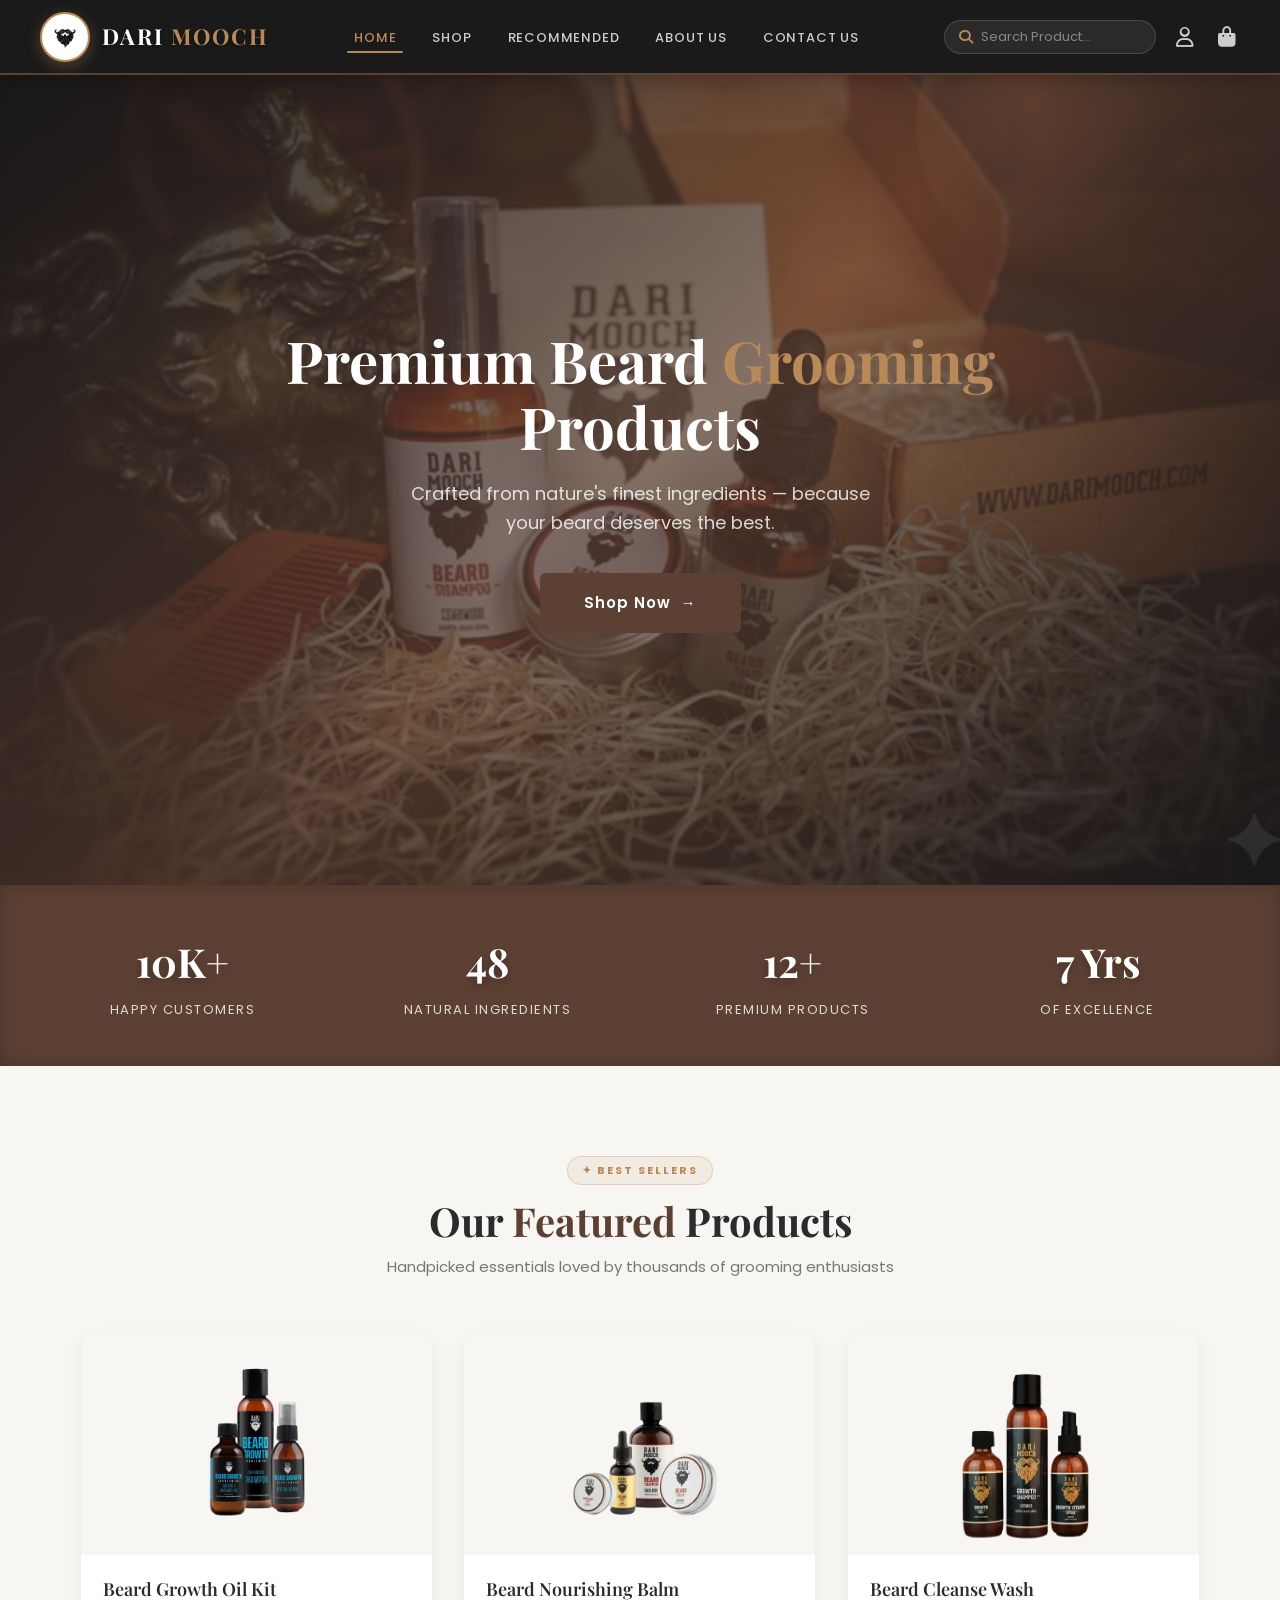
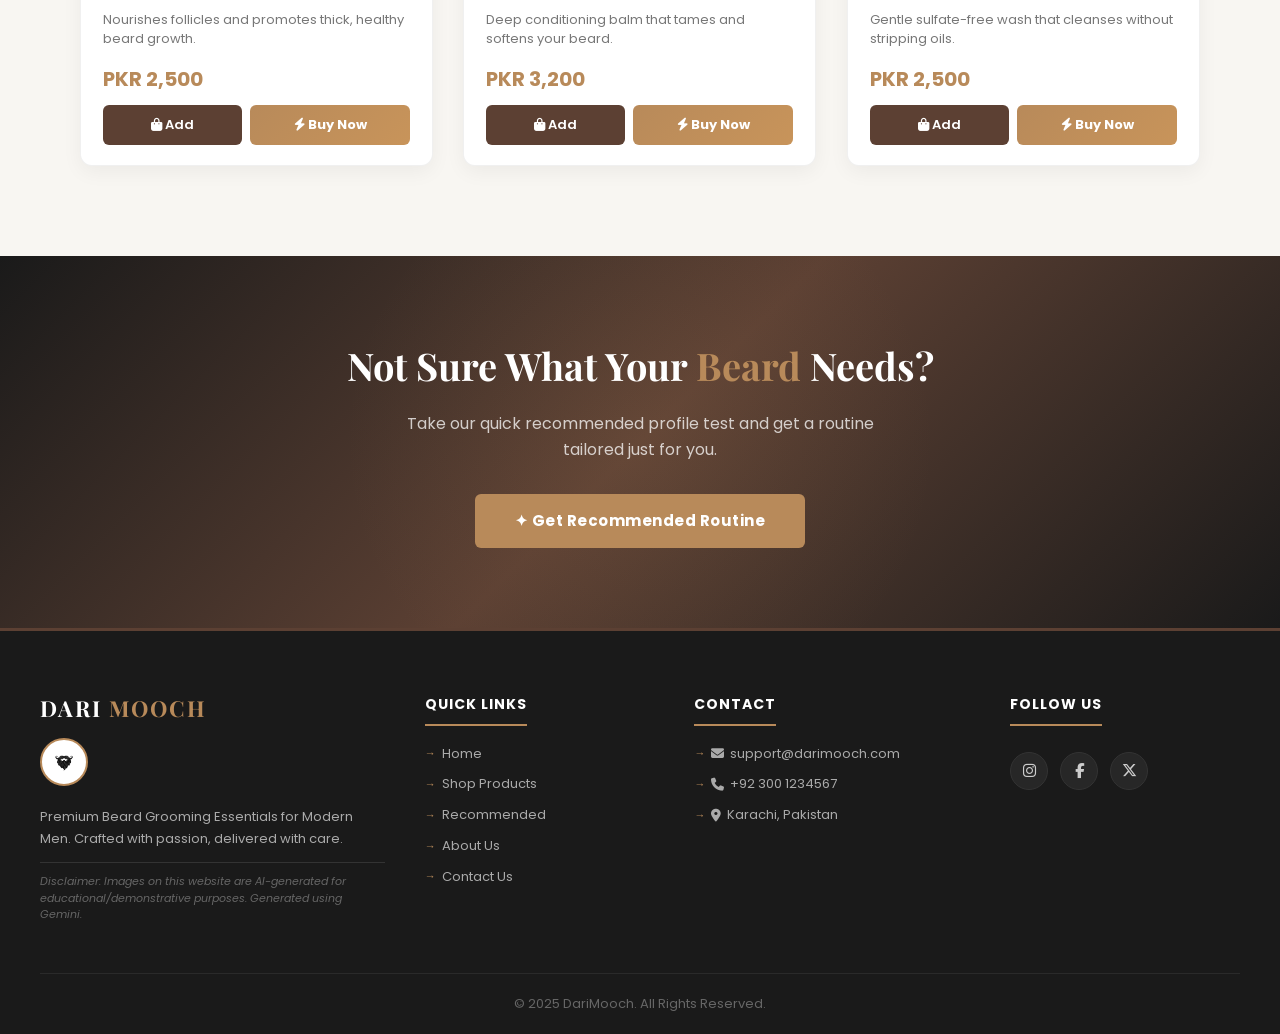
<file: index.html>
<!DOCTYPE html>
<html lang="en">

<head>
  <meta charset="UTF-8" />
  <meta name="viewport" content="width=device-width, initial-scale=1.0" />
  <title>Dari Mooch — Home of Premium Beard Grooming</title>
  <meta name="description"
    content="Dari Mooch - Premium Beard Grooming Essentials for Modern Men. Shop oils, balms, washes, and styling products." />
  <link rel="stylesheet" href="css/shared.css" />
  <link rel="stylesheet" href="css/pg1.css" />
  <link rel="stylesheet" href="https://cdnjs.cloudflare.com/ajax/libs/font-awesome/6.5.0/css/all.min.css" />
</head>

<body>



  <!-- NAVBAR -->
  <nav class="navbar">
    <a href="index.html" class="logo">
      <img src="images/image4.png" alt="Dari Mooch Logo" />
      <h1>DARI <span>MOOCH</span></h1>
    </a>
    <ul class="nav-links">
      <li><a href="index.html" class="active" id="nav-home">HOME</a></li>
      <li><a href="pg3.html" id="nav-shop">SHOP</a></li>
      <li><a href="unique_feature.html" id="nav-quiz">RECOMMENDED</a></li>
      <li><a href="page8.html" id="nav-about">ABOUT US</a></li>
      <li><a href="page9.html" id="nav-contact">CONTACT US</a></li>
    </ul>
    <div class="right-section">
      <div class="search-box">
        <i class="fa fa-search"></i>
        <input type="text" placeholder="Search Product..." />
      </div>
      <i class="fa-regular fa-user icon-btn"></i>
      <a href="pg5.html" class="icon-btn">
        <i class="fa-solid fa-bag-shopping"></i>
        <span class="cart-badge" id="cartBadge">0</span>
      </a>
    </div>
  </nav>

  <!-- HERO -->
  <section class="hero">
    <div class="hero-3d-elements">
      <div class="orb orb-1"></div>
      <div class="orb orb-2"></div>
      <div class="orb orb-3"></div>
    </div>
    <div class="hero-content">

      <h2>Premium Beard <span>Grooming</span> Products</h2>
      <p>Crafted from nature's finest ingredients — because your beard deserves the best.</p>
      <a href="pg3.html" class="btn">Shop Now &nbsp;→</a>
    </div>
  </section>

  <!-- STATS STRIP -->
  <div class="stats-strip">
    <div class="stat-item">
      <div class="stat-num">10K+</div>
      <div class="stat-label">Happy Customers</div>
    </div>
    <div class="stat-item">
      <div class="stat-num">100%</div>
      <div class="stat-label">Natural Ingredients</div>
    </div>
    <div class="stat-item">
      <div class="stat-num">12+</div>
      <div class="stat-label">Premium Products</div>
    </div>
    <div class="stat-item">
      <div class="stat-num">7 Yrs</div>
      <div class="stat-label">Of Excellence</div>
    </div>
  </div>

  <!-- FEATURED PRODUCTS -->
  <section class="featured">
    <div class="section-header">
      <div class="section-badge">✦ Best Sellers</div>
      <h3>Our <span>Featured</span> Products</h3>
      <p class="section-subtitle">Handpicked essentials loved by thousands of grooming enthusiasts</p>
    </div>
    <div class="products">

      <div class="product">
        <div class="product-img-wrap">
          <img src="images/image1.png" alt="Beard Growth Oil" />
          <div class="product-overlay">
            <button class="overlay-btn" onclick="window.location.href='pg4.html?id=oil-01'">View Details</button>
          </div>
        </div>
        <div class="product-info">
          <h4>Beard Growth Oil Kit</h4>
          <p class="product-desc">Nourishes follicles and promotes thick, healthy beard growth.</p>
          <div class="product-footer">
            <div class="product-footer-top">
              <span class="price">PKR 2,500</span>
            </div>
            <div class="product-footer-btns">
              <button class="add-cart-btn"
                onclick="addToCart('oil-01','Beard Growth Oil Kit',2500,'images/image1.png')">
                <i class="fa-solid fa-bag-shopping"></i> Add
              </button>
              <button class="buy-now-home-btn"
                onclick="buyNow('oil-01','Beard Growth Oil Kit',2500,'images/image1.png')">
                <i class="fa-solid fa-bolt"></i> Buy Now
              </button>
            </div>
          </div>
        </div>
      </div>

      <div class="product">
        <div class="product-img-wrap">
          <img src="images/image2.png" alt="Beard Nourishing Balm" />
          <div class="product-overlay">
            <button class="overlay-btn" onclick="window.location.href='pg4.html?id=balm-01'">View Details</button>
          </div>
        </div>
        <div class="product-info">
          <h4>Beard Nourishing Balm</h4>
          <p class="product-desc">Deep conditioning balm that tames and softens your beard.</p>
          <div class="product-footer">
            <div class="product-footer-top">
              <span class="price">PKR 3,200</span>
            </div>
            <div class="product-footer-btns">
              <button class="add-cart-btn"
                onclick="addToCart('balm-01','Beard Nourishing Balm',3200,'images/image2.png')">
                <i class="fa-solid fa-bag-shopping"></i> Add
              </button>
              <button class="buy-now-home-btn"
                onclick="buyNow('balm-01','Beard Nourishing Balm',3200,'images/image2.png')">
                <i class="fa-solid fa-bolt"></i> Buy Now
              </button>
            </div>
          </div>
        </div>
      </div>

      <div class="product">
        <div class="product-img-wrap">
          <img src="images/image3.png" alt="Beard Cleanse Wash" />
          <div class="product-overlay">
            <button class="overlay-btn" onclick="window.location.href='pg4.html?id=wash-01'">View Details</button>
          </div>
        </div>
        <div class="product-info">
          <h4>Beard Cleanse Wash</h4>
          <p class="product-desc">Gentle sulfate-free wash that cleanses without stripping oils.</p>
          <div class="product-footer">
            <div class="product-footer-top">
              <span class="price">PKR 2,500</span>
            </div>
            <div class="product-footer-btns">
              <button class="add-cart-btn" onclick="addToCart('wash-01','Beard Cleanse Wash',2500,'images/image3.png')">
                <i class="fa-solid fa-bag-shopping"></i> Add
              </button>
              <button class="buy-now-home-btn"
                onclick="buyNow('wash-01','Beard Cleanse Wash',2500,'images/image3.png')">
                <i class="fa-solid fa-bolt"></i> Buy Now
              </button>
            </div>
          </div>
        </div>
      </div>

    </div>
  </section>

  <!-- QUIZ BANNER -->
  <section class="quiz-banner">
    <div class="quiz-banner-content">
      <h3>Not Sure What Your <span>Beard</span> Needs?</h3>
      <p>Take our quick recommended profile test and get a routine tailored just for you.</p>
      <a href="unique_feature.html" class="quiz-btn">✦ Get Recommended Routine</a>
    </div>
  </section>

  <!-- FOOTER -->
  <footer class="dm-footer">
    <div class="dm-footer-container">
      <div class="dm-footer-col">
        <div class="dm-brand-title">DARI <span>MOOCH</span></div>
        <img src="images/image4.png" alt="Dari Mooch Logo"
          style="height: 48px; width: 48px; border-radius: 50%; margin-bottom: 12px; border: 2px solid var(--accent-color); background: #fff; padding: 3px;" />
        <p class="dm-footer-text">Premium Beard Grooming Essentials for Modern Men. Crafted with passion, delivered with
          care.</p>
        <div class="dm-ai-disclaimer">Disclaimer: Images on this website are AI-generated for educational/demonstrative
          purposes. Generated using Gemini.</div>
      </div>
      <div class="dm-footer-col">
        <div class="dm-footer-heading">Quick Links</div>
        <ul class="dm-footer-list">
          <li><a href="index.html">Home</a></li>
          <li><a href="pg3.html">Shop Products</a></li>
          <li><a href="unique_feature.html">Recommended</a></li>
          <li><a href="page8.html">About Us</a></li>
          <li><a href="page9.html">Contact Us</a></li>
        </ul>
      </div>
      <div class="dm-footer-col">
        <div class="dm-footer-heading">Contact</div>
        <ul class="dm-footer-list">
          <li><a href="mailto:support@darimooch.com"><i class="fa-solid fa-envelope"></i> support@darimooch.com</a></li>
          <li><a href="tel:+923001234567"><i class="fa-solid fa-phone"></i> +92 300 1234567</a></li>
          <li><a href="#"><i class="fa-solid fa-location-dot"></i> Karachi, Pakistan</a></li>
        </ul>
      </div>
      <div class="dm-footer-col">
        <div class="dm-footer-heading">Follow Us</div>
        <div class="dm-social-icons">
          <a href="#" target="_blank"><i class="fa-brands fa-instagram"></i></a>
          <a href="#" target="_blank"><i class="fa-brands fa-facebook-f"></i></a>
          <a href="#" target="_blank"><i class="fa-brands fa-x-twitter"></i></a>
        </div>
      </div>
    </div>
    <div class="dm-footer-bottom">© 2025 DariMooch. All Rights Reserved.</div>
  </footer>

  <script src="js/shared.js"></script>
</body>

</html>
</file>
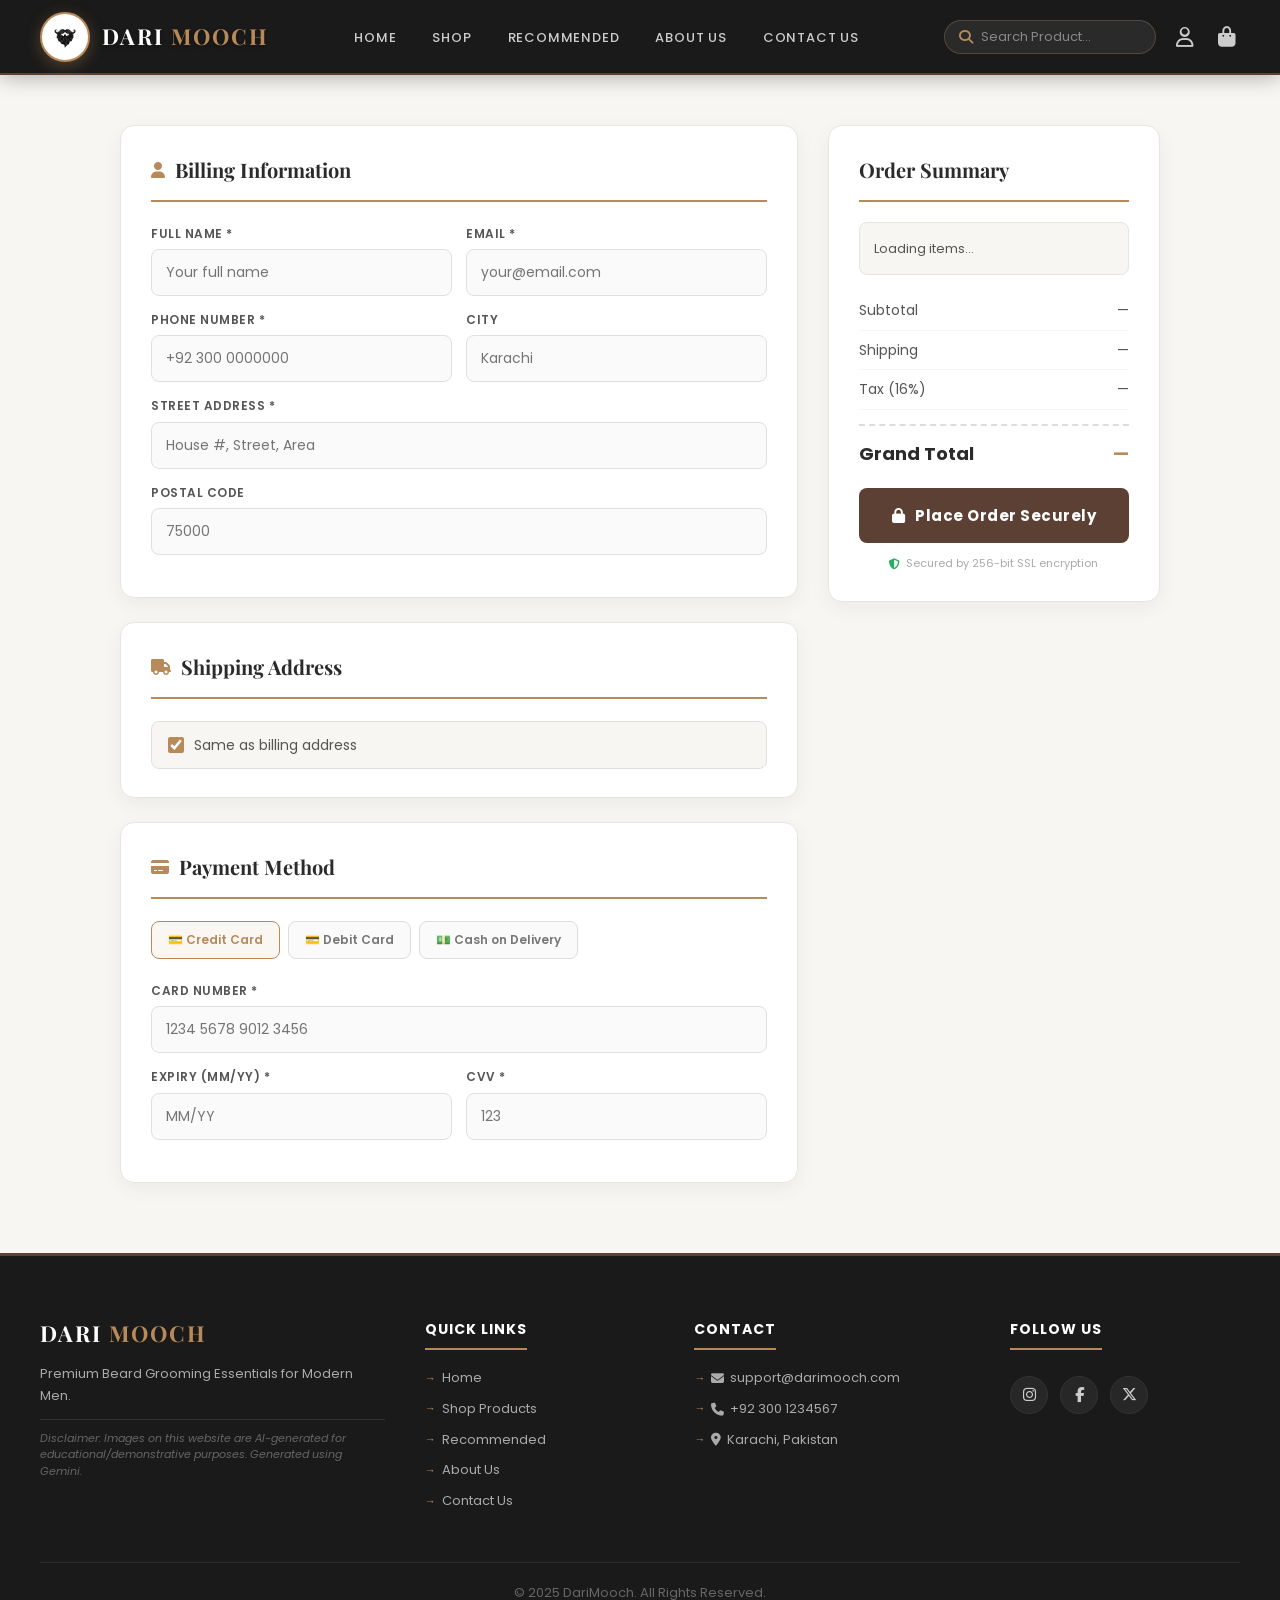
<file: page10.html>
<!DOCTYPE html>
<html lang="en">
<head>
  <meta charset="UTF-8"/>
  <meta name="viewport" content="width=device-width, initial-scale=1.0"/>
  <title>Dari Mooch — Checkout</title>
  <link rel="stylesheet" href="css/shared.css"/>
  <link rel="stylesheet" href="css/page10.css"/>
  <link rel="stylesheet" href="https://cdnjs.cloudflare.com/ajax/libs/font-awesome/6.5.0/css/all.min.css"/>
</head>
<body>
<nav class="navbar">
  <a href="index.html" class="logo">
    <img src="images/image4.png" alt="Dari Mooch Logo"/>
    <h1>DARI <span>MOOCH</span></h1>
  </a>
  <ul class="nav-links">
    <li><a href="index.html">HOME</a></li>
    <li><a href="pg3.html">SHOP</a></li>
    <li><a href="unique_feature.html">RECOMMENDED</a></li>
    <li><a href="page8.html">ABOUT US</a></li>
    <li><a href="page9.html">CONTACT US</a></li>
  </ul>
  <div class="right-section">
    <div class="search-box">
      <i class="fa fa-search"></i>
      <input type="text" placeholder="Search Product..."/>
    </div>
    <i class="fa-regular fa-user icon-btn"></i>
    <a href="pg5.html" class="icon-btn">
      <i class="fa-solid fa-bag-shopping"></i>
      <span class="cart-badge" id="cartBadge">0</span>
    </a>
  </div>
</nav>

<div class="checkout-container">
  <!-- FORMS -->
  <div class="checkout-forms">

    <!-- BILLING -->
    <div class="checkout-card">
      <h3><i class="fa-solid fa-user"></i> Billing Information</h3>
      <div class="form-row">
        <div class="form-field">
          <label for="fullName">Full Name *</label>
          <input type="text" id="fullName" placeholder="Your full name"/>
        </div>
        <div class="form-field">
          <label for="emailAddr">Email *</label>
          <input type="email" id="emailAddr" placeholder="your@email.com"/>
        </div>
      </div>
      <div class="form-row">
        <div class="form-field">
          <label for="phoneNum">Phone Number *</label>
          <input type="tel" id="phoneNum" placeholder="+92 300 0000000"/>
        </div>
        <div class="form-field">
          <label for="city">City</label>
          <input type="text" id="city" placeholder="Karachi"/>
        </div>
      </div>
      <div class="form-field">
        <label for="address">Street Address *</label>
        <input type="text" id="address" placeholder="House #, Street, Area"/>
      </div>
      <div class="form-field">
        <label for="postal">Postal Code</label>
        <input type="text" id="postal" placeholder="75000"/>
      </div>
    </div>

    <!-- SHIPPING -->
    <div class="checkout-card">
      <h3><i class="fa-solid fa-truck"></i> Shipping Address</h3>
      <label class="same-address-label">
        <input type="checkbox" id="sameAsbilling" checked/>
        Same as billing address
      </label>
      <div id="shippingFields" class="hidden" style="margin-top:16px;">
        <div class="form-field"><label>Full Name</label><input type="text" placeholder="Recipient name"/></div>
        <div class="form-field"><label>Address</label><input type="text" placeholder="Shipping address"/></div>
        <div class="form-field"><label>City</label><input type="text" placeholder="City"/></div>
      </div>
    </div>

    <!-- PAYMENT -->
    <div class="checkout-card">
      <h3><i class="fa-solid fa-credit-card"></i> Payment Method</h3>
      <div class="payment-tabs">
        <button class="pay-tab active">💳 Credit Card</button>
        <button class="pay-tab">💳 Debit Card</button>
        <button class="pay-tab">💵 Cash on Delivery</button>
      </div>
      <div class="form-field">
        <label for="cardNumber">Card Number *</label>
        <input type="text" id="cardNumber" placeholder="1234 5678 9012 3456" maxlength="19"/>
      </div>
      <div class="form-row">
        <div class="form-field">
          <label for="expiry">Expiry (MM/YY) *</label>
          <input type="text" id="expiry" placeholder="MM/YY" maxlength="5"/>
        </div>
        <div class="form-field">
          <label for="cvv">CVV *</label>
          <input type="text" id="cvv" placeholder="123" maxlength="3"/>
        </div>
      </div>
    </div>

  </div>

  <!-- ORDER SUMMARY -->
  <div class="order-summary-panel checkout-card">
    <h3>Order Summary</h3>
    <div class="items-ordered-list" id="coItems">Loading items…</div>

    <div class="co-price-row"><span>Subtotal</span><span id="coSubtotal">—</span></div>
    <div class="co-price-row"><span>Shipping</span><span id="coShipping">—</span></div>
    <div class="co-price-row"><span>Tax (16%)</span><span id="coTax">—</span></div>

    <div class="total"><span>Grand Total</span><span id="coTotal">—</span></div>

    <button id="placeOrderBtn" class="place-order-btn">
      <i class="fa-solid fa-lock"></i> Place Order Securely
    </button>

    <div class="ssl-notice">
      <i class="fa-solid fa-shield-halved" style="color:#27ae60;"></i>
      Secured by 256-bit SSL encryption
    </div>
  </div>
</div>

<footer class="dm-footer">
  <div class="dm-footer-container">
    <div class="dm-footer-col">
      <div class="dm-brand-title">DARI <span>MOOCH</span></div>
      <p class="dm-footer-text">Premium Beard Grooming Essentials for Modern Men.</p>
      <div class="dm-ai-disclaimer">Disclaimer: Images on this website are AI-generated for educational/demonstrative purposes. Generated using Gemini.</div>
    </div>
    <div class="dm-footer-col">
      <div class="dm-footer-heading">Quick Links</div>
      <ul class="dm-footer-list">
        <li><a href="index.html">Home</a></li>
        <li><a href="pg3.html">Shop Products</a></li>
        <li><a href="unique_feature.html">Recommended</a></li>
        <li><a href="page8.html">About Us</a></li>
        <li><a href="page9.html">Contact Us</a></li>
      </ul>
    </div>
    <div class="dm-footer-col">
      <div class="dm-footer-heading">Contact</div>
      <ul class="dm-footer-list">
        <li><a href="mailto:support@darimooch.com"><i class="fa-solid fa-envelope"></i> support@darimooch.com</a></li>
        <li><a href="tel:+923001234567"><i class="fa-solid fa-phone"></i> +92 300 1234567</a></li>
        <li><a href="#"><i class="fa-solid fa-location-dot"></i> Karachi, Pakistan</a></li>
      </ul>
    </div>
    <div class="dm-footer-col">
      <div class="dm-footer-heading">Follow Us</div>
      <div class="dm-social-icons">
        <a href="#" target="_blank"><i class="fa-brands fa-instagram"></i></a>
        <a href="#" target="_blank"><i class="fa-brands fa-facebook-f"></i></a>
        <a href="#" target="_blank"><i class="fa-brands fa-x-twitter"></i></a>
      </div>
    </div>
  </div>
  <div class="dm-footer-bottom">© 2025 DariMooch. All Rights Reserved.</div>
</footer>

<script src="js/shared.js"></script>
<script src="js/page10.js"></script>
</body>
</html>
</file>
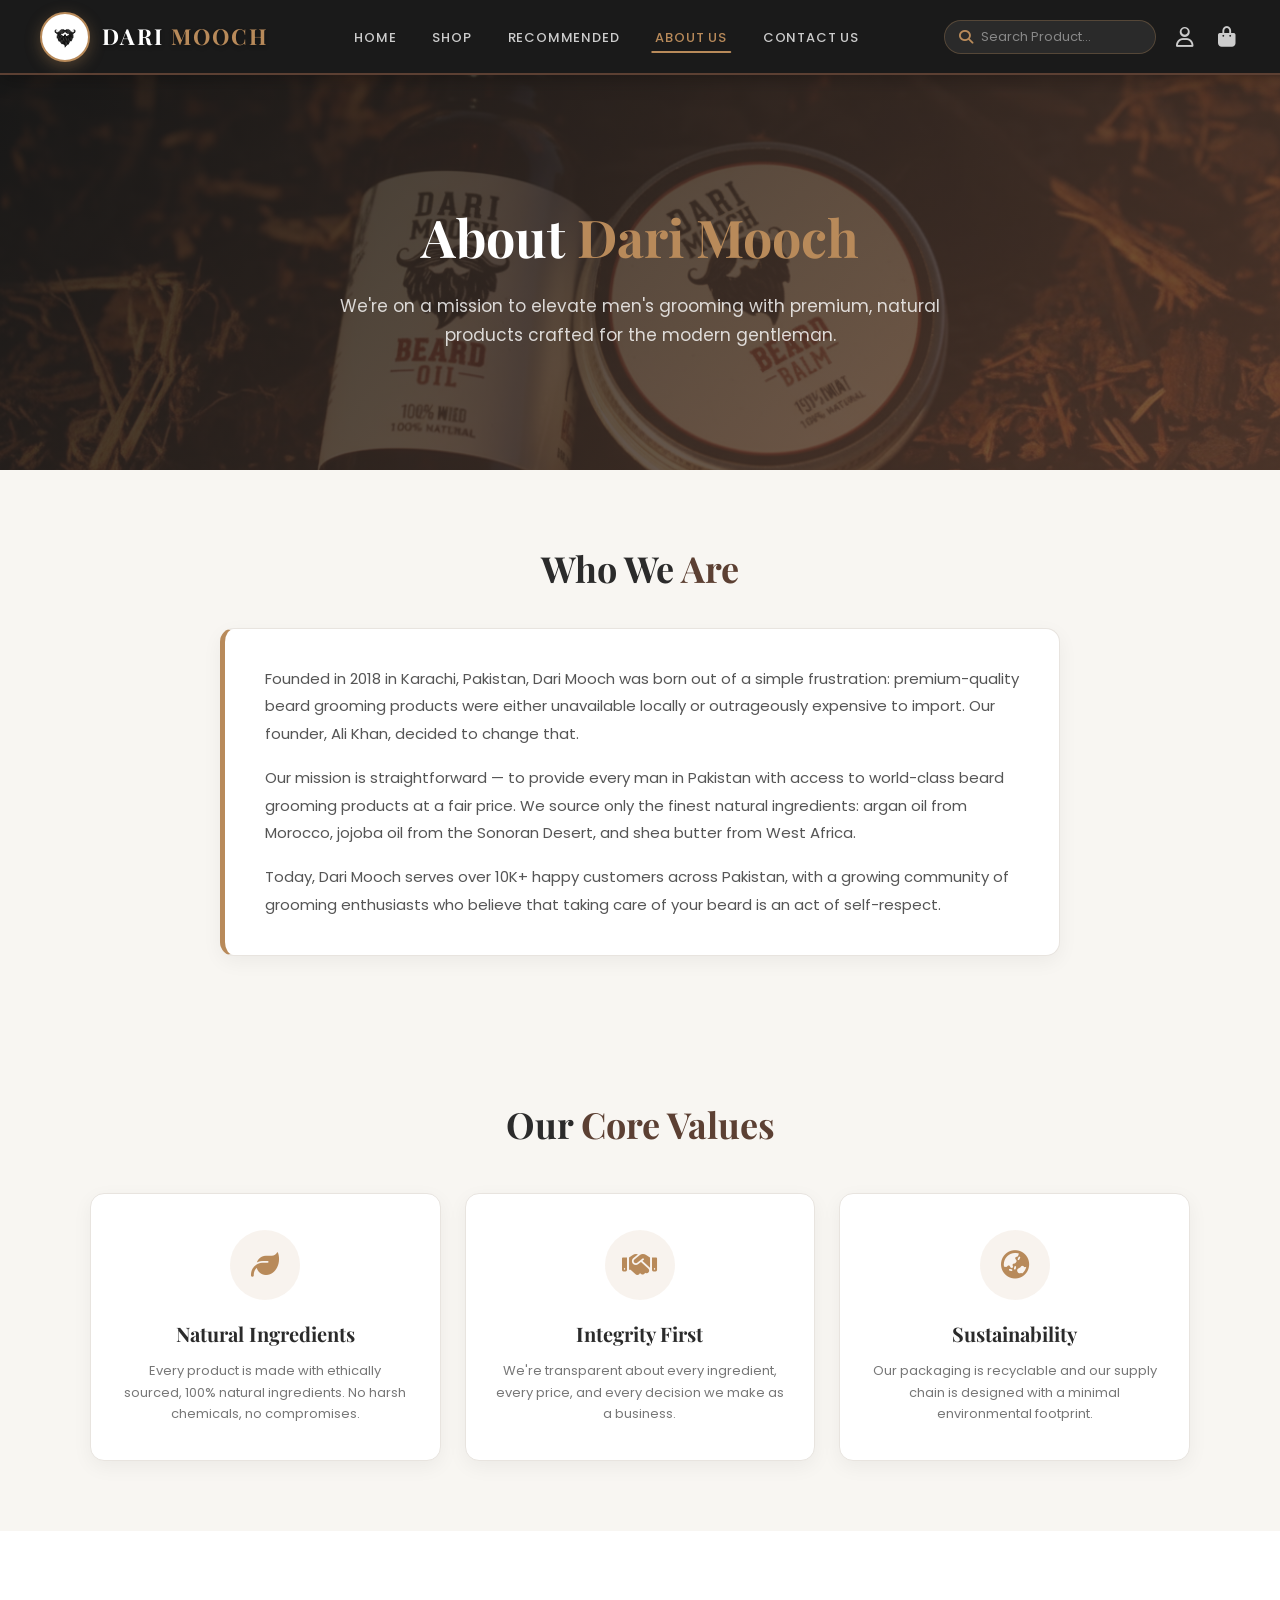
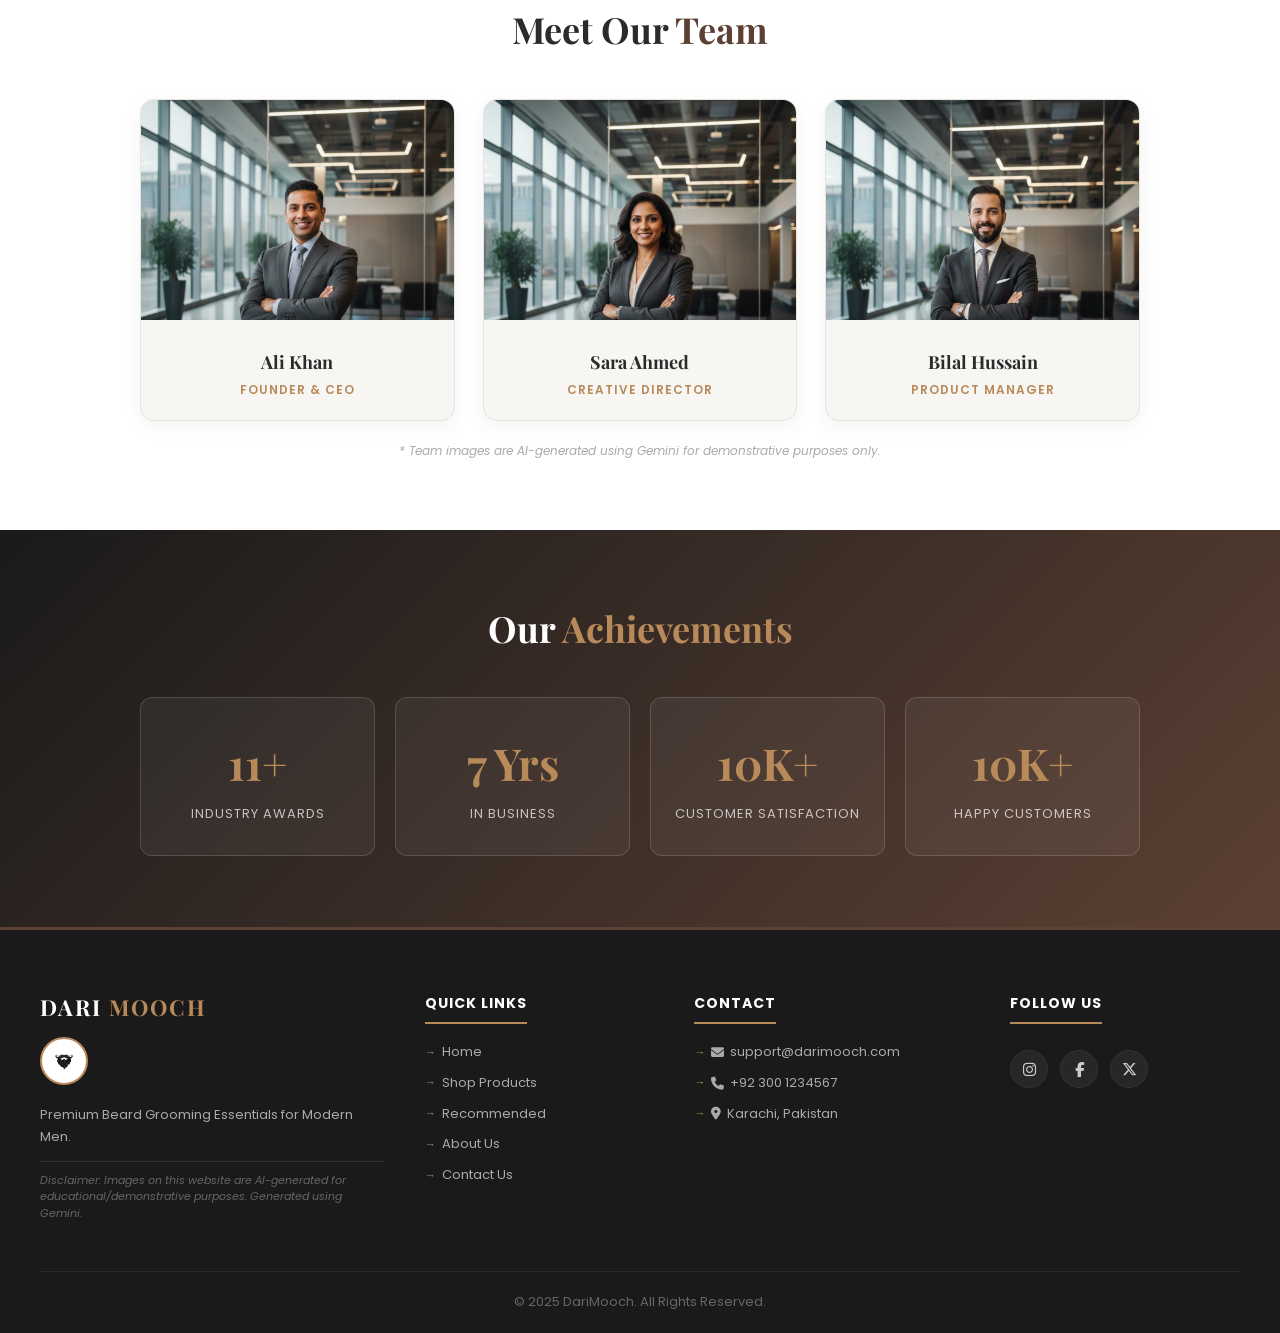
<file: page8.html>
<!DOCTYPE html>
<html lang="en">
<head>
  <meta charset="UTF-8"/>
  <meta name="viewport" content="width=device-width, initial-scale=1.0"/>
  <title>Dari Mooch — About Us</title>
  <meta name="description" content="Learn about Dari Mooch — our story, values, team and achievements in premium beard grooming."/>
  <link rel="stylesheet" href="css/shared.css"/>
  <link rel="stylesheet" href="css/page8.css"/>
  <link rel="stylesheet" href="https://cdnjs.cloudflare.com/ajax/libs/font-awesome/6.5.0/css/all.min.css"/>
</head>
<body>
<nav class="navbar">
  <a href="index.html" class="logo">
    <img src="images/image4.png" alt="Dari Mooch Logo"/>
    <h1>DARI <span>MOOCH</span></h1>
  </a>
  <ul class="nav-links">
    <li><a href="index.html">HOME</a></li>
    <li><a href="pg3.html">SHOP</a></li>
    <li><a href="unique_feature.html">RECOMMENDED</a></li>
    <li><a href="page8.html" class="active">ABOUT US</a></li>
    <li><a href="page9.html">CONTACT US</a></li>
  </ul>
  <div class="right-section">
    <div class="search-box">
      <i class="fa fa-search"></i>
      <input type="text" placeholder="Search Product..."/>
    </div>
    <i class="fa-regular fa-user icon-btn"></i>
    <a href="pg5.html" class="icon-btn">
      <i class="fa-solid fa-bag-shopping"></i>
      <span class="cart-badge" id="cartBadge">0</span>
    </a>
  </div>
</nav>

<!-- ABOUT HERO -->
<section class="about-hero">
  <div class="about-hero-content">
    <h1>About <span>Dari Mooch</span></h1>
    <p>We're on a mission to elevate men's grooming with premium, natural products crafted for the modern gentleman.</p>
  </div>
</section>

<!-- COMPANY STORY -->
<section class="about-section">
  <h2 class="section-title">Who We <span>Are</span></h2>
  <div class="story-box">
    <p>Founded in 2018 in Karachi, Pakistan, Dari Mooch was born out of a simple frustration: premium-quality beard grooming products were either unavailable locally or outrageously expensive to import. Our founder, Ali Khan, decided to change that.</p>
    <p>Our mission is straightforward — to provide every man in Pakistan with access to world-class beard grooming products at a fair price. We source only the finest natural ingredients: argan oil from Morocco, jojoba oil from the Sonoran Desert, and shea butter from West Africa.</p>
    <p>Today, Dari Mooch serves over 10K+ happy customers across Pakistan, with a growing community of grooming enthusiasts who believe that taking care of your beard is an act of self-respect.</p>
  </div>
</section>

<!-- VALUES -->
<section class="values-section">
  <h2 class="section-title">Our <span>Core Values</span></h2>
  <div class="values-grid">
    <div class="value-card">
      <div class="value-icon"><i class="fa-solid fa-leaf"></i></div>
      <h4>Natural Ingredients</h4>
      <p>Every product is made with ethically sourced, 100% natural ingredients. No harsh chemicals, no compromises.</p>
    </div>
    <div class="value-card">
      <div class="value-icon"><i class="fa-solid fa-handshake"></i></div>
      <h4>Integrity First</h4>
      <p>We're transparent about every ingredient, every price, and every decision we make as a business.</p>
    </div>
    <div class="value-card">
      <div class="value-icon"><i class="fa-solid fa-earth-asia"></i></div>
      <h4>Sustainability</h4>
      <p>Our packaging is recyclable and our supply chain is designed with a minimal environmental footprint.</p>
    </div>
  </div>
</section>

<!-- TEAM -->
<section class="team-section">
  <h2 class="section-title">Meet Our <span>Team</span></h2>
  <div class="team-grid">
    <div class="team-member">
      <img src="team images/Gemini_Generated_Image_6s8g2w6s8g2w6s8g.png" alt="Ali Khan — Founder & CEO" class="team-member-img"/>
      <div class="team-member-info">
        <h4>Ali Khan</h4>
        <div class="role">Founder & CEO</div>
      </div>
    </div>
    <div class="team-member">
      <img src="team images/Gemini_Generated_Image_c1ucxxc1ucxxc1uc.png" alt="Sara Ahmed — Creative Director" class="team-member-img"/>
      <div class="team-member-info">
        <h4>Sara Ahmed</h4>
        <div class="role">Creative Director</div>
      </div>
    </div>
    <div class="team-member">
      <img src="team images/Gemini_Generated_Image_tsohh2tsohh2tsoh.png" alt="Bilal Hussain — Product Manager" class="team-member-img"/>
      <div class="team-member-info">
        <h4>Bilal Hussain</h4>
        <div class="role">Product Manager</div>
      </div>
    </div>
  </div>
  <p class="team-ai-note">* Team images are AI-generated using Gemini for demonstrative purposes only.</p>
</section>

<!-- ACHIEVEMENTS -->
<section class="achievements-section">
  <h2 class="section-title">Our <span>Achievements</span></h2>
  <div class="stats-grid">
    <div class="stat-box">
      <div class="stat-number">12+</div>
      <div class="stat-label">Industry Awards</div>
    </div>
    <div class="stat-box">
      <div class="stat-number">7 Yrs</div>
      <div class="stat-label">In Business</div>
    </div>
    <div class="stat-box">
      <div class="stat-number">10K+</div>
      <div class="stat-label">Customer Satisfaction</div>
    </div>
    <div class="stat-box">
      <div class="stat-number">10K+</div>
      <div class="stat-label">Happy Customers</div>
    </div>
  </div>
</section>

<footer class="dm-footer">
  <div class="dm-footer-container">
    <div class="dm-footer-col">
      <div class="dm-brand-title">DARI <span>MOOCH</span></div>
      <img src="images/image4.png" alt="Dari Mooch Logo" style="height: 48px; width: 48px; border-radius: 50%; margin-bottom: 12px; border: 2px solid var(--accent-color); background: #fff; padding: 3px;"/>
      <p class="dm-footer-text">Premium Beard Grooming Essentials for Modern Men.</p>
      <div class="dm-ai-disclaimer">Disclaimer: Images on this website are AI-generated for educational/demonstrative purposes. Generated using Gemini.</div>
    </div>
    <div class="dm-footer-col">
      <div class="dm-footer-heading">Quick Links</div>
      <ul class="dm-footer-list">
        <li><a href="index.html">Home</a></li>
        <li><a href="pg3.html">Shop Products</a></li>
        <li><a href="unique_feature.html">Recommended</a></li>
        <li><a href="page8.html">About Us</a></li>
        <li><a href="page9.html">Contact Us</a></li>
      </ul>
    </div>
    <div class="dm-footer-col">
      <div class="dm-footer-heading">Contact</div>
      <ul class="dm-footer-list">
        <li><a href="mailto:support@darimooch.com"><i class="fa-solid fa-envelope"></i> support@darimooch.com</a></li>
        <li><a href="tel:+923001234567"><i class="fa-solid fa-phone"></i> +92 300 1234567</a></li>
        <li><a href="#"><i class="fa-solid fa-location-dot"></i> Karachi, Pakistan</a></li>
      </ul>
    </div>
    <div class="dm-footer-col">
      <div class="dm-footer-heading">Follow Us</div>
      <div class="dm-social-icons">
        <a href="#" target="_blank"><i class="fa-brands fa-instagram"></i></a>
        <a href="#" target="_blank"><i class="fa-brands fa-facebook-f"></i></a>
        <a href="#" target="_blank"><i class="fa-brands fa-x-twitter"></i></a>
      </div>
    </div>
  </div>
  <div class="dm-footer-bottom">© 2025 DariMooch. All Rights Reserved.</div>
</footer>

<script src="js/shared.js"></script>
</body>
</html>
</file>
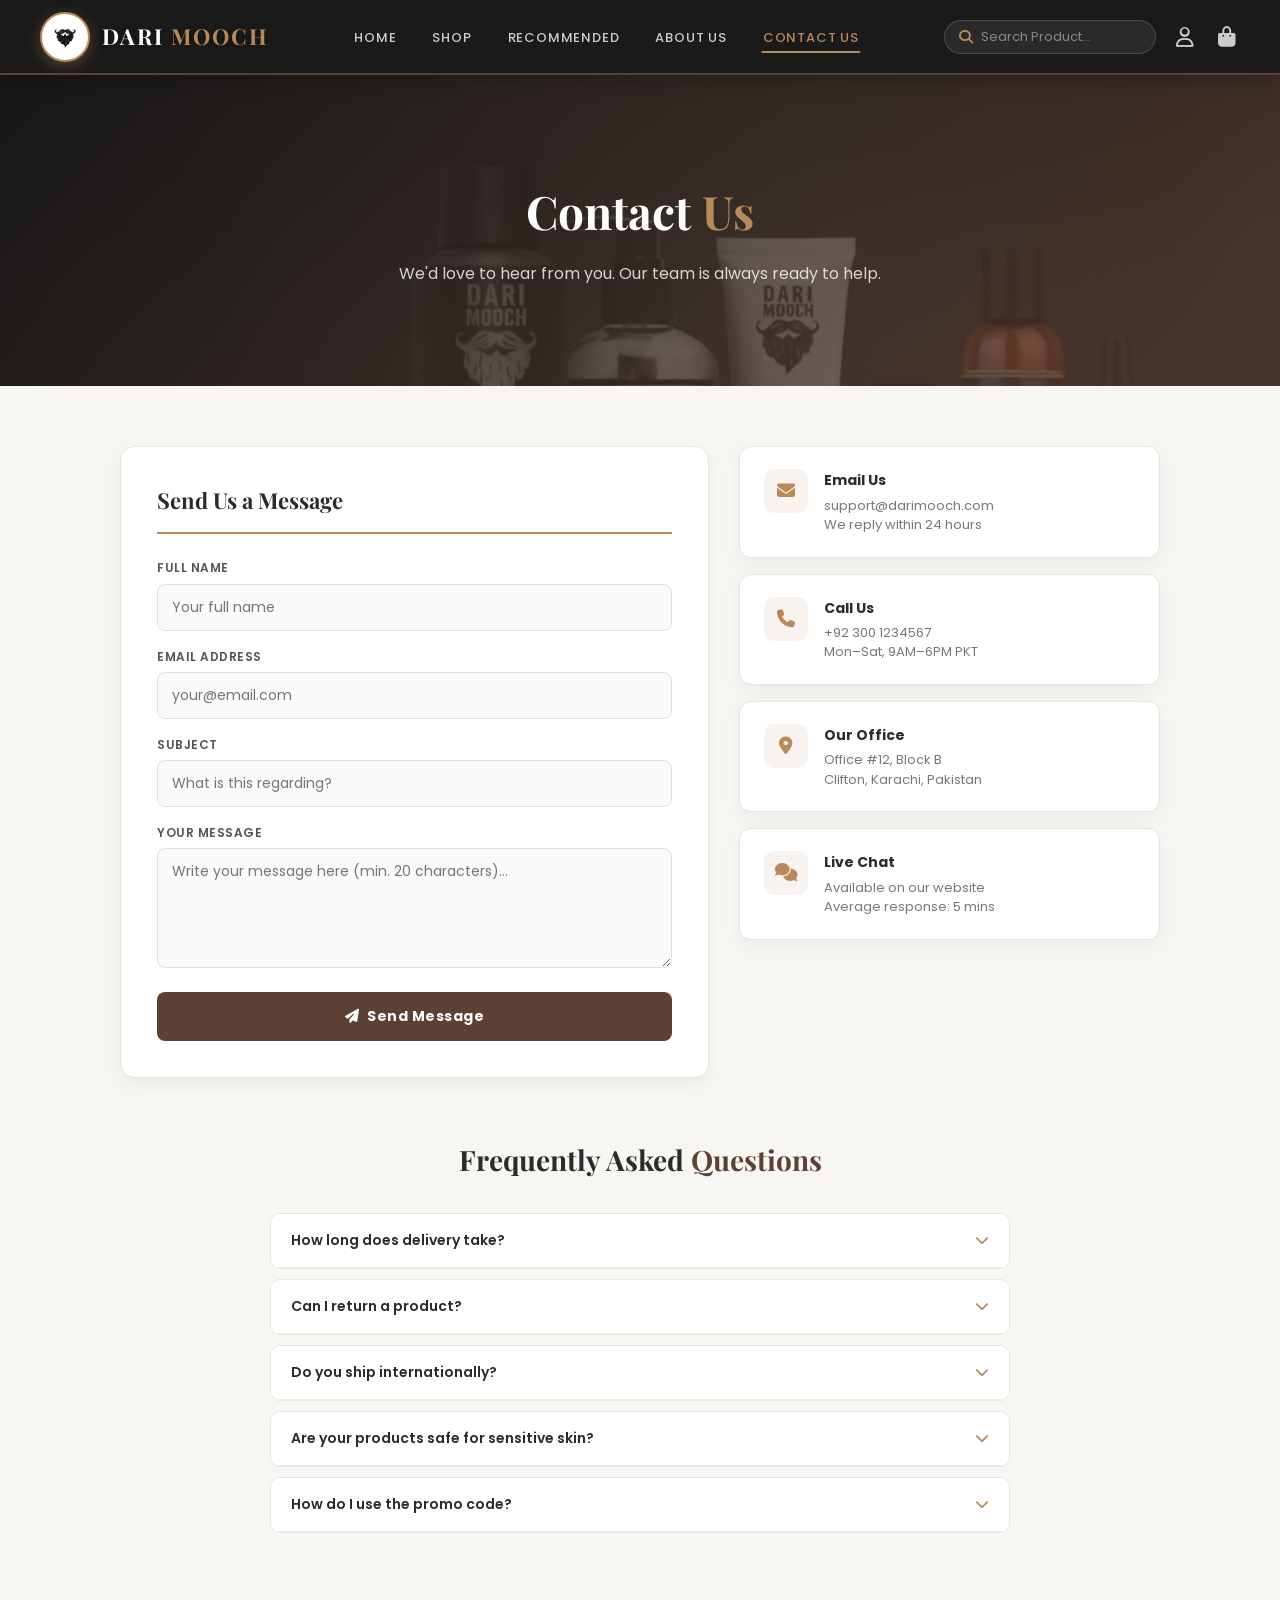
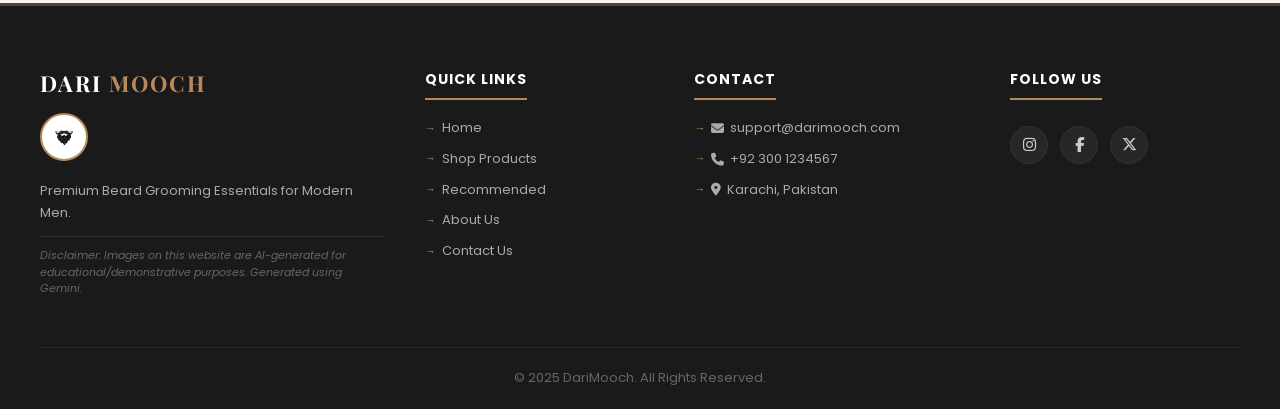
<file: page9.html>
<!DOCTYPE html>
<html lang="en">
<head>
  <meta charset="UTF-8"/>
  <meta name="viewport" content="width=device-width, initial-scale=1.0"/>
  <title>Dari Mooch — Contact Us</title>
  <meta name="description" content="Get in touch with Dari Mooch — we're here to help with your grooming questions."/>
  <link rel="stylesheet" href="css/shared.css"/>
  <link rel="stylesheet" href="css/page9.css"/>
  <link rel="stylesheet" href="https://cdnjs.cloudflare.com/ajax/libs/font-awesome/6.5.0/css/all.min.css"/>
</head>
<body>
<nav class="navbar">
  <a href="index.html" class="logo">
    <img src="images/image4.png" alt="Dari Mooch Logo"/>
    <h1>DARI <span>MOOCH</span></h1>
  </a>
  <ul class="nav-links">
    <li><a href="index.html">HOME</a></li>
    <li><a href="pg3.html">SHOP</a></li>
    <li><a href="unique_feature.html">RECOMMENDED</a></li>
    <li><a href="page8.html">ABOUT US</a></li>
    <li><a href="page9.html" class="active">CONTACT US</a></li>
  </ul>
  <div class="right-section">
    <div class="search-box">
      <i class="fa fa-search"></i>
      <input type="text" placeholder="Search Product..."/>
    </div>
    <i class="fa-regular fa-user icon-btn"></i>
    <a href="pg5.html" class="icon-btn">
      <i class="fa-solid fa-bag-shopping"></i>
      <span class="cart-badge" id="cartBadge">0</span>
    </a>
  </div>
</nav>

<section class="contact-hero">
  <div class="contact-hero-content">
    <h1>Contact <span>Us</span></h1>
    <p>We'd love to hear from you. Our team is always ready to help.</p>
  </div>
</section>

<div class="contact-layout">
  <!-- FORM -->
  <div class="contact-form-card">
    <h3>Send Us a Message</h3>
    <form id="contactForm">
      <div class="form-group">
        <label for="contactName">Full Name</label>
        <input type="text" id="contactName" placeholder="Your full name"/>
      </div>
      <div class="form-group">
        <label for="contactEmail">Email Address</label>
        <input type="email" id="contactEmail" placeholder="your@email.com"/>
      </div>
      <div class="form-group">
        <label for="contactSubject">Subject</label>
        <input type="text" id="contactSubject" placeholder="What is this regarding?"/>
      </div>
      <div class="form-group">
        <label for="contactMessage">Your Message</label>
        <textarea id="contactMessage" placeholder="Write your message here (min. 20 characters)..."></textarea>
      </div>
      <button type="submit" class="submit-btn">
        <i class="fa-solid fa-paper-plane"></i> Send Message
      </button>
    </form>
  </div>

  <!-- INFO CARDS -->
  <div class="contact-info-col">
    <div class="info-card">
      <div class="info-icon"><i class="fa-solid fa-envelope"></i></div>
      <div class="info-text">
        <h4>Email Us</h4>
        <p>support@darimooch.com<br/>We reply within 24 hours</p>
      </div>
    </div>
    <div class="info-card">
      <div class="info-icon"><i class="fa-solid fa-phone"></i></div>
      <div class="info-text">
        <h4>Call Us</h4>
        <p>+92 300 1234567<br/>Mon–Sat, 9AM–6PM PKT</p>
      </div>
    </div>
    <div class="info-card">
      <div class="info-icon"><i class="fa-solid fa-location-dot"></i></div>
      <div class="info-text">
        <h4>Our Office</h4>
        <p>Office #12, Block B<br/>Clifton, Karachi, Pakistan</p>
      </div>
    </div>
    <div class="info-card">
      <div class="info-icon"><i class="fa-solid fa-comments"></i></div>
      <div class="info-text">
        <h4>Live Chat</h4>
        <p>Available on our website<br/>Average response: 5 mins</p>
      </div>
    </div>
  </div>
</div>

<!-- FAQ -->
<section class="faq-section">
  <h3>Frequently Asked <span>Questions</span></h3>

  <div class="faq-item">
    <button class="faq-question">How long does delivery take? <i class="fa-solid fa-chevron-down"></i></button>
    <div class="faq-answer"><p>Standard delivery takes 3–5 business days across major cities in Pakistan. Remote areas may take 5–7 days.</p></div>
  </div>
  <div class="faq-item">
    <button class="faq-question">Can I return a product? <i class="fa-solid fa-chevron-down"></i></button>
    <div class="faq-answer"><p>Yes! We offer a 14-day hassle-free return policy. Contact our support team with your order details to initiate a return.</p></div>
  </div>
  <div class="faq-item">
    <button class="faq-question">Do you ship internationally? <i class="fa-solid fa-chevron-down"></i></button>
    <div class="faq-answer"><p>Currently we ship within Pakistan only. International shipping is planned for launch in 2026.</p></div>
  </div>
  <div class="faq-item">
    <button class="faq-question">Are your products safe for sensitive skin? <i class="fa-solid fa-chevron-down"></i></button>
    <div class="faq-answer"><p>All our products are dermatologically tested and made with 100% natural ingredients. They are safe for all skin types.</p></div>
  </div>
  <div class="faq-item">
    <button class="faq-question">How do I use the promo code? <i class="fa-solid fa-chevron-down"></i></button>
    <div class="faq-answer"><p>Enter the code <strong>DARIMOOCH30</strong> in the promo field on the cart page to get 30% off your order.</p></div>
  </div>
</section>

<footer class="dm-footer">
  <div class="dm-footer-container">
    <div class="dm-footer-col">
      <div class="dm-brand-title">DARI <span>MOOCH</span></div>
      <img src="images/image4.png" alt="Dari Mooch Logo" style="height: 48px; width: 48px; border-radius: 50%; margin-bottom: 12px; border: 2px solid var(--accent-color); background: #fff; padding: 3px;"/>
      <p class="dm-footer-text">Premium Beard Grooming Essentials for Modern Men.</p>
      <div class="dm-ai-disclaimer">Disclaimer: Images on this website are AI-generated for educational/demonstrative purposes. Generated using Gemini.</div>
    </div>
    <div class="dm-footer-col">
      <div class="dm-footer-heading">Quick Links</div>
      <ul class="dm-footer-list">
        <li><a href="index.html">Home</a></li>
        <li><a href="pg3.html">Shop Products</a></li>
        <li><a href="unique_feature.html">Recommended</a></li>
        <li><a href="page8.html">About Us</a></li>
        <li><a href="page9.html">Contact Us</a></li>
      </ul>
    </div>
    <div class="dm-footer-col">
      <div class="dm-footer-heading">Contact</div>
      <ul class="dm-footer-list">
        <li><a href="mailto:support@darimooch.com"><i class="fa-solid fa-envelope"></i> support@darimooch.com</a></li>
        <li><a href="tel:+923001234567"><i class="fa-solid fa-phone"></i> +92 300 1234567</a></li>
        <li><a href="#"><i class="fa-solid fa-location-dot"></i> Karachi, Pakistan</a></li>
      </ul>
    </div>
    <div class="dm-footer-col">
      <div class="dm-footer-heading">Follow Us</div>
      <div class="dm-social-icons">
        <a href="#" target="_blank"><i class="fa-brands fa-instagram"></i></a>
        <a href="#" target="_blank"><i class="fa-brands fa-facebook-f"></i></a>
        <a href="#" target="_blank"><i class="fa-brands fa-x-twitter"></i></a>
      </div>
    </div>
  </div>
  <div class="dm-footer-bottom">© 2025 DariMooch. All Rights Reserved.</div>
</footer>

<script src="js/shared.js"></script>
<script src="js/page9.js"></script>
</body>
</html>
</file>
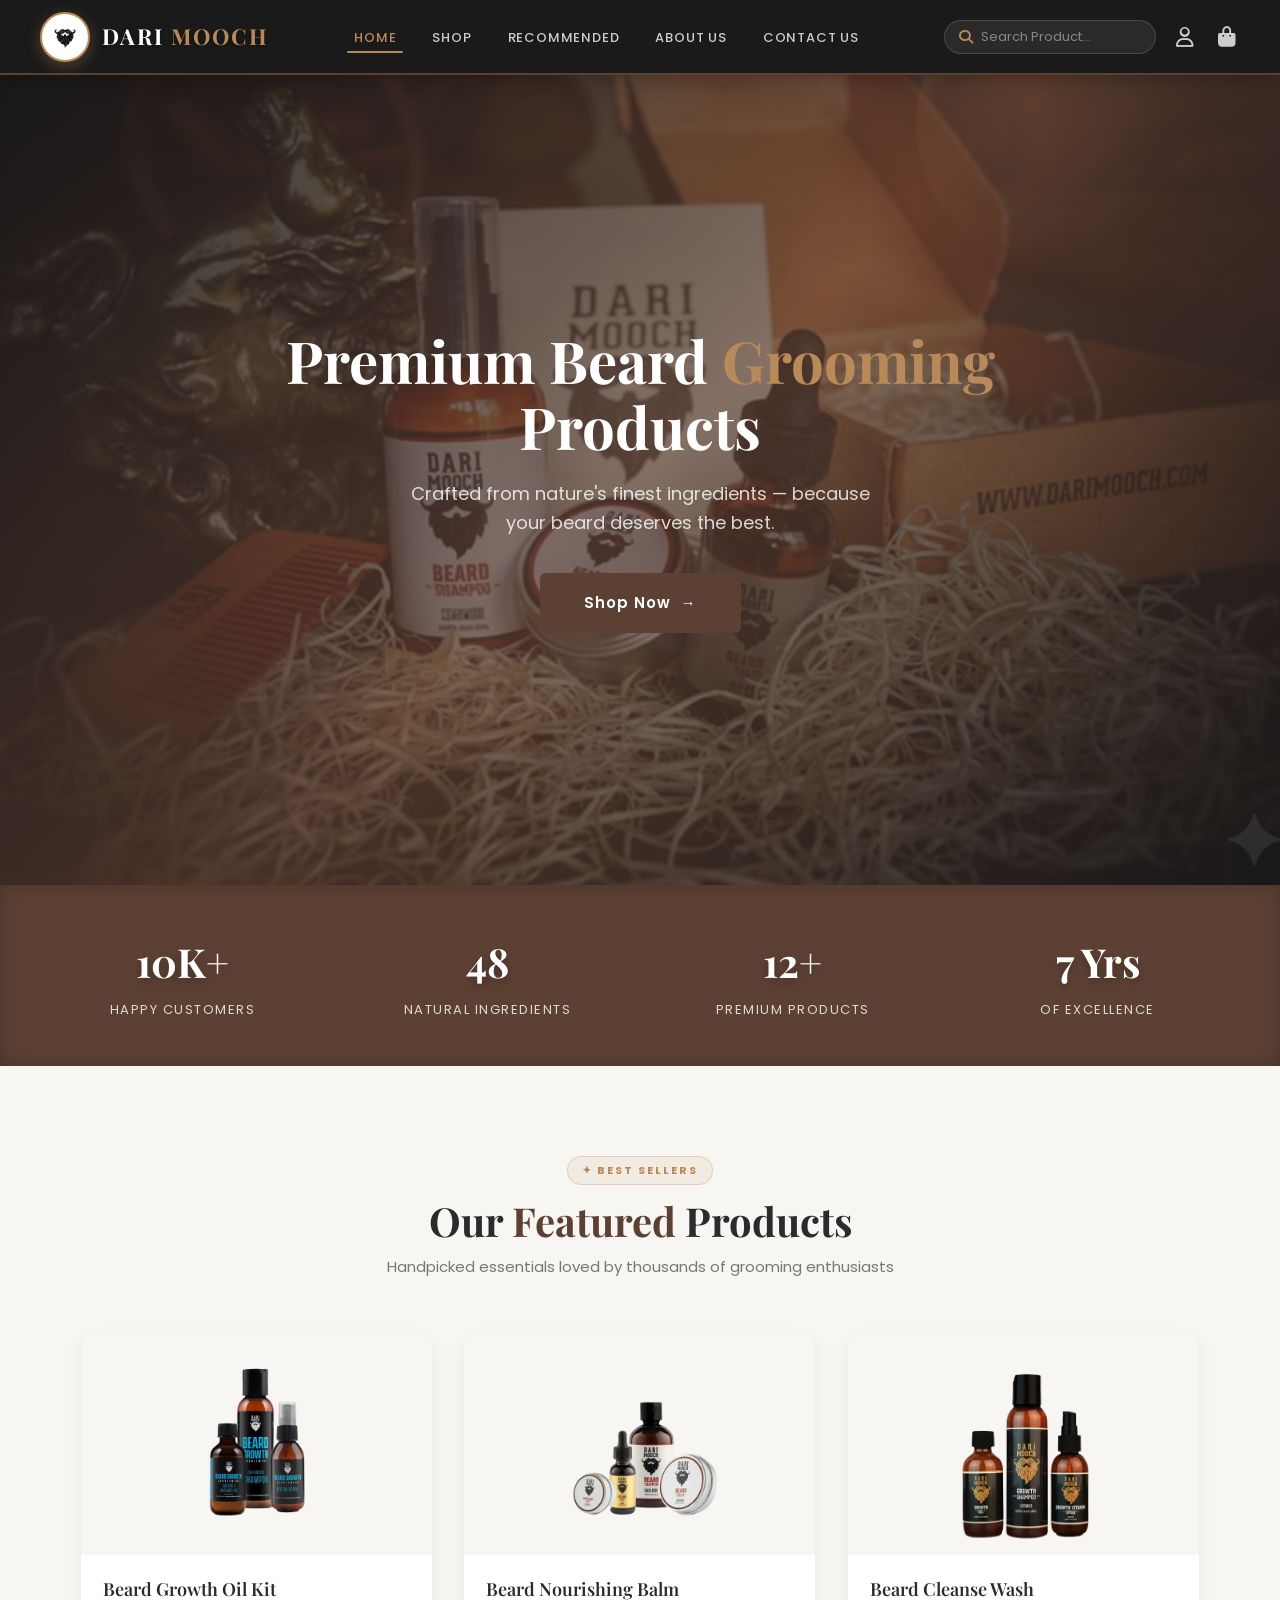
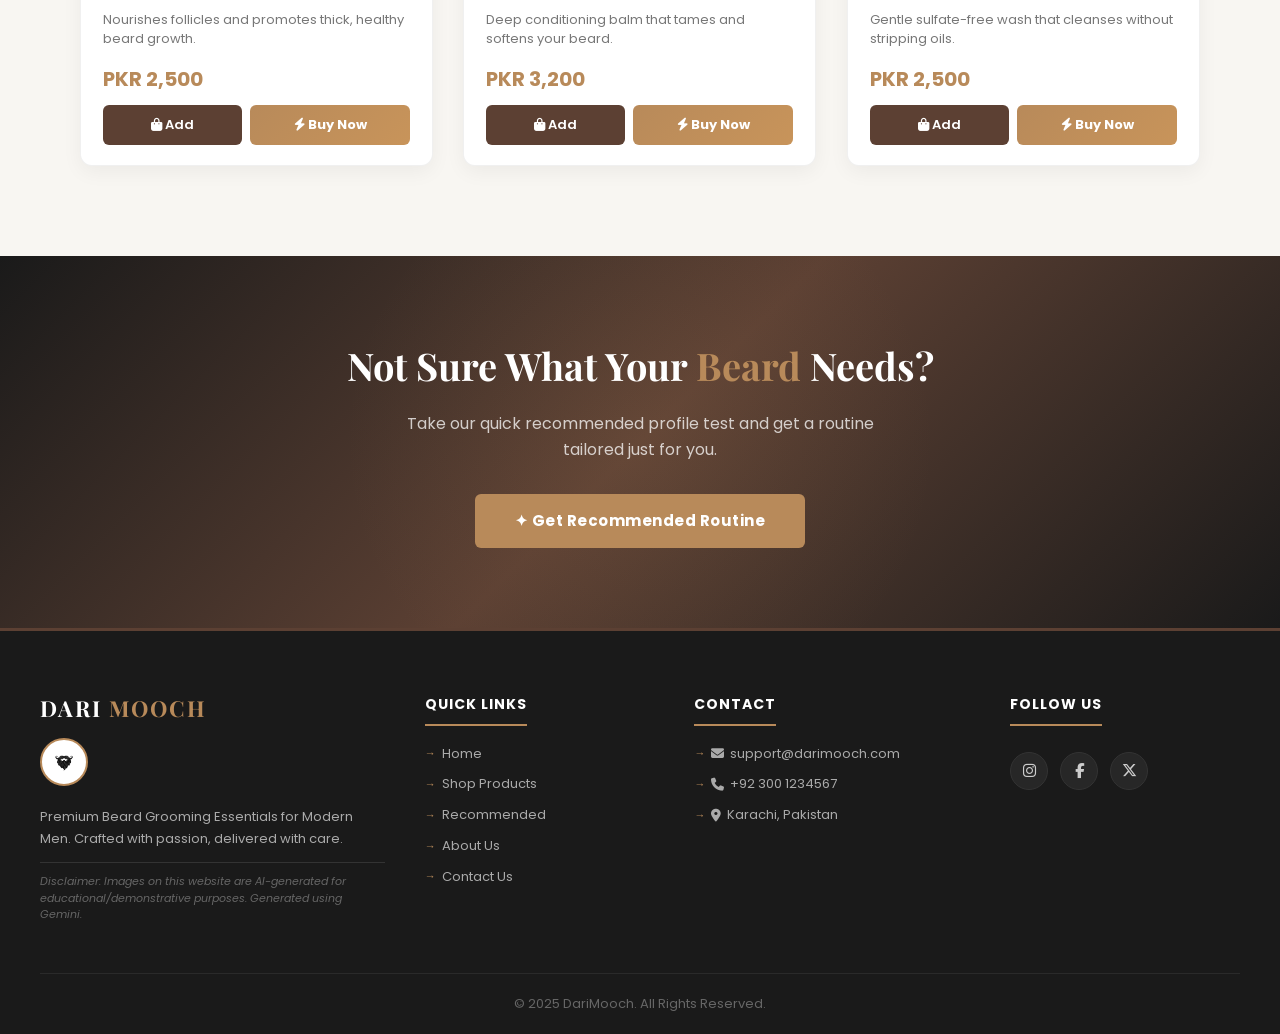
<file: pg1.html>
<!DOCTYPE html>
<html lang="en">
<head>
  <meta charset="UTF-8"/>
  <meta name="viewport" content="width=device-width, initial-scale=1.0"/>
  <title>Dari Mooch — Home of Premium Beard Grooming</title>
  <meta name="description" content="Dari Mooch - Premium Beard Grooming Essentials for Modern Men. Shop oils, balms, washes, and styling products."/>
  <link rel="stylesheet" href="css/shared.css"/>
  <link rel="stylesheet" href="css/pg1.css"/>
  <link rel="stylesheet" href="https://cdnjs.cloudflare.com/ajax/libs/font-awesome/6.5.0/css/all.min.css"/>
</head>
<body>

<!-- NAVBAR -->
<nav class="navbar">
  <a href="pg1.html" class="logo">
    <img src="images/image4.png" alt="Dari Mooch Logo"/>
    <h1>DARI <span>MOOCH</span></h1>
  </a>
  <ul class="nav-links">
    <li><a href="pg1.html" class="active" id="nav-home">HOME</a></li>
    <li><a href="pg3.html" id="nav-shop">SHOP</a></li>
    <li><a href="unique_feature.html" id="nav-quiz">RECOMMENDED</a></li>
    <li><a href="page8.html" id="nav-about">ABOUT US</a></li>
    <li><a href="page9.html" id="nav-contact">CONTACT US</a></li>
  </ul>
  <div class="right-section">
    <div class="search-box">
      <i class="fa fa-search"></i>
      <input type="text" placeholder="Search Product..."/>
    </div>
    <i class="fa-regular fa-user icon-btn"></i>
    <a href="pg5.html" class="icon-btn">
      <i class="fa-solid fa-bag-shopping"></i>
      <span class="cart-badge" id="cartBadge">0</span>
    </a>
  </div>
</nav>

<!-- HERO -->
<section class="hero">
  <div class="hero-3d-elements">
    <div class="orb orb-1"></div>
    <div class="orb orb-2"></div>
    <div class="orb orb-3"></div>
  </div>
  <div class="hero-content">

    <h2>Premium Beard <span>Grooming</span> Products</h2>
    <p>Crafted from nature's finest ingredients — because your beard deserves the best.</p>
    <a href="pg3.html" class="btn">Shop Now &nbsp;→</a>
  </div>
</section>

<!-- STATS STRIP -->
<div class="stats-strip">
  <div class="stat-item"><div class="stat-num">10K+</div><div class="stat-label">Happy Customers</div></div>
  <div class="stat-item"><div class="stat-num">100%</div><div class="stat-label">Natural Ingredients</div></div>
  <div class="stat-item"><div class="stat-num">12+</div><div class="stat-label">Premium Products</div></div>
  <div class="stat-item"><div class="stat-num">7 Yrs</div><div class="stat-label">Of Excellence</div></div>
</div>

<!-- FEATURED PRODUCTS -->
<section class="featured">
  <div class="section-header">
    <div class="section-badge">✦ Best Sellers</div>
    <h3>Our <span>Featured</span> Products</h3>
    <p class="section-subtitle">Handpicked essentials loved by thousands of grooming enthusiasts</p>
  </div>
  <div class="products">

    <div class="product">
      <div class="product-img-wrap">
        <img src="images/image1.png" alt="Beard Growth Oil"/>
        <div class="product-overlay">
          <button class="overlay-btn" onclick="window.location.href='pg4.html?id=oil-01'">View Details</button>
        </div>
      </div>
      <div class="product-info">
        <h4>Beard Growth Oil Kit</h4>
        <p class="product-desc">Nourishes follicles and promotes thick, healthy beard growth.</p>
        <div class="product-footer">
          <div class="product-footer-top">
            <span class="price">PKR 2,500</span>
          </div>
          <div class="product-footer-btns">
            <button class="add-cart-btn" onclick="addToCart('oil-01','Beard Growth Oil Kit',2500,'images/image1.png')">
              <i class="fa-solid fa-bag-shopping"></i> Add
            </button>
            <button class="buy-now-home-btn" onclick="buyNow('oil-01','Beard Growth Oil Kit',2500,'images/image1.png')">
              <i class="fa-solid fa-bolt"></i> Buy Now
            </button>
          </div>
        </div>
      </div>
    </div>

    <div class="product">
      <div class="product-img-wrap">
        <img src="images/image2.png" alt="Beard Nourishing Balm"/>
        <div class="product-overlay">
          <button class="overlay-btn" onclick="window.location.href='pg4.html?id=balm-01'">View Details</button>
        </div>
      </div>
      <div class="product-info">
        <h4>Beard Nourishing Balm</h4>
        <p class="product-desc">Deep conditioning balm that tames and softens your beard.</p>
        <div class="product-footer">
          <div class="product-footer-top">
            <span class="price">PKR 3,200</span>
          </div>
          <div class="product-footer-btns">
            <button class="add-cart-btn" onclick="addToCart('balm-01','Beard Nourishing Balm',3200,'images/image2.png')">
              <i class="fa-solid fa-bag-shopping"></i> Add
            </button>
            <button class="buy-now-home-btn" onclick="buyNow('balm-01','Beard Nourishing Balm',3200,'images/image2.png')">
              <i class="fa-solid fa-bolt"></i> Buy Now
            </button>
          </div>
        </div>
      </div>
    </div>

    <div class="product">
      <div class="product-img-wrap">
        <img src="images/image3.png" alt="Beard Cleanse Wash"/>
        <div class="product-overlay">
          <button class="overlay-btn" onclick="window.location.href='pg4.html?id=wash-01'">View Details</button>
        </div>
      </div>
      <div class="product-info">
        <h4>Beard Cleanse Wash</h4>
        <p class="product-desc">Gentle sulfate-free wash that cleanses without stripping oils.</p>
        <div class="product-footer">
          <div class="product-footer-top">
            <span class="price">PKR 2,500</span>
          </div>
          <div class="product-footer-btns">
            <button class="add-cart-btn" onclick="addToCart('wash-01','Beard Cleanse Wash',2500,'images/image3.png')">
              <i class="fa-solid fa-bag-shopping"></i> Add
            </button>
            <button class="buy-now-home-btn" onclick="buyNow('wash-01','Beard Cleanse Wash',2500,'images/image3.png')">
              <i class="fa-solid fa-bolt"></i> Buy Now
            </button>
          </div>
        </div>
      </div>
    </div>

  </div>
</section>

<!-- QUIZ BANNER -->
<section class="quiz-banner">
  <div class="quiz-banner-content">
    <h3>Not Sure What Your <span>Beard</span> Needs?</h3>
    <p>Take our quick recommended profile test and get a routine tailored just for you.</p>
    <a href="unique_feature.html" class="quiz-btn">✦ Get Recommended Routine</a>
  </div>
</section>

<!-- FOOTER -->
<footer class="dm-footer">
  <div class="dm-footer-container">
    <div class="dm-footer-col">
      <div class="dm-brand-title">DARI <span>MOOCH</span></div>
      <img src="images/image4.png" alt="Dari Mooch Logo" style="height: 48px; width: 48px; border-radius: 50%; margin-bottom: 12px; border: 2px solid var(--accent-color); background: #fff; padding: 3px;"/>
      <p class="dm-footer-text">Premium Beard Grooming Essentials for Modern Men. Crafted with passion, delivered with care.</p>
      <div class="dm-ai-disclaimer">Disclaimer: Images on this website are AI-generated for educational/demonstrative purposes. Generated using Gemini.</div>
    </div>
    <div class="dm-footer-col">
      <div class="dm-footer-heading">Quick Links</div>
      <ul class="dm-footer-list">
        <li><a href="pg1.html">Home</a></li>
        <li><a href="pg3.html">Shop Products</a></li>
        <li><a href="unique_feature.html">Recommended</a></li>
        <li><a href="page8.html">About Us</a></li>
        <li><a href="page9.html">Contact Us</a></li>
      </ul>
    </div>
    <div class="dm-footer-col">
      <div class="dm-footer-heading">Contact</div>
      <ul class="dm-footer-list">
        <li><a href="mailto:support@darimooch.com"><i class="fa-solid fa-envelope"></i> support@darimooch.com</a></li>
        <li><a href="tel:+923001234567"><i class="fa-solid fa-phone"></i> +92 300 1234567</a></li>
        <li><a href="#"><i class="fa-solid fa-location-dot"></i> Karachi, Pakistan</a></li>
      </ul>
    </div>
    <div class="dm-footer-col">
      <div class="dm-footer-heading">Follow Us</div>
      <div class="dm-social-icons">
        <a href="#" target="_blank"><i class="fa-brands fa-instagram"></i></a>
        <a href="#" target="_blank"><i class="fa-brands fa-facebook-f"></i></a>
        <a href="#" target="_blank"><i class="fa-brands fa-x-twitter"></i></a>
      </div>
    </div>
  </div>
  <div class="dm-footer-bottom">© 2025 DariMooch. All Rights Reserved.</div>
</footer>

<script src="js/shared.js"></script>
</body>
</html>
</file>
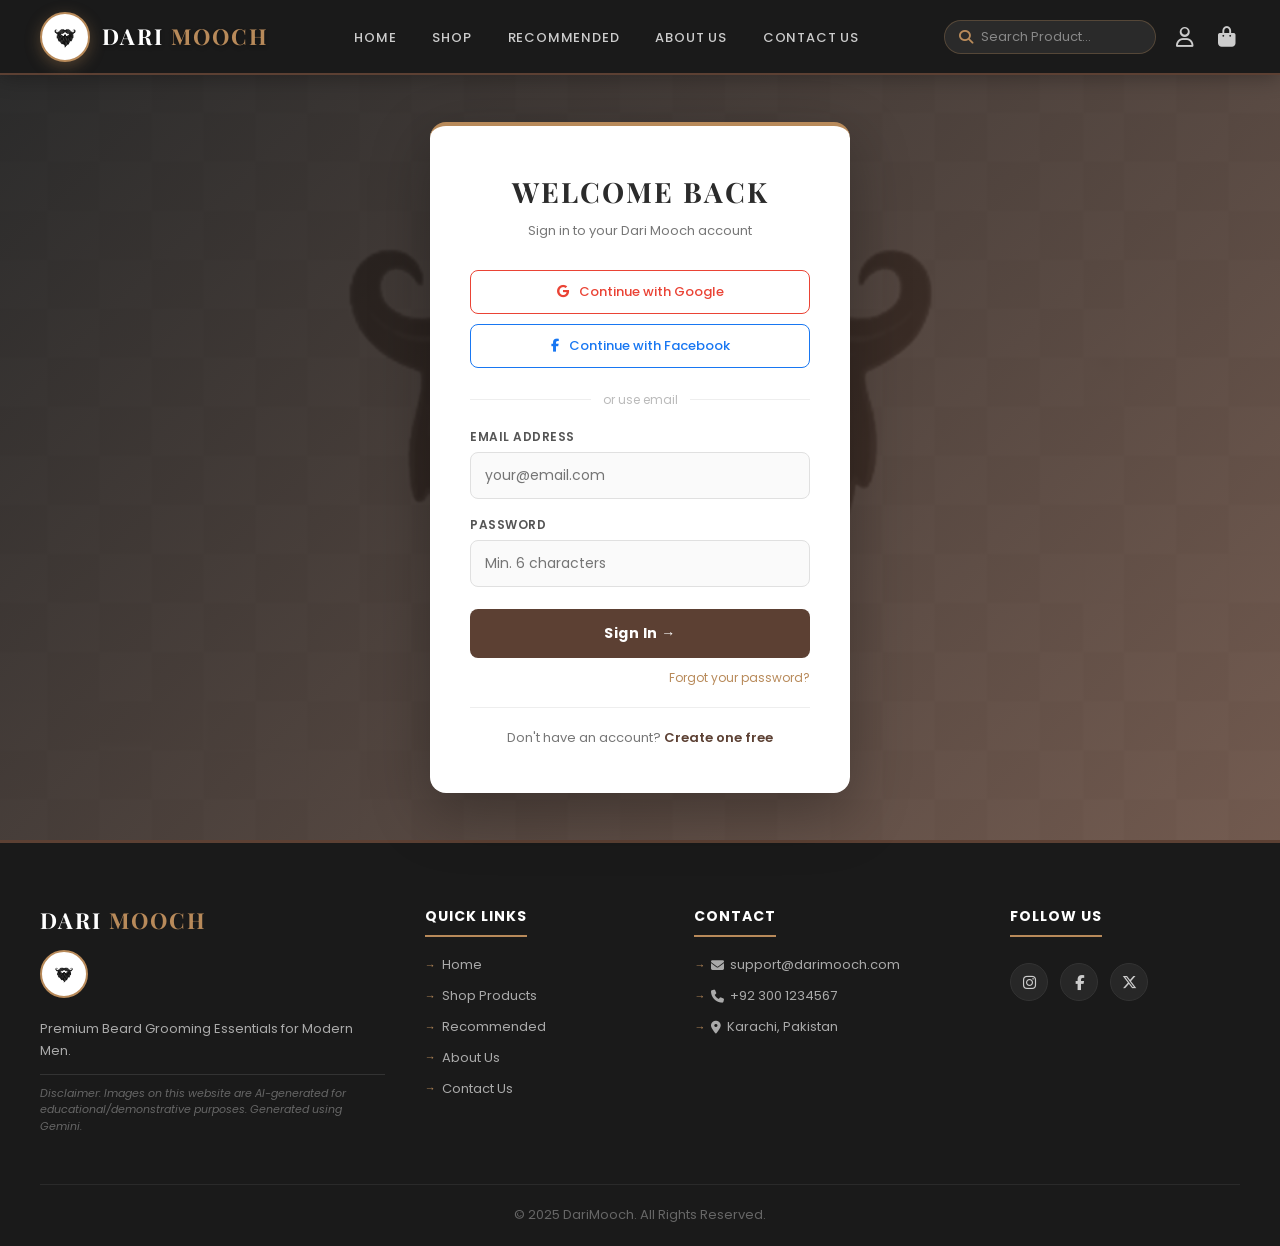
<file: pg2.html>
<!DOCTYPE html>
<html lang="en">
<head>
  <meta charset="UTF-8"/>
  <meta name="viewport" content="width=device-width, initial-scale=1.0"/>
  <title>Dari Mooch — Login</title>
  <link rel="stylesheet" href="css/shared.css"/>
  <link rel="stylesheet" href="css/pg2.css"/>
  <link rel="stylesheet" href="https://cdnjs.cloudflare.com/ajax/libs/font-awesome/6.5.0/css/all.min.css"/>
</head>
<body>
<nav class="navbar">
  <a href="index.html" class="logo">
    <img src="images/image4.png" alt="Dari Mooch Logo"/>
    <h1>DARI <span>MOOCH</span></h1>
  </a>
  <ul class="nav-links">
    <li><a href="index.html" id="nav-home">HOME</a></li>
    <li><a href="pg3.html" id="nav-shop">SHOP</a></li>
    <li><a href="unique_feature.html" id="nav-quiz">RECOMMENDED</a></li>
    <li><a href="page8.html" id="nav-about">ABOUT US</a></li>
    <li><a href="page9.html" id="nav-contact">CONTACT US</a></li>
  </ul>
  <div class="right-section">
    <div class="search-box">
      <i class="fa fa-search"></i>
      <input type="text" placeholder="Search Product..."/>
    </div>
    <i class="fa-regular fa-user icon-btn"></i>
    <a href="pg5.html" class="icon-btn">
      <i class="fa-solid fa-bag-shopping"></i>
      <span class="cart-badge" id="cartBadge">0</span>
    </a>
  </div>
</nav>

<section class="login-section">
  <div class="login-box">
    <h2>WELCOME BACK</h2>
    <p class="login-subtitle">Sign in to your Dari Mooch account</p>

    <div class="social-buttons">
      <button class="btn-social google-btn"><i class="fa-brands fa-google"></i> Continue with Google</button>
      <button class="btn-social fb-btn"><i class="fa-brands fa-facebook-f"></i> Continue with Facebook</button>
    </div>

    <div class="divider">or use email</div>

    <form id="loginForm">
      <div class="input-group">
        <label for="loginEmail">Email Address</label>
        <input type="email" id="loginEmail" placeholder="your@email.com"/>
      </div>
      <div class="input-group">
        <label for="loginPassword">Password</label>
        <input type="password" id="loginPassword" placeholder="Min. 6 characters"/>
      </div>
      <button type="button" id="loginBtn" class="login-btn">Sign In →</button>
    </form>

    <a href="#" class="forgot">Forgot your password?</a>

    <div class="signup-text">
      Don't have an account? <a href="pg6.html">Create one free</a>
    </div>
  </div>
</section>

<footer class="dm-footer">
  <div class="dm-footer-container">
    <div class="dm-footer-col">
      <div class="dm-brand-title">DARI <span>MOOCH</span></div>
      <img src="images/image4.png" alt="Dari Mooch Logo" style="height: 48px; width: 48px; border-radius: 50%; margin-bottom: 12px; border: 2px solid var(--accent-color); background: #fff; padding: 3px;"/>
      <p class="dm-footer-text">Premium Beard Grooming Essentials for Modern Men.</p>
      <div class="dm-ai-disclaimer">Disclaimer: Images on this website are AI-generated for educational/demonstrative purposes. Generated using Gemini.</div>
    </div>
    <div class="dm-footer-col">
      <div class="dm-footer-heading">Quick Links</div>
      <ul class="dm-footer-list">
        <li><a href="index.html">Home</a></li>
        <li><a href="pg3.html">Shop Products</a></li>
        <li><a href="unique_feature.html">Recommended</a></li>
        <li><a href="page8.html">About Us</a></li>
        <li><a href="page9.html">Contact Us</a></li>
      </ul>
    </div>
    <div class="dm-footer-col">
      <div class="dm-footer-heading">Contact</div>
      <ul class="dm-footer-list">
        <li><a href="mailto:support@darimooch.com"><i class="fa-solid fa-envelope"></i> support@darimooch.com</a></li>
        <li><a href="tel:+923001234567"><i class="fa-solid fa-phone"></i> +92 300 1234567</a></li>
        <li><a href="#"><i class="fa-solid fa-location-dot"></i> Karachi, Pakistan</a></li>
      </ul>
    </div>
    <div class="dm-footer-col">
      <div class="dm-footer-heading">Follow Us</div>
      <div class="dm-social-icons">
        <a href="#" target="_blank"><i class="fa-brands fa-instagram"></i></a>
        <a href="#" target="_blank"><i class="fa-brands fa-facebook-f"></i></a>
        <a href="#" target="_blank"><i class="fa-brands fa-x-twitter"></i></a>
      </div>
    </div>
  </div>
  <div class="dm-footer-bottom">© 2025 DariMooch. All Rights Reserved.</div>
</footer>

<script src="js/shared.js"></script>
<script src="js/pg2.js"></script>
</body>
</html>
</file>
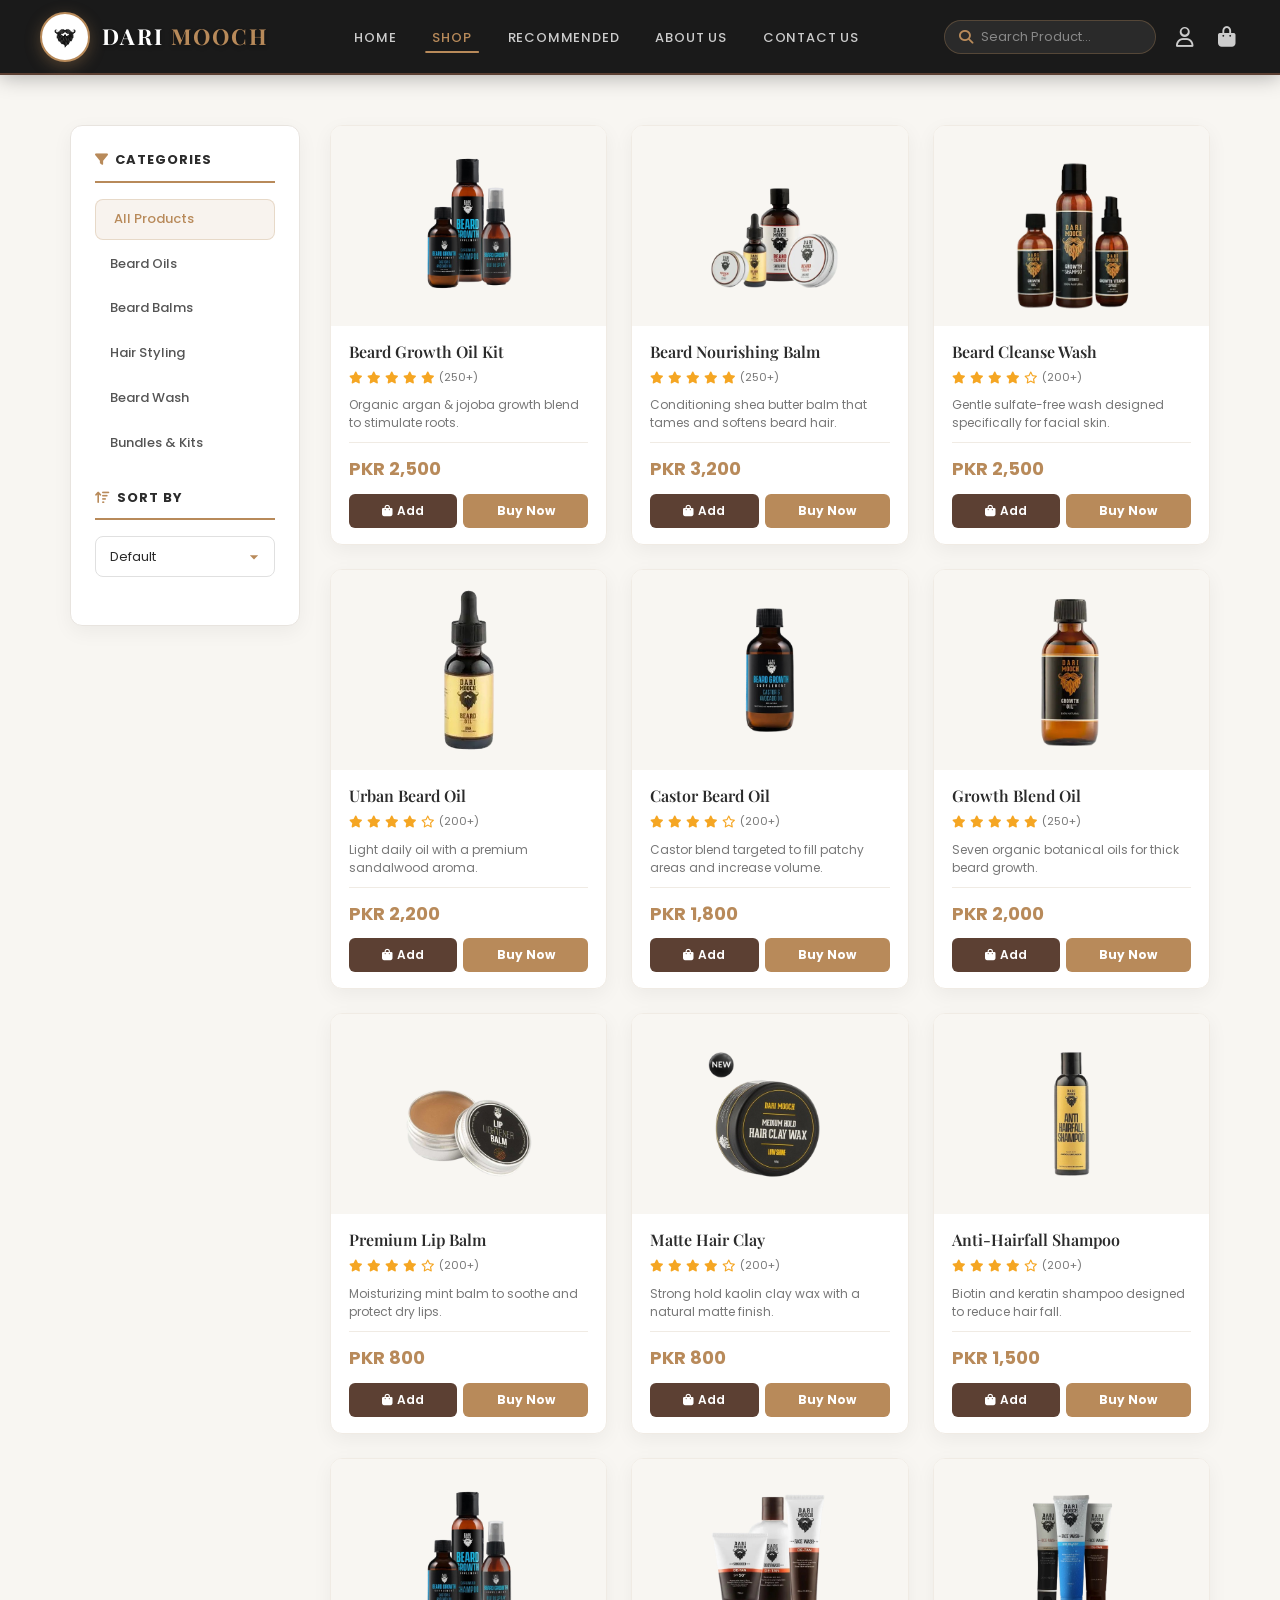
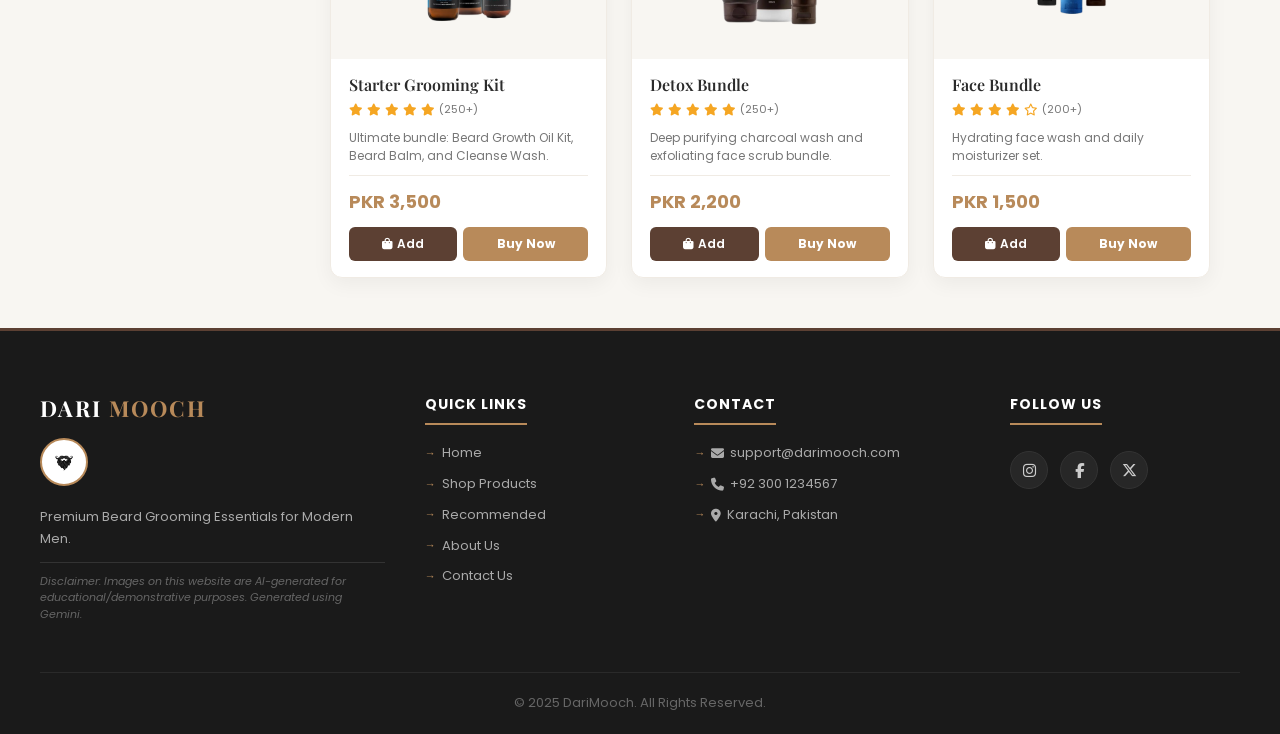
<file: pg3.html>
<!DOCTYPE html>
<html lang="en">
<head>
  <meta charset="UTF-8"/>
  <meta name="viewport" content="width=device-width, initial-scale=1.0"/>
  <title>Dari Mooch — Shop Grooming Essentials</title>
  <meta name="description" content="Shop premium beard grooming products — oils, balms, washes and styling products."/>
  <link rel="stylesheet" href="css/shared.css"/>
  <link rel="stylesheet" href="css/pg3.css"/>
  <link rel="stylesheet" href="https://cdnjs.cloudflare.com/ajax/libs/font-awesome/6.5.0/css/all.min.css"/>
</head>
<body>
<nav class="navbar">
  <a href="index.html" class="logo">
    <img src="images/image4.png" alt="Dari Mooch Logo"/>
    <h1>DARI <span>MOOCH</span></h1>
  </a>
  <ul class="nav-links">
    <li><a href="index.html" id="nav-home">HOME</a></li>
    <li><a href="pg3.html" class="active" id="nav-shop">SHOP</a></li>
    <li><a href="unique_feature.html" id="nav-quiz">RECOMMENDED</a></li>
    <li><a href="page8.html" id="nav-about">ABOUT US</a></li>
    <li><a href="page9.html" id="nav-contact">CONTACT US</a></li>
  </ul>
  <div class="right-section">
    <div class="search-box">
      <i class="fa fa-search"></i>
      <input type="text" placeholder="Search Product..."/>
    </div>
    <i class="fa-regular fa-user icon-btn"></i>
    <a href="pg5.html" class="icon-btn">
      <i class="fa-solid fa-bag-shopping"></i>
      <span class="cart-badge" id="cartBadge">0</span>
    </a>
  </div>
</nav>

<main class="product-page">
  <aside class="filter-sort">
    <div class="filter-group">
      <h4><i class="fa-solid fa-filter" style="color:var(--accent-color);margin-right:6px;"></i>Categories</h4>
      <ul class="filter-list">
        <li><a href="#" class="active" data-category="all">All Products</a></li>
        <li><a href="#" data-category="oils">Beard Oils</a></li>
        <li><a href="#" data-category="balms">Beard Balms</a></li>
        <li><a href="#" data-category="styling">Hair Styling</a></li>
        <li><a href="#" data-category="wash">Beard Wash</a></li>
        <li><a href="#" data-category="bundles">Bundles & Kits</a></li>
      </ul>
    </div>
    <div class="filter-group">
      <h4><i class="fa-solid fa-arrow-up-wide-short" style="color:var(--accent-color);margin-right:6px;"></i>Sort By</h4>
      <select id="sortSelect" class="sort-select">
        <option value="default">Default</option>
        <option value="price-low">Price: Low → High</option>
        <option value="price-high">Price: High → Low</option>
        <option value="name-asc">A → Z</option>
        <option value="rating-desc">Top Rated</option>
      </select>
    </div>
  </aside>

  <section class="product-area">
    <div id="resultsInfo" class="search-results-info" style="display:none;"></div>
    <div class="product-grid" id="productGrid">
      <!-- Rendered by pg3.js -->
    </div>
  </section>
</main>

<footer class="dm-footer">
  <div class="dm-footer-container">
    <div class="dm-footer-col">
      <div class="dm-brand-title">DARI <span>MOOCH</span></div>
      <img src="images/image4.png" alt="Dari Mooch Logo" style="height: 48px; width: 48px; border-radius: 50%; margin-bottom: 12px; border: 2px solid var(--accent-color); background: #fff; padding: 3px;"/>
      <p class="dm-footer-text">Premium Beard Grooming Essentials for Modern Men.</p>
      <div class="dm-ai-disclaimer">Disclaimer: Images on this website are AI-generated for educational/demonstrative purposes. Generated using Gemini.</div>
    </div>
    <div class="dm-footer-col">
      <div class="dm-footer-heading">Quick Links</div>
      <ul class="dm-footer-list">
        <li><a href="index.html">Home</a></li>
        <li><a href="pg3.html">Shop Products</a></li>
        <li><a href="unique_feature.html">Recommended</a></li>
        <li><a href="page8.html">About Us</a></li>
        <li><a href="page9.html">Contact Us</a></li>
      </ul>
    </div>
    <div class="dm-footer-col">
      <div class="dm-footer-heading">Contact</div>
      <ul class="dm-footer-list">
        <li><a href="mailto:support@darimooch.com"><i class="fa-solid fa-envelope"></i> support@darimooch.com</a></li>
        <li><a href="tel:+923001234567"><i class="fa-solid fa-phone"></i> +92 300 1234567</a></li>
        <li><a href="#"><i class="fa-solid fa-location-dot"></i> Karachi, Pakistan</a></li>
      </ul>
    </div>
    <div class="dm-footer-col">
      <div class="dm-footer-heading">Follow Us</div>
      <div class="dm-social-icons">
        <a href="#" target="_blank"><i class="fa-brands fa-instagram"></i></a>
        <a href="#" target="_blank"><i class="fa-brands fa-facebook-f"></i></a>
        <a href="#" target="_blank"><i class="fa-brands fa-x-twitter"></i></a>
      </div>
    </div>
  </div>
  <div class="dm-footer-bottom">© 2025 DariMooch. All Rights Reserved.</div>
</footer>

<script src="js/shared.js"></script>
<script src="js/pg3.js"></script>
</body>
</html>
</file>
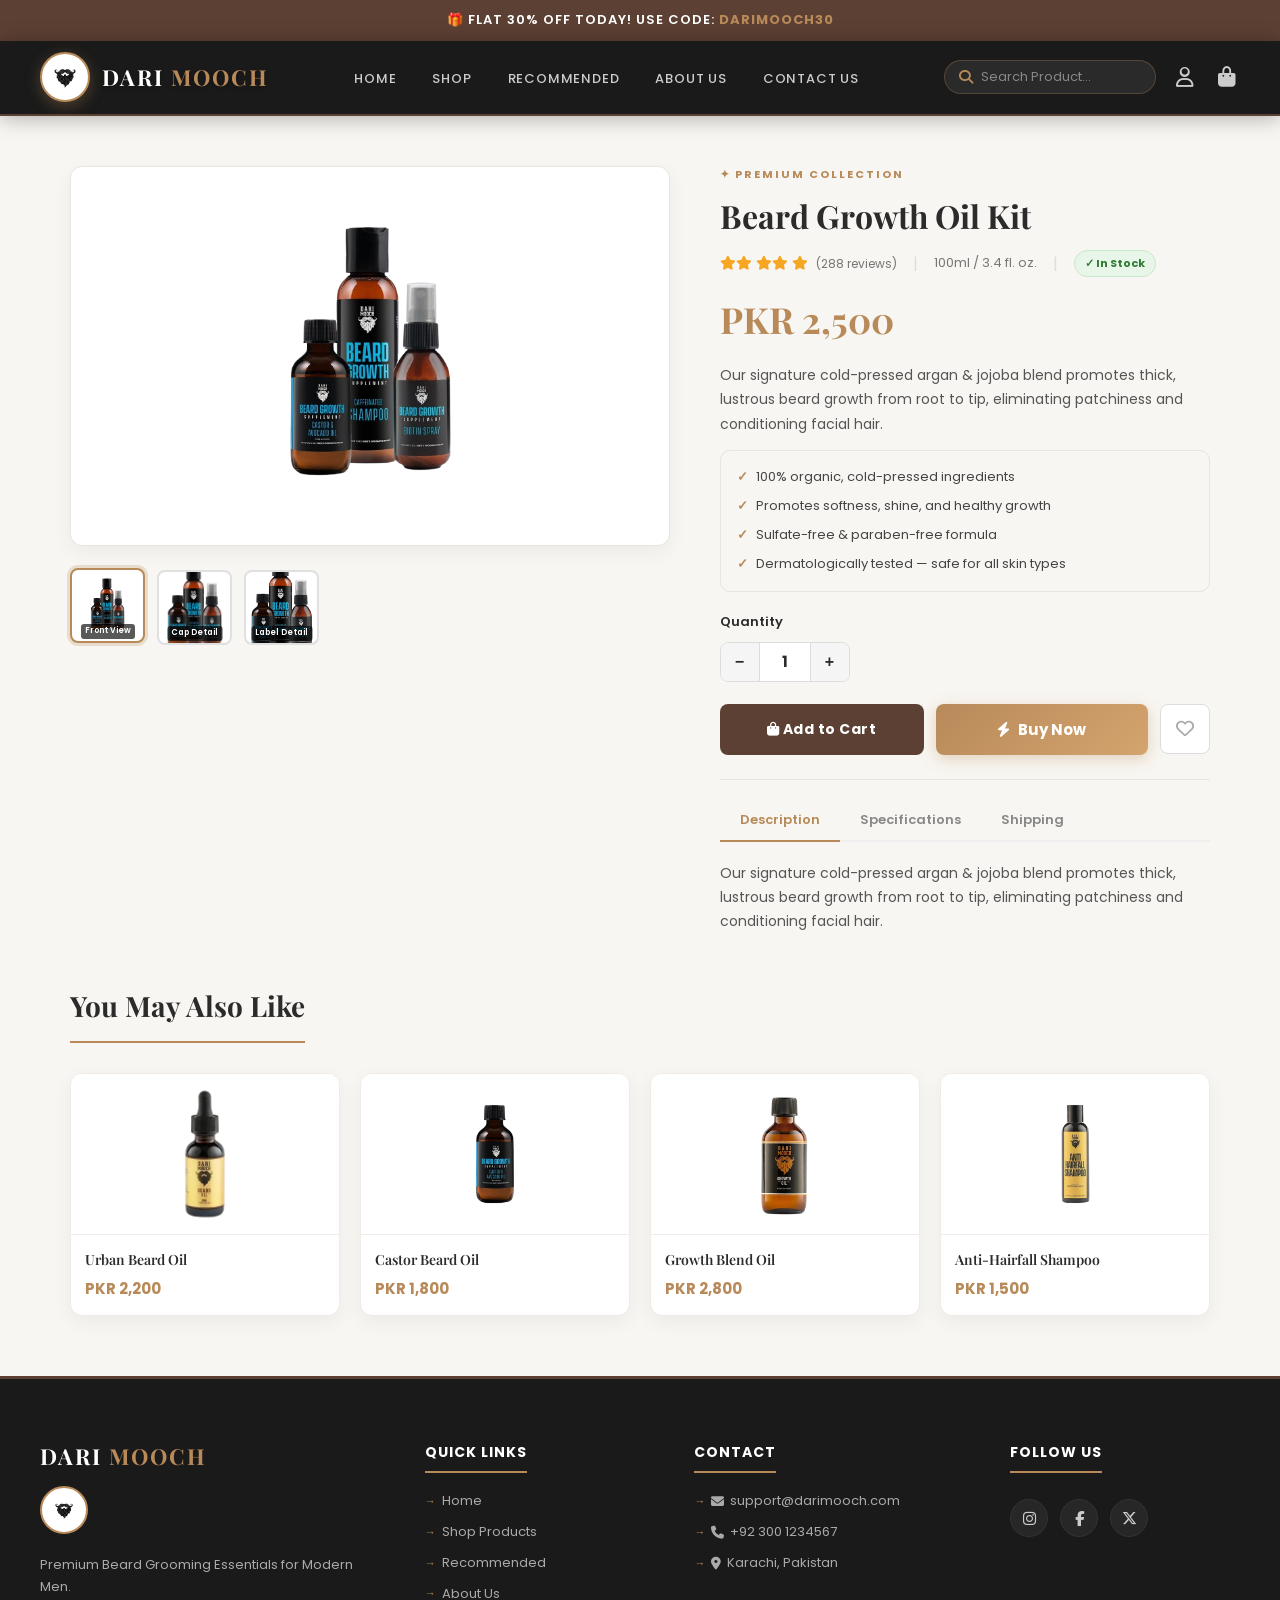
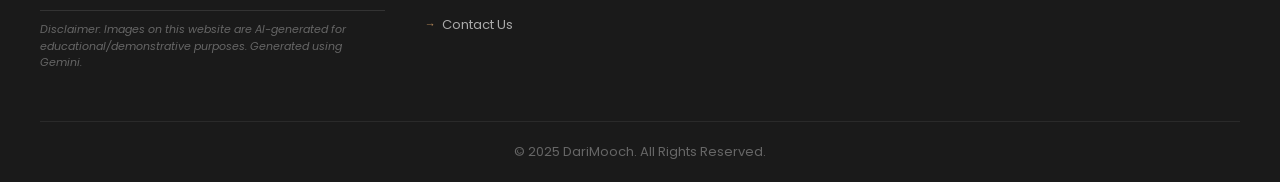
<file: pg4.html>
<!DOCTYPE html>
<html lang="en">
<head>
  <meta charset="UTF-8"/>
  <meta name="viewport" content="width=device-width, initial-scale=1.0"/>
  <title>Dari Mooch — Grooming Product Detail</title>
  <link rel="stylesheet" href="css/shared.css"/>
  <link rel="stylesheet" href="css/pg4.css"/>
  <link rel="stylesheet" href="https://cdnjs.cloudflare.com/ajax/libs/font-awesome/6.5.0/css/all.min.css"/>
</head>
<body>
<div class="top-strip">🎁 FLAT 30% OFF TODAY! USE CODE: <span>DARIMOOCH30</span></div>

<nav class="navbar">
  <a href="index.html" class="logo">
    <img src="images/image4.png" alt="Dari Mooch Logo"/>
    <h1>DARI <span>MOOCH</span></h1>
  </a>
  <ul class="nav-links">
    <li><a href="index.html" id="nav-home">HOME</a></li>
    <li><a href="pg3.html" id="nav-shop">SHOP</a></li>
    <li><a href="unique_feature.html" id="nav-quiz">RECOMMENDED</a></li>
    <li><a href="page8.html" id="nav-about">ABOUT US</a></li>
    <li><a href="page9.html" id="nav-contact">CONTACT US</a></li>
  </ul>
  <div class="right-section">
    <div class="search-box">
      <i class="fa fa-search"></i>
      <input type="text" placeholder="Search Product..."/>
    </div>
    <i class="fa-regular fa-user icon-btn"></i>
    <a href="pg5.html" class="icon-btn">
      <i class="fa-solid fa-bag-shopping"></i>
      <span class="cart-badge" id="cartBadge">0</span>
    </a>
  </div>
</nav>

<main class="product-details-container">
  <!-- GALLERY -->
  <div class="gallery-section">
    <div class="main-image-wrap" style="height: 380px; width: 100%; display: flex; align-items: center; justify-content: center; background: #fff; border-radius: 12px; border: 1px solid #e8e4df; padding: 20px; overflow: hidden; box-shadow: var(--shadow-card);">
      <img id="mainImg" src="images/image1.png" alt="Product Image" style="max-width: 100%; max-height: 100%; object-fit: contain;"/>
    </div>
    <div class="thumbnail-list" id="thumbnailContainer" style="display: flex; gap: 12px; margin-top: 10px;"></div>
  </div>

  <!-- DETAILS -->
  <div class="details-section">
    <div class="detail-category">✦ Premium Collection</div>
    <h2 id="prodTitle">Product Name</h2>

    <div class="detail-meta">
      <div class="detail-rating">
        <i class="fa-solid fa-star"></i><i class="fa-solid fa-star"></i>
        <i class="fa-solid fa-star"></i><i class="fa-solid fa-star"></i>
        <i class="fa-solid fa-star"></i>
        <span>(288 reviews)</span>
      </div>
      <span class="meta-divider">|</span>
      <span style="font-size:13px;color:#777;">100ml / 3.4 fl. oz.</span>
      <span class="meta-divider">|</span>
      <span class="stock-badge">✓ In Stock</span>
    </div>

    <div class="detail-price" id="prodPrice">PKR 0</div>
    <p class="detail-desc" id="prodDesc">Loading product details...</p>

    <ul class="bullet-list">
      <li>100% organic, cold-pressed ingredients</li>
      <li>Promotes softness, shine, and healthy growth</li>
      <li>Sulfate-free & paraben-free formula</li>
      <li>Dermatologically tested — safe for all skin types</li>
    </ul>

    <div class="quantity-wrap">
      <div class="quantity-label">Quantity</div>
      <div class="qty-controls">
        <button class="qty-btn" id="minusBtn">−</button>
        <span class="qty-display" id="qtyDisplay">1</span>
        <button class="qty-btn" id="plusBtn">+</button>
      </div>
    </div>

    <div class="action-buttons">
      <button class="add-to-cart-btn" id="addToCartBtn">
        <i class="fa-solid fa-bag-shopping"></i> Add to Cart
      </button>
      <button class="buy-now-detail-btn" id="buyNowBtn" style="flex:1; background:linear-gradient(135deg,var(--accent-color),var(--accent-hover)); color:#fff; border:none; border-radius:8px; padding:14px 24px; font-size:15px; font-weight:700; cursor:pointer; font-family:var(--font-primary); transition:var(--transition); box-shadow:0 4px 15px rgba(184,138,90,0.35); display:flex; align-items:center; justify-content:center; gap:8px;">
        <i class="fa-solid fa-bolt"></i> Buy Now
      </button>
      <button class="wishlist-btn" id="wishlistBtn">
        <i class="fa-regular fa-heart"></i>
      </button>
    </div>

    <div class="details-tabs">
      <div class="tabs-header">
        <button class="tab-link active" data-tab="details">Description</button>
        <button class="tab-link" data-tab="specs">Specifications</button>
        <button class="tab-link" data-tab="shipping">Shipping</button>
      </div>
      <div class="tab-pane active" id="tab-details">
        <p>Our premium grooming product is crafted using the finest natural ingredients, sourced ethically from around the world. Each formula has been developed to give your beard the nourishment it deserves — promoting healthier growth, softness, and a natural shine.</p>
      </div>
      <div class="tab-pane" id="tab-specs">
        <p><strong>Volume:</strong> 100ml / 3.4 fl. oz.<br/>
        <strong>Ingredients:</strong> Jojoba Oil, Argan Oil, Vitamin E, Castor Oil<br/>
        <strong>Suitable For:</strong> All beard types & skin types<br/>
        <strong>Shelf Life:</strong> 24 months</p>
      </div>
      <div class="tab-pane" id="tab-shipping">
        <p><strong>Standard Delivery:</strong> 3–5 business days (PKR 200)<br/>
        <strong>Free Delivery:</strong> Orders above PKR 2,000<br/>
        <strong>Coverage:</strong> All major cities in Pakistan<br/>
        <strong>Returns:</strong> 14-day hassle-free return policy</p>
      </div>
    </div>
  </div>
</main>

<!-- RELATED PRODUCTS -->
<section class="related-products">
  <h3>You May Also Like</h3>
  <div class="related-grid">
    <div class="related-card" onclick="location.href='pg4.html?id=oil-02'">
      <div class="related-card-img" style="height: 160px; display: flex; align-items: center; justify-content: center; background: #fff; padding: 10px;"><img src="images/image5.png" alt="Urban Beard Oil" style="max-width: 100%; max-height: 100%; object-fit: contain;"/></div>
      <div class="related-card-info">
        <div class="related-card-name">Urban Beard Oil</div>
        <div class="related-card-price">PKR 2,200</div>
      </div>
    </div>
    <div class="related-card" onclick="location.href='pg4.html?id=oil-03'">
      <div class="related-card-img" style="height: 160px; display: flex; align-items: center; justify-content: center; background: #fff; padding: 10px;"><img src="images/image6.png" alt="Castor Beard Oil" style="max-width: 100%; max-height: 100%; object-fit: contain;"/></div>
      <div class="related-card-info">
        <div class="related-card-name">Castor Beard Oil</div>
        <div class="related-card-price">PKR 1,800</div>
      </div>
    </div>
    <div class="related-card" onclick="location.href='pg4.html?id=oil-04'">
      <div class="related-card-img" style="height: 160px; display: flex; align-items: center; justify-content: center; background: #fff; padding: 10px;"><img src="images/image7.png" alt="Growth Blend Oil" style="max-width: 100%; max-height: 100%; object-fit: contain;"/></div>
      <div class="related-card-info">
        <div class="related-card-name">Growth Blend Oil</div>
        <div class="related-card-price">PKR 2,800</div>
      </div>
    </div>
    <div class="related-card" onclick="location.href='pg4.html?id=shampoo-01'">
      <div class="related-card-img" style="height: 160px; display: flex; align-items: center; justify-content: center; background: #fff; padding: 10px;"><img src="images/image10.png" alt="Anti-Hairfall Shampoo" style="max-width: 100%; max-height: 100%; object-fit: contain;"/></div>
      <div class="related-card-info">
        <div class="related-card-name">Anti-Hairfall Shampoo</div>
        <div class="related-card-price">PKR 1,500</div>
      </div>
    </div>
  </div>
</section>

<footer class="dm-footer">
  <div class="dm-footer-container">
    <div class="dm-footer-col">
      <div class="dm-brand-title">DARI <span>MOOCH</span></div>
      <img src="images/image4.png" alt="Dari Mooch Logo" style="height: 48px; width: 48px; border-radius: 50%; margin-bottom: 12px; border: 2px solid var(--accent-color); background: #fff; padding: 3px;"/>
      <p class="dm-footer-text">Premium Beard Grooming Essentials for Modern Men.</p>
      <div class="dm-ai-disclaimer">Disclaimer: Images on this website are AI-generated for educational/demonstrative purposes. Generated using Gemini.</div>
    </div>
    <div class="dm-footer-col">
      <div class="dm-footer-heading">Quick Links</div>
      <ul class="dm-footer-list">
        <li><a href="index.html">Home</a></li>
        <li><a href="pg3.html">Shop Products</a></li>
        <li><a href="unique_feature.html">Recommended</a></li>
        <li><a href="page8.html">About Us</a></li>
        <li><a href="page9.html">Contact Us</a></li>
      </ul>
    </div>
    <div class="dm-footer-col">
      <div class="dm-footer-heading">Contact</div>
      <ul class="dm-footer-list">
        <li><a href="mailto:support@darimooch.com"><i class="fa-solid fa-envelope"></i> support@darimooch.com</a></li>
        <li><a href="tel:+923001234567"><i class="fa-solid fa-phone"></i> +92 300 1234567</a></li>
        <li><a href="#"><i class="fa-solid fa-location-dot"></i> Karachi, Pakistan</a></li>
      </ul>
    </div>
    <div class="dm-footer-col">
      <div class="dm-footer-heading">Follow Us</div>
      <div class="dm-social-icons">
        <a href="#" target="_blank"><i class="fa-brands fa-instagram"></i></a>
        <a href="#" target="_blank"><i class="fa-brands fa-facebook-f"></i></a>
        <a href="#" target="_blank"><i class="fa-brands fa-x-twitter"></i></a>
      </div>
    </div>
  </div>
  <div class="dm-footer-bottom">© 2025 DariMooch. All Rights Reserved.</div>
</footer>

<script src="js/shared.js"></script>
<script src="js/pg4.js"></script>
</body>
</html>
</file>
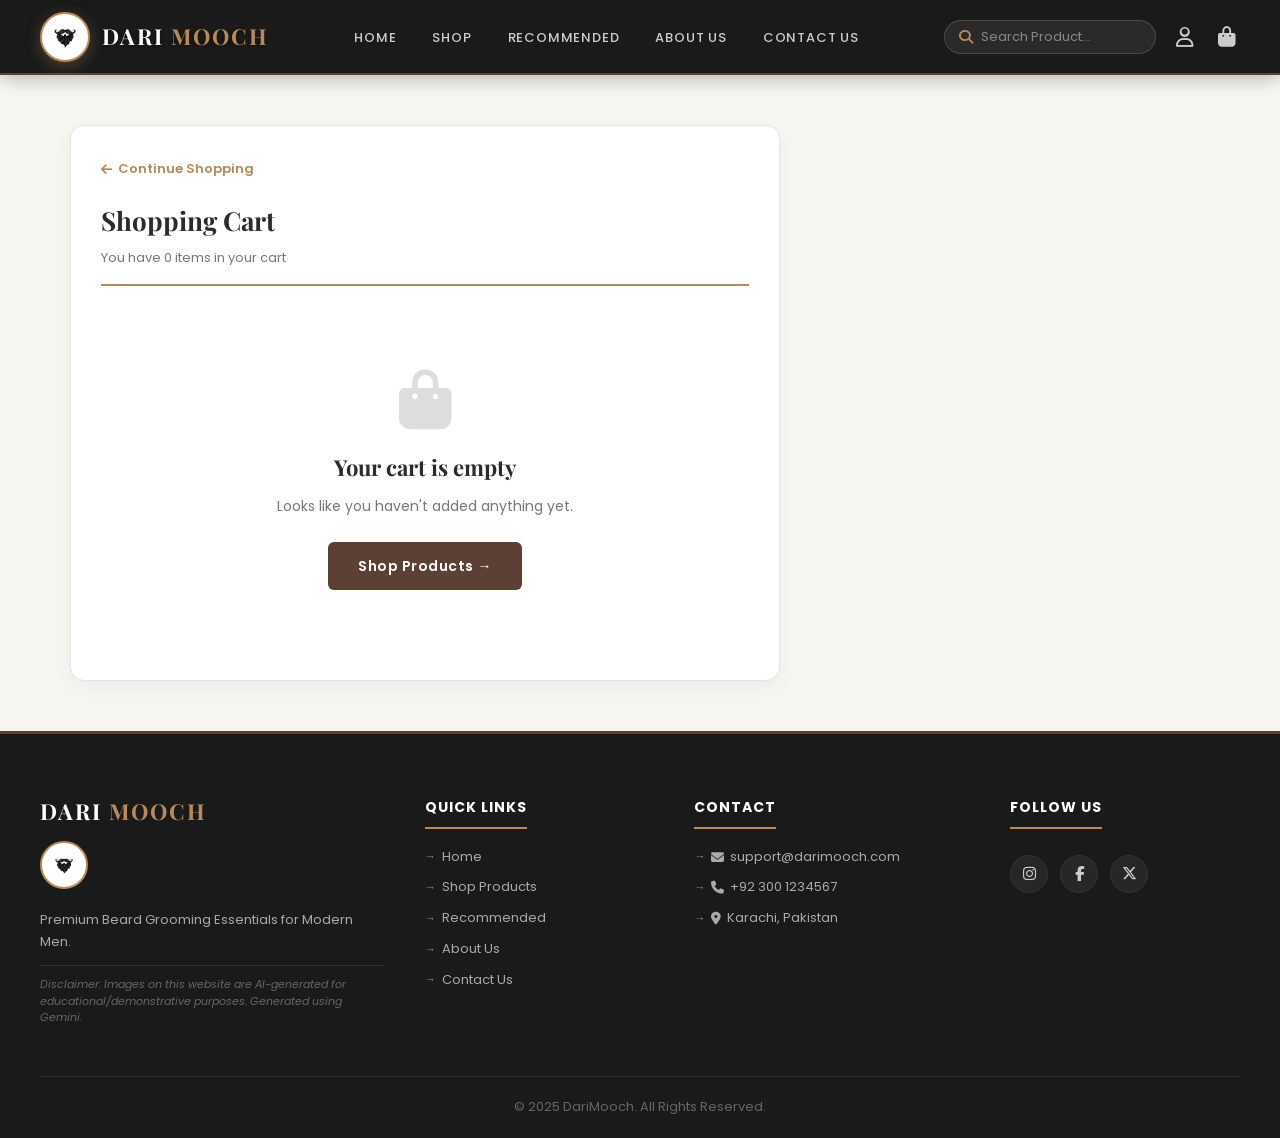
<file: pg5.html>
<!DOCTYPE html>
<html lang="en">
<head>
  <meta charset="UTF-8"/>
  <meta name="viewport" content="width=device-width, initial-scale=1.0"/>
  <title>Dari Mooch — Shopping Cart</title>
  <link rel="stylesheet" href="css/shared.css"/>
  <link rel="stylesheet" href="css/pg5.css"/>
  <link rel="stylesheet" href="https://cdnjs.cloudflare.com/ajax/libs/font-awesome/6.5.0/css/all.min.css"/>
</head>
<body>
<nav class="navbar">
  <a href="index.html" class="logo">
    <img src="images/image4.png" alt="Dari Mooch Logo"/>
    <h1>DARI <span>MOOCH</span></h1>
  </a>
  <ul class="nav-links">
    <li><a href="index.html" id="nav-home">HOME</a></li>
    <li><a href="pg3.html" id="nav-shop">SHOP</a></li>
    <li><a href="unique_feature.html" id="nav-quiz">RECOMMENDED</a></li>
    <li><a href="page8.html" id="nav-about">ABOUT US</a></li>
    <li><a href="page9.html" id="nav-contact">CONTACT US</a></li>
  </ul>
  <div class="right-section">
    <div class="search-box">
      <i class="fa fa-search"></i>
      <input type="text" placeholder="Search Product..."/>
    </div>
    <i class="fa-regular fa-user icon-btn"></i>
    <a href="pg5.html" class="icon-btn">
      <i class="fa-solid fa-bag-shopping"></i>
      <span class="cart-badge" id="cartBadge">0</span>
    </a>
  </div>
</nav>

<main class="cart-page-container">
  <section class="cart-section">
    <a href="pg3.html" class="continue-shopping"><i class="fa-solid fa-arrow-left"></i> Continue Shopping</a>
    <h2>Shopping Cart</h2>
    <p id="cartCountText">You have 0 items in your cart</p>
    <div id="cartItemsList"></div>
  </section>

  <aside class="summary-section" id="summaryCard" style="display:none;">
    <div class="summary-card">
      <h3>Order Summary</h3>

      <div class="promo-box">
        <input type="text" id="promoInput" placeholder="Promo code"/>
        <button id="applyPromoBtn">Apply</button>
      </div>

      <div class="price-row"><span>Subtotal</span><span id="sumSubtotal">PKR 0</span></div>
      <div class="price-row"><span>Shipping</span><span id="sumShipping">PKR 200</span></div>
      <div class="price-row"><span>Sales Tax (16%)</span><span id="sumTax">PKR 0</span></div>
      <div class="price-row discount-row" id="discountRow" style="display:none;">
        <span>Discount</span><span id="sumDiscount" class="discount-amount">- PKR 0</span>
      </div>

      <div class="grand-total">
        <span>Grand Total</span>
        <span class="price" id="sumTotal">PKR 0</span>
      </div>

      <a href="page10.html" class="checkout-btn">
        <i class="fa-solid fa-lock"></i> Proceed to Checkout →
      </a>
    </div>
  </aside>
</main>

<footer class="dm-footer">
  <div class="dm-footer-container">
    <div class="dm-footer-col">
      <div class="dm-brand-title">DARI <span>MOOCH</span></div>
      <img src="images/image4.png" alt="Dari Mooch Logo" style="height: 48px; width: 48px; border-radius: 50%; margin-bottom: 12px; border: 2px solid var(--accent-color); background: #fff; padding: 3px;"/>
      <p class="dm-footer-text">Premium Beard Grooming Essentials for Modern Men.</p>
      <div class="dm-ai-disclaimer">Disclaimer: Images on this website are AI-generated for educational/demonstrative purposes. Generated using Gemini.</div>
    </div>
    <div class="dm-footer-col">
      <div class="dm-footer-heading">Quick Links</div>
      <ul class="dm-footer-list">
        <li><a href="index.html">Home</a></li>
        <li><a href="pg3.html">Shop Products</a></li>
        <li><a href="unique_feature.html">Recommended</a></li>
        <li><a href="page8.html">About Us</a></li>
        <li><a href="page9.html">Contact Us</a></li>
      </ul>
    </div>
    <div class="dm-footer-col">
      <div class="dm-footer-heading">Contact</div>
      <ul class="dm-footer-list">
        <li><a href="mailto:support@darimooch.com"><i class="fa-solid fa-envelope"></i> support@darimooch.com</a></li>
        <li><a href="tel:+923001234567"><i class="fa-solid fa-phone"></i> +92 300 1234567</a></li>
        <li><a href="#"><i class="fa-solid fa-location-dot"></i> Karachi, Pakistan</a></li>
      </ul>
    </div>
    <div class="dm-footer-col">
      <div class="dm-footer-heading">Follow Us</div>
      <div class="dm-social-icons">
        <a href="#" target="_blank"><i class="fa-brands fa-instagram"></i></a>
        <a href="#" target="_blank"><i class="fa-brands fa-facebook-f"></i></a>
        <a href="#" target="_blank"><i class="fa-brands fa-x-twitter"></i></a>
      </div>
    </div>
  </div>
  <div class="dm-footer-bottom">© 2025 DariMooch. All Rights Reserved.</div>
</footer>

<script src="js/shared.js"></script>
<script src="js/pg5.js"></script>
</body>
</html>
</file>
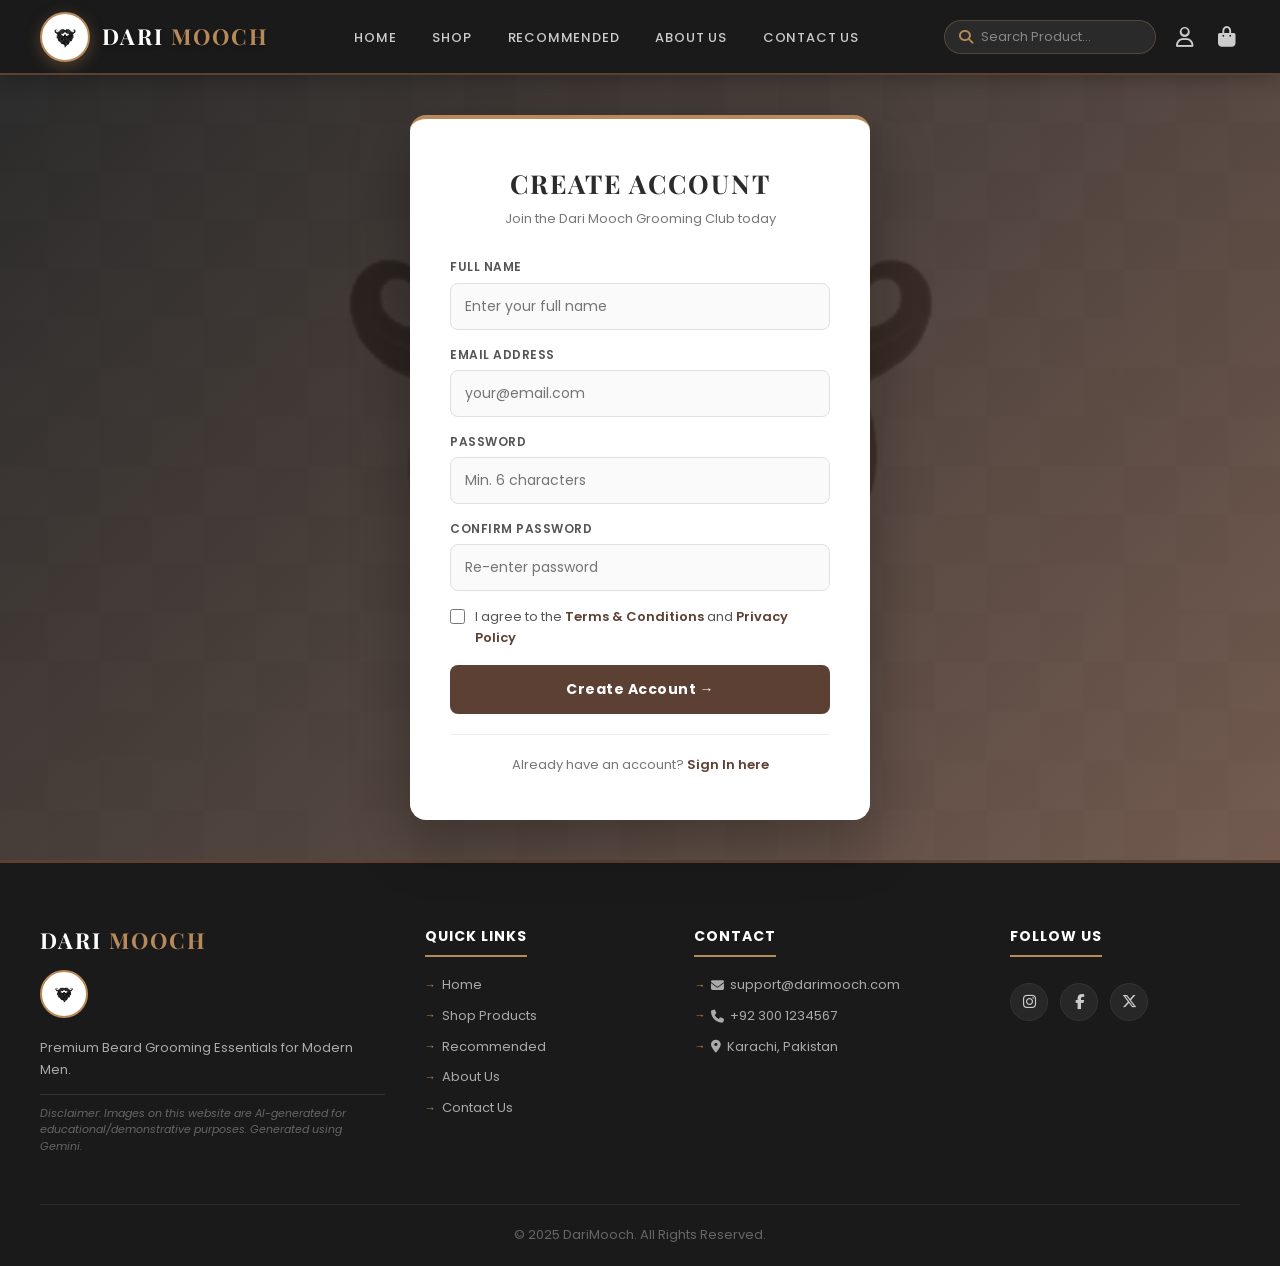
<file: pg6.html>
<!DOCTYPE html>
<html lang="en">
<head>
  <meta charset="UTF-8"/>
  <meta name="viewport" content="width=device-width, initial-scale=1.0"/>
  <title>Dari Mooch — Sign Up & Register</title>
  <link rel="stylesheet" href="css/shared.css"/>
  <link rel="stylesheet" href="css/pg6.css"/>
  <link rel="stylesheet" href="https://cdnjs.cloudflare.com/ajax/libs/font-awesome/6.5.0/css/all.min.css"/>
</head>
<body>
<nav class="navbar">
  <a href="index.html" class="logo">
    <img src="images/image4.png" alt="Dari Mooch Logo"/>
    <h1>DARI <span>MOOCH</span></h1>
  </a>
  <ul class="nav-links">
    <li><a href="index.html" id="nav-home">HOME</a></li>
    <li><a href="pg3.html" id="nav-shop">SHOP</a></li>
    <li><a href="unique_feature.html" id="nav-quiz">RECOMMENDED</a></li>
    <li><a href="page8.html" id="nav-about">ABOUT US</a></li>
    <li><a href="page9.html" id="nav-contact">CONTACT US</a></li>
  </ul>
  <div class="right-section">
    <div class="search-box">
      <i class="fa fa-search"></i>
      <input type="text" placeholder="Search Product..."/>
    </div>
    <i class="fa-regular fa-user icon-btn"></i>
    <a href="pg5.html" class="icon-btn">
      <i class="fa-solid fa-bag-shopping"></i>
      <span class="cart-badge" id="cartBadge">0</span>
    </a>
  </div>
</nav>

<section class="signup-section">
  <div class="signup-box">
    <h2>CREATE ACCOUNT</h2>
    <p class="subtitle">Join the Dari Mooch Grooming Club today</p>

    <form id="signupForm">
      <div class="input-group">
        <label for="signupName">Full Name</label>
        <input type="text" id="signupName" placeholder="Enter your full name"/>
      </div>
      <div class="input-group">
        <label for="signupEmail">Email Address</label>
        <input type="email" id="signupEmail" placeholder="your@email.com"/>
      </div>
      <div class="input-group">
        <label for="signupPassword">Password</label>
        <input type="password" id="signupPassword" placeholder="Min. 6 characters"/>
      </div>
      <div class="input-group">
        <label for="signupConfirmPassword">Confirm Password</label>
        <input type="password" id="signupConfirmPassword" placeholder="Re-enter password"/>
      </div>

      <div class="terms-checkbox">
        <input type="checkbox" id="signupTerms"/>
        <label for="signupTerms">I agree to the <a href="#">Terms & Conditions</a> and <a href="#">Privacy Policy</a></label>
      </div>

      <button type="submit" class="signup-btn">Create Account →</button>
    </form>

    <div class="login-redirect">
      Already have an account? <a href="pg2.html">Sign In here</a>
    </div>
  </div>
</section>

<footer class="dm-footer">
  <div class="dm-footer-container">
    <div class="dm-footer-col">
      <div class="dm-brand-title">DARI <span>MOOCH</span></div>
      <img src="images/image4.png" alt="Dari Mooch Logo" style="height: 48px; width: 48px; border-radius: 50%; margin-bottom: 12px; border: 2px solid var(--accent-color); background: #fff; padding: 3px;"/>
      <p class="dm-footer-text">Premium Beard Grooming Essentials for Modern Men.</p>
      <div class="dm-ai-disclaimer">Disclaimer: Images on this website are AI-generated for educational/demonstrative purposes. Generated using Gemini.</div>
    </div>
    <div class="dm-footer-col">
      <div class="dm-footer-heading">Quick Links</div>
      <ul class="dm-footer-list">
        <li><a href="index.html">Home</a></li>
        <li><a href="pg3.html">Shop Products</a></li>
        <li><a href="unique_feature.html">Recommended</a></li>
        <li><a href="page8.html">About Us</a></li>
        <li><a href="page9.html">Contact Us</a></li>
      </ul>
    </div>
    <div class="dm-footer-col">
      <div class="dm-footer-heading">Contact</div>
      <ul class="dm-footer-list">
        <li><a href="mailto:support@darimooch.com"><i class="fa-solid fa-envelope"></i> support@darimooch.com</a></li>
        <li><a href="tel:+923001234567"><i class="fa-solid fa-phone"></i> +92 300 1234567</a></li>
        <li><a href="#"><i class="fa-solid fa-location-dot"></i> Karachi, Pakistan</a></li>
      </ul>
    </div>
    <div class="dm-footer-col">
      <div class="dm-footer-heading">Follow Us</div>
      <div class="dm-social-icons">
        <a href="#" target="_blank"><i class="fa-brands fa-instagram"></i></a>
        <a href="#" target="_blank"><i class="fa-brands fa-facebook-f"></i></a>
        <a href="#" target="_blank"><i class="fa-brands fa-x-twitter"></i></a>
      </div>
    </div>
  </div>
  <div class="dm-footer-bottom">© 2025 DariMooch. All Rights Reserved.</div>
</footer>

<script src="js/shared.js"></script>
<script src="js/pg6.js"></script>
</body>
</html>
</file>
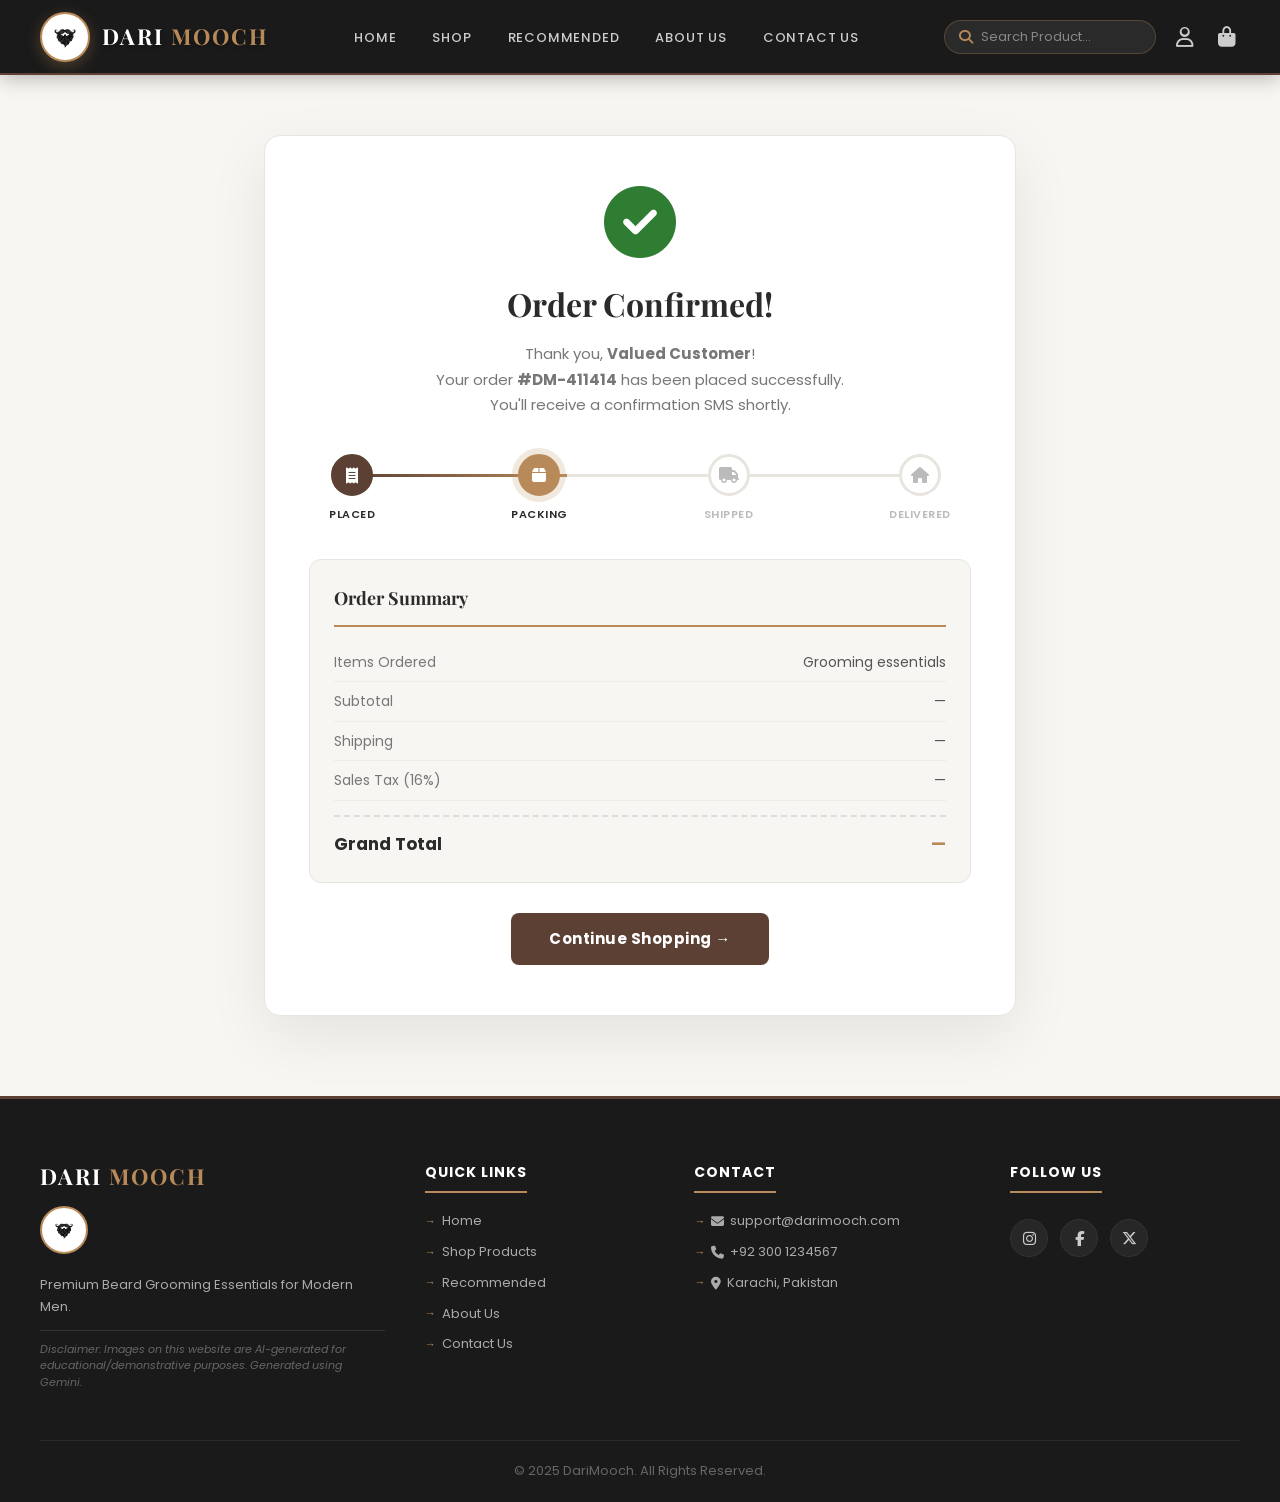
<file: pg7.html>
<!DOCTYPE html>
<html lang="en">
<head>
  <meta charset="UTF-8"/>
  <meta name="viewport" content="width=device-width, initial-scale=1.0"/>
  <title>Dari Mooch — Order Confirmed!</title>
  <link rel="stylesheet" href="css/shared.css"/>
  <link rel="stylesheet" href="css/pg7.css"/>
  <link rel="stylesheet" href="https://cdnjs.cloudflare.com/ajax/libs/font-awesome/6.5.0/css/all.min.css"/>
</head>
<body>
<nav class="navbar">
  <a href="index.html" class="logo">
    <img src="images/image4.png" alt="Dari Mooch Logo"/>
    <h1>DARI <span>MOOCH</span></h1>
  </a>
  <ul class="nav-links">
    <li><a href="index.html" id="nav-home">HOME</a></li>
    <li><a href="pg3.html" id="nav-shop">SHOP</a></li>
    <li><a href="unique_feature.html" id="nav-quiz">RECOMMENDED</a></li>
    <li><a href="page8.html" id="nav-about">ABOUT US</a></li>
    <li><a href="page9.html" id="nav-contact">CONTACT US</a></li>
  </ul>
  <div class="right-section">
    <div class="search-box">
      <i class="fa fa-search"></i>
      <input type="text" placeholder="Search Product..."/>
    </div>
    <i class="fa-regular fa-user icon-btn"></i>
    <a href="pg5.html" class="icon-btn">
      <i class="fa-solid fa-bag-shopping"></i>
      <span class="cart-badge" id="cartBadge">0</span>
    </a>
  </div>
</nav>

<div class="success-container">
  <div class="success-card">
    <i class="fa-solid fa-circle-check success-icon"></i>
    <h2>Order Confirmed!</h2>
    <p class="order-msg">
      Thank you, <strong><span id="orderName">Valued Customer</span></strong>!<br/>
      Your order <strong>#<span id="orderRef">DM-XXXXXX</span></strong> has been placed successfully.<br/>
      You'll receive a confirmation SMS shortly.
    </p>

    <div class="timeline">
      <div class="timeline-progress" id="timelineProgress"></div>
      <div class="step completed">
        <div class="step-icon"><i class="fa-solid fa-receipt"></i></div>
        <div class="step-label">Placed</div>
      </div>
      <div class="step active">
        <div class="step-icon"><i class="fa-solid fa-box"></i></div>
        <div class="step-label">Packing</div>
      </div>
      <div class="step">
        <div class="step-icon"><i class="fa-solid fa-truck"></i></div>
        <div class="step-label">Shipped</div>
      </div>
      <div class="step">
        <div class="step-icon"><i class="fa-solid fa-house"></i></div>
        <div class="step-label">Delivered</div>
      </div>
    </div>

    <div class="order-details-box">
      <h4>Order Summary</h4>
      <div class="detail-row"><span>Items Ordered</span><span id="orderItems">—</span></div>
      <div class="detail-row"><span>Subtotal</span><span id="orderSubtotal">—</span></div>
      <div class="detail-row"><span>Shipping</span><span id="orderShipping">—</span></div>
      <div class="detail-row"><span>Sales Tax (16%)</span><span id="orderTax">—</span></div>
      <div class="total-row"><span>Grand Total</span><span id="orderTotal">—</span></div>
    </div>

    <a href="pg3.html" class="continue-btn">Continue Shopping →</a>
  </div>
</div>

<footer class="dm-footer">
  <div class="dm-footer-container">
    <div class="dm-footer-col">
      <div class="dm-brand-title">DARI <span>MOOCH</span></div>
      <img src="images/image4.png" alt="Dari Mooch Logo" style="height: 48px; width: 48px; border-radius: 50%; margin-bottom: 12px; border: 2px solid var(--accent-color); background: #fff; padding: 3px;"/>
      <p class="dm-footer-text">Premium Beard Grooming Essentials for Modern Men.</p>
      <div class="dm-ai-disclaimer">Disclaimer: Images on this website are AI-generated for educational/demonstrative purposes. Generated using Gemini.</div>
    </div>
    <div class="dm-footer-col">
      <div class="dm-footer-heading">Quick Links</div>
      <ul class="dm-footer-list">
        <li><a href="index.html">Home</a></li>
        <li><a href="pg3.html">Shop Products</a></li>
        <li><a href="unique_feature.html">Recommended</a></li>
        <li><a href="page8.html">About Us</a></li>
        <li><a href="page9.html">Contact Us</a></li>
      </ul>
    </div>
    <div class="dm-footer-col">
      <div class="dm-footer-heading">Contact</div>
      <ul class="dm-footer-list">
        <li><a href="mailto:support@darimooch.com"><i class="fa-solid fa-envelope"></i> support@darimooch.com</a></li>
        <li><a href="tel:+923001234567"><i class="fa-solid fa-phone"></i> +92 300 1234567</a></li>
        <li><a href="#"><i class="fa-solid fa-location-dot"></i> Karachi, Pakistan</a></li>
      </ul>
    </div>
    <div class="dm-footer-col">
      <div class="dm-footer-heading">Follow Us</div>
      <div class="dm-social-icons">
        <a href="#" target="_blank"><i class="fa-brands fa-instagram"></i></a>
        <a href="#" target="_blank"><i class="fa-brands fa-facebook-f"></i></a>
        <a href="#" target="_blank"><i class="fa-brands fa-x-twitter"></i></a>
      </div>
    </div>
  </div>
  <div class="dm-footer-bottom">© 2025 DariMooch. All Rights Reserved.</div>
</footer>

<script src="js/shared.js"></script>
<script src="js/pg7.js"></script>
</body>
</html>
</file>
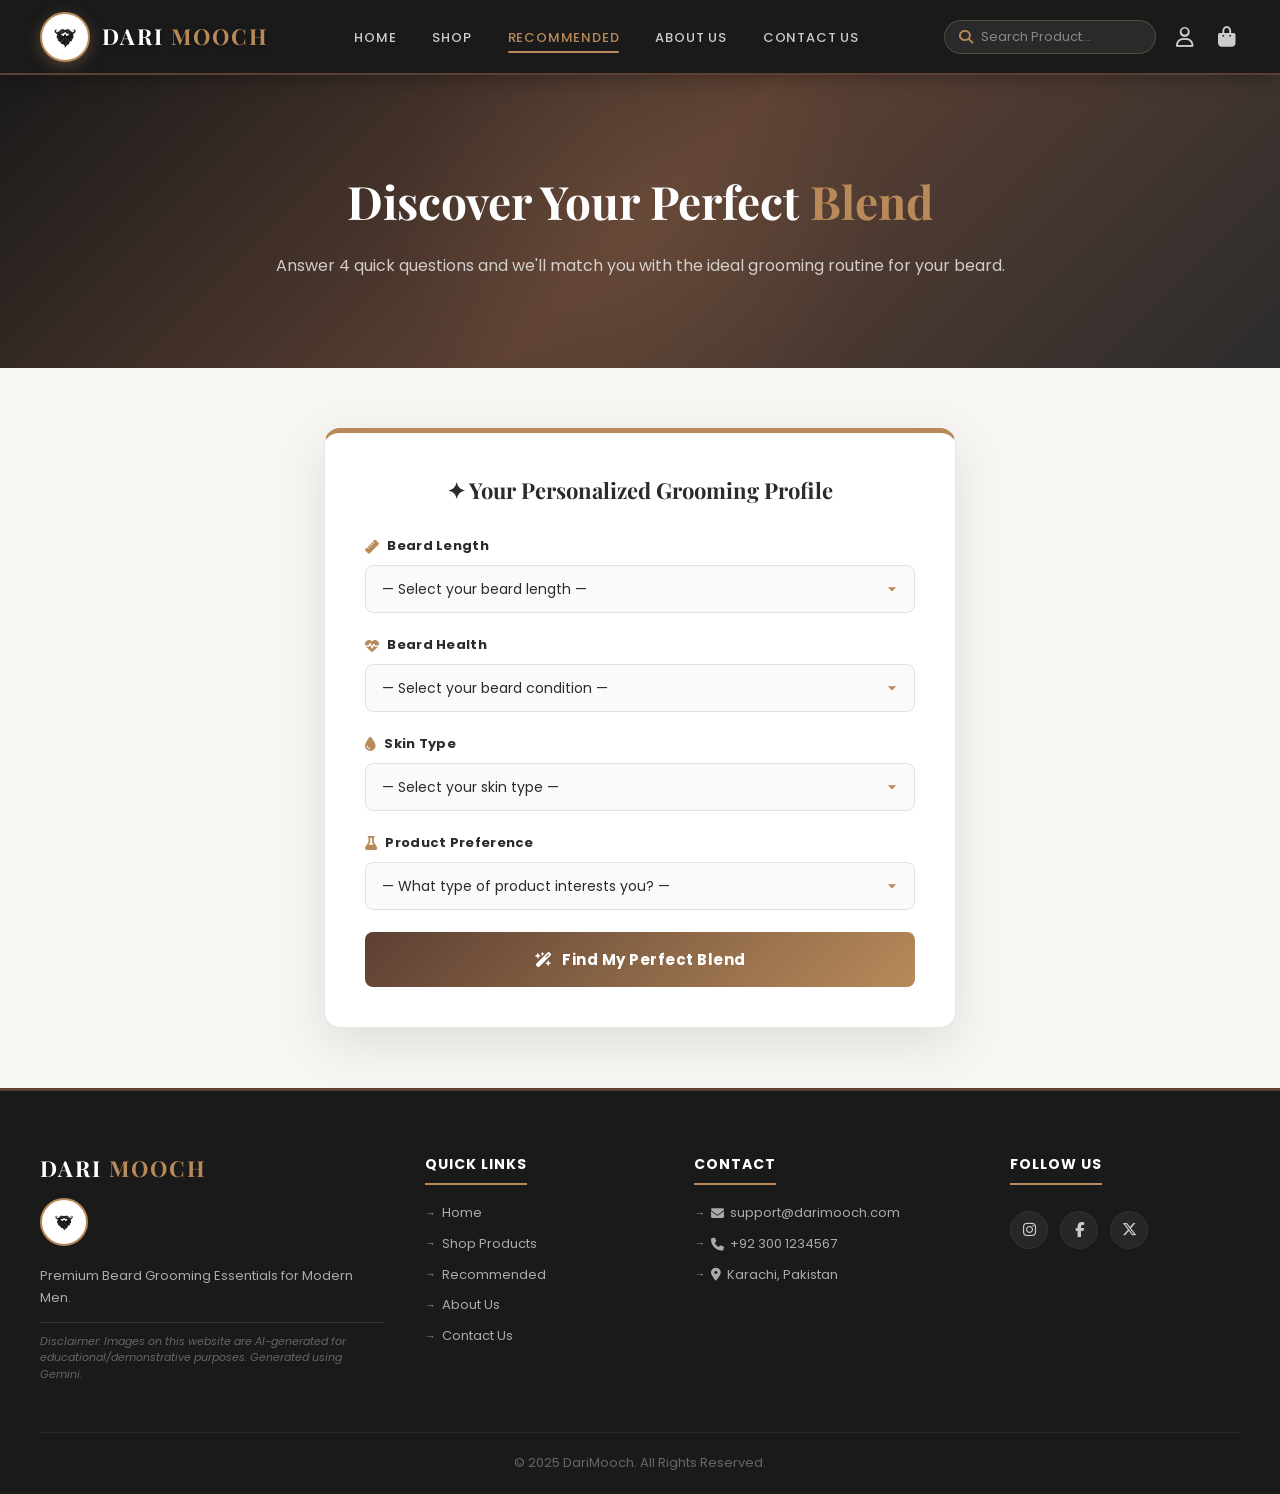
<file: unique_feature.html>
<!DOCTYPE html>
<html lang="en">
<head>
  <meta charset="UTF-8"/>
  <meta name="viewport" content="width=device-width, initial-scale=1.0"/>
  <title>Dari Mooch — Grooming Recommendations</title>
  <meta name="description" content="Take the Dari Mooch grooming recommendations profile test to find your perfect beard care routine."/>
  <link rel="stylesheet" href="css/shared.css"/>
  <link rel="stylesheet" href="css/unique_feature.css"/>
  <link rel="stylesheet" href="https://cdnjs.cloudflare.com/ajax/libs/font-awesome/6.5.0/css/all.min.css"/>
</head>
<body>
<nav class="navbar">
  <a href="index.html" class="logo">
    <img src="images/image4.png" alt="Dari Mooch Logo"/>
    <h1>DARI <span>MOOCH</span></h1>
  </a>
  <ul class="nav-links">
    <li><a href="index.html">HOME</a></li>
    <li><a href="pg3.html">SHOP</a></li>
    <li><a href="unique_feature.html" class="active">RECOMMENDED</a></li>
    <li><a href="page8.html">ABOUT US</a></li>
    <li><a href="page9.html">CONTACT US</a></li>
  </ul>
  <div class="right-section">
    <div class="search-box">
      <i class="fa fa-search"></i>
      <input type="text" placeholder="Search Product..."/>
    </div>
    <i class="fa-regular fa-user icon-btn"></i>
    <a href="pg5.html" class="icon-btn">
      <i class="fa-solid fa-bag-shopping"></i>
      <span class="cart-badge" id="cartBadge">0</span>
    </a>
  </div>
</nav>

<section class="quiz-hero">
  <div class="quiz-hero-content">
    <h1>Discover Your Perfect <span>Blend</span></h1>
    <p>Answer 4 quick questions and we'll match you with the ideal grooming routine for your beard.</p>
  </div>
</section>

<div class="quiz-section">
  <div class="quiz-card">
    <h3>✦ Your Personalized Grooming Profile</h3>
    <form id="blendQuiz">
      <div class="quiz-field">
        <label for="length"><i class="fa-solid fa-ruler"></i> Beard Length</label>
        <select id="length">
          <option value="">— Select your beard length —</option>
          <option value="short">Short (Stubble)</option>
          <option value="medium">Medium</option>
          <option value="long">Long (Full Beard)</option>
        </select>
      </div>
      <div class="quiz-field">
        <label for="health"><i class="fa-solid fa-heart-pulse"></i> Beard Health</label>
        <select id="health">
          <option value="">— Select your beard condition —</option>
          <option value="dry">Dry &amp; Brittle</option>
          <option value="normal">Normal &amp; Healthy</option>
          <option value="patchy">Patchy &amp; Uneven</option>
        </select>
      </div>
      <div class="quiz-field">
        <label for="skin"><i class="fa-solid fa-droplet"></i> Skin Type</label>
        <select id="skin">
          <option value="">— Select your skin type —</option>
          <option value="dry">Dry</option>
          <option value="oily">Oily</option>
          <option value="combination">Combination</option>
        </select>
      </div>
      <div class="quiz-field">
        <label for="style"><i class="fa-solid fa-flask"></i> Product Preference</label>
        <select id="style">
          <option value="">— What type of product interests you? —</option>
          <option value="oil">Beard Oil</option>
          <option value="balm">Beard Balm</option>
          <option value="wash">Beard Wash</option>
        </select>
      </div>
      <button type="submit" class="quiz-submit-btn">
        <i class="fa-solid fa-wand-magic-sparkles"></i> Find My Perfect Blend
      </button>
    </form>
  </div>
</div>

<div class="quiz-results" id="quizResults" style="display:none;"></div>

<footer class="dm-footer">
  <div class="dm-footer-container">
    <div class="dm-footer-col">
      <div class="dm-brand-title">DARI <span>MOOCH</span></div>
      <img src="images/image4.png" alt="Dari Mooch Logo" style="height: 48px; width: 48px; border-radius: 50%; margin-bottom: 12px; border: 2px solid var(--accent-color); background: #fff; padding: 3px;"/>
      <p class="dm-footer-text">Premium Beard Grooming Essentials for Modern Men.</p>
      <div class="dm-ai-disclaimer">Disclaimer: Images on this website are AI-generated for educational/demonstrative purposes. Generated using Gemini.</div>
    </div>
    <div class="dm-footer-col">
      <div class="dm-footer-heading">Quick Links</div>
      <ul class="dm-footer-list">
        <li><a href="index.html">Home</a></li>
        <li><a href="pg3.html">Shop Products</a></li>
        <li><a href="unique_feature.html">Recommended</a></li>
        <li><a href="page8.html">About Us</a></li>
        <li><a href="page9.html">Contact Us</a></li>
      </ul>
    </div>
    <div class="dm-footer-col">
      <div class="dm-footer-heading">Contact</div>
      <ul class="dm-footer-list">
        <li><a href="mailto:support@darimooch.com"><i class="fa-solid fa-envelope"></i> support@darimooch.com</a></li>
        <li><a href="tel:+923001234567"><i class="fa-solid fa-phone"></i> +92 300 1234567</a></li>
        <li><a href="#"><i class="fa-solid fa-location-dot"></i> Karachi, Pakistan</a></li>
      </ul>
    </div>
    <div class="dm-footer-col">
      <div class="dm-footer-heading">Follow Us</div>
      <div class="dm-social-icons">
        <a href="#" target="_blank"><i class="fa-brands fa-instagram"></i></a>
        <a href="#" target="_blank"><i class="fa-brands fa-facebook-f"></i></a>
        <a href="#" target="_blank"><i class="fa-brands fa-x-twitter"></i></a>
      </div>
    </div>
  </div>
  <div class="dm-footer-bottom">© 2025 DariMooch. All Rights Reserved.</div>
</footer>

<script src="js/shared.js"></script>
<script src="js/unique_feature.js"></script>
</body>
</html>
</file>
<file: css/shared.css>
@import url('https://fonts.googleapis.com/css2?family=Poppins:wght@300;400;500;600;700;900&family=Playfair+Display:ital,wght@0,400;0,600;0,700;1,400&display=swap');

:root {
  --primary-color: #1A1A1A;
  --secondary-color: #5C4033;
  --accent-color: #B88A5A;
  --accent-hover: #d4a46e;
  --bg-light: #F8F6F2;
  --bg-white: #FFFFFF;
  --text-dark: #2B2B2B;
  --text-light: #F8F6F2;
  --text-muted: #777777;
  --font-primary: 'Poppins', sans-serif;
  --font-heading: 'Playfair Display', serif;
  --transition: all 0.35s cubic-bezier(0.25, 0.8, 0.25, 1);
  --shadow: 0 8px 30px rgba(0, 0, 0, 0.12);
  --shadow-card: 0 6px 20px rgba(0, 0, 0, 0.05);
  --border-radius: 8px;
}

*, *::before, *::after { box-sizing: border-box; margin: 0; padding: 0; }

body {
  font-family: var(--font-primary);
  background-color: var(--bg-light);
  color: var(--text-dark);
  line-height: 1.6;
}

/* ─── NAVBAR ─── */
.navbar {
  background-color: var(--primary-color);
  padding: 0 40px;
  height: 75px;
  display: flex;
  align-items: center;
  justify-content: space-between;
  position: sticky;
  top: 0;
  z-index: 1000;
  box-shadow: 0 2px 20px rgba(0,0,0,0.3);
  border-bottom: 2px solid var(--secondary-color);
}

.logo {
  display: flex;
  align-items: center;
  gap: 12px;
  text-decoration: none;
}

/* Classy Circular Logo Image Style - Perfectly fitted & zoomed */
.logo img {
  height: 50px;
  width: 50px;
  object-fit: cover; /* Zooms in logo to fit perfectly edge-to-edge */
  border-radius: 50%;
  border: 2px solid var(--accent-color);
  background: #fff;
  padding: 0; /* Removed padding to maximize fill */
  box-shadow: 0 4px 15px rgba(184,138,90,0.35);
  transition: var(--transition);
}

.logo:hover img {
  transform: scale(1.08) rotate(10deg);
  border-color: var(--accent-hover);
  box-shadow: 0 4px 22px rgba(184,138,90,0.65);
}

.logo h1 {
  font-family: var(--font-heading);
  font-size: 22px;
  font-weight: 700;
  color: #fff;
  letter-spacing: 2px;
  text-shadow: 0 2px 4px rgba(0,0,0,0.3);
  transition: var(--transition);
}

.logo h1 span {
  color: var(--accent-color);
  transition: var(--transition);
}

.logo:hover h1 span {
  color: var(--accent-hover);
  text-shadow: 0 0 10px rgba(184,138,90,0.4);
}

.nav-links {
  display: flex;
  gap: 8px;
  list-style: none;
  align-items: center;
}

.nav-links a {
  text-decoration: none;
  color: #ccc;
  font-size: 13px;
  font-weight: 500;
  letter-spacing: 0.8px;
  text-transform: uppercase;
  padding: 6px 14px;
  border-radius: 4px;
  transition: var(--transition);
  position: relative;
}

.nav-links a::after {
  content: '';
  position: absolute;
  bottom: 0;
  left: 50%;
  transform: translateX(-50%);
  width: 0;
  height: 2px;
  background: var(--accent-color);
  transition: width 0.3s ease;
  border-radius: 2px;
}

.nav-links a:hover::after,
.nav-links a.active::after {
  width: 80%;
}

.nav-links a:hover,
.nav-links a.active {
  color: var(--accent-color);
}

.right-section {
  display: flex;
  align-items: center;
  gap: 16px;
}

.search-box {
  display: flex;
  align-items: center;
  background: rgba(255,255,255,0.07);
  border: 1px solid rgba(184,138,90,0.3);
  border-radius: 25px;
  padding: 6px 14px;
  gap: 8px;
  transition: var(--transition);
  position: relative;
}

.search-box:focus-within {
  background: rgba(255,255,255,0.12);
  border-color: var(--accent-color);
  box-shadow: 0 0 0 3px rgba(184,138,90,0.2);
}

.search-box input {
  background: transparent;
  border: none;
  outline: none;
  color: #fff;
  font-size: 13px;
  width: 160px;
  font-family: var(--font-primary);
}

.search-box input::placeholder { color: #888; }

.search-box .fa-search { color: var(--accent-color); font-size: 14px; cursor: pointer; }

/* Search suggestion list drop-down */
.search-suggestions {
  position: absolute;
  top: 115%;
  left: 0;
  right: 0;
  background: #fff;
  border: 1px solid #e0ebe4;
  border-radius: 10px;
  box-shadow: 0 10px 30px rgba(0,0,0,0.18);
  max-height: 280px;
  overflow-y: auto;
  z-index: 1001;
  display: none;
}

.suggestion-item {
  display: flex;
  align-items: center;
  gap: 12px;
  padding: 10px 14px;
  cursor: pointer;
  transition: var(--transition);
  border-bottom: 1px solid #f5f5f5;
}

.suggestion-item:last-child { border-bottom: none; }

.suggestion-item:hover {
  background: #fcf9f5;
}

.suggestion-img {
  width: 38px;
  height: 38px;
  object-fit: contain;
  background: var(--bg-light);
  border-radius: 6px;
  border: 1px solid #eee;
}

.suggestion-info {
  display: flex;
  flex-direction: column;
  gap: 2px;
}

.suggestion-name {
  font-size: 13px;
  font-weight: 600;
  color: var(--text-dark);
}

.suggestion-price {
  font-size: 11px;
  color: var(--accent-color);
  font-weight: 700;
}

.icon-btn {
  background: none;
  border: none;
  cursor: pointer;
  color: #ccc;
  font-size: 20px;
  position: relative;
  padding: 4px;
  transition: var(--transition);
  text-decoration: none;
  display: flex;
  align-items: center;
}

.icon-btn:hover { color: var(--accent-color); transform: scale(1.1); }

.cart-badge {
  position: absolute;
  top: -6px;
  right: -8px;
  background: var(--accent-color);
  color: #fff;
  font-size: 10px;
  font-weight: 700;
  min-width: 18px;
  height: 18px;
  border-radius: 50%;
  display: none;
  align-items: center;
  justify-content: center;
  line-height: 1;
}

/* User dropdown */
.user-menu {
  position: relative;
  font-size: 13px;
  color: var(--accent-color);
  font-weight: 600;
  cursor: pointer;
  padding: 4px 10px;
  border-radius: 20px;
  border: 1px solid rgba(184,138,90,0.4);
}

.user-dropdown {
  display: none;
  position: absolute;
  top: 110%;
  right: 0;
  background: var(--primary-color);
  border: 1px solid var(--secondary-color);
  border-radius: var(--border-radius);
  min-width: 160px;
  z-index: 999;
  box-shadow: var(--shadow);
  overflow: hidden;
}

.user-menu:hover .user-dropdown { display: block; }

.user-dropdown button {
  width: 100%;
  padding: 12px 16px;
  background: none;
  border: none;
  color: #ccc;
  text-align: left;
  cursor: pointer;
  font-size: 13px;
  font-family: var(--font-primary);
  transition: var(--transition);
}

.user-dropdown button:hover { background: var(--secondary-color); color: #fff; }

/* ─── FOOTER ─── */
.dm-footer {
  background: var(--primary-color);
  color: #ccc;
  padding: 60px 40px 0;
  border-top: 3px solid var(--secondary-color);
}

.dm-footer-container {
  max-width: 1200px;
  margin: 0 auto;
  display: grid;
  grid-template-columns: 1.5fr 1fr 1.2fr 1fr;
  gap: 40px;
}

.dm-brand-title {
  font-family: var(--font-heading);
  font-size: 22px;
  font-weight: 700;
  color: #fff;
  letter-spacing: 2px;
  margin-bottom: 12px;
}

.dm-brand-title span { color: var(--accent-color); }

.dm-footer-text {
  font-size: 13px;
  color: #aaa;
  line-height: 1.7;
  margin-bottom: 12px;
}

.dm-ai-disclaimer {
  font-size: 11px;
  color: #666;
  font-style: italic;
  line-height: 1.5;
  border-top: 1px solid #333;
  padding-top: 10px;
  margin-top: 10px;
}

.dm-footer-heading {
  font-size: 14px;
  font-weight: 700;
  color: #fff;
  text-transform: uppercase;
  letter-spacing: 1px;
  margin-bottom: 18px;
  padding-bottom: 8px;
  border-bottom: 2px solid var(--accent-color);
  display: inline-block;
}

.dm-footer-list {
  list-style: none;
  display: flex;
  flex-direction: column;
  gap: 10px;
}

.dm-footer-list a {
  color: #aaa;
  text-decoration: none;
  font-size: 13px;
  transition: var(--transition);
  display: flex;
  align-items: center;
  gap: 6px;
}

.dm-footer-list a::before {
  content: '→';
  color: var(--accent-color);
  font-size: 11px;
}

.dm-footer-list a:hover { color: var(--accent-color); padding-left: 4px; }

.dm-social-icons {
  display: flex;
  gap: 12px;
  margin-top: 8px;
}

.dm-social-icons a {
  width: 38px;
  height: 38px;
  background: rgba(255,255,255,0.06);
  border: 1px solid #333;
  border-radius: 50%;
  display: flex;
  align-items: center;
  justify-content: center;
  color: #ccc;
  font-size: 15px;
  text-decoration: none;
  transition: var(--transition);
}

.dm-social-icons a:hover {
  background: var(--accent-color);
  border-color: var(--accent-color);
  color: #fff;
  transform: translateY(-3px);
  box-shadow: 0 6px 16px rgba(184,138,90,0.4);
}

.dm-footer-bottom {
  text-align: center;
  padding: 20px 0;
  margin-top: 50px;
  border-top: 1px solid #2a2a2a;
  color: #666;
  font-size: 13px;
}

/* ─── UTILITY ─── */
.btn {
  display: inline-block;
  background: var(--secondary-color);
  color: #fff;
  padding: 13px 30px;
  border-radius: 6px;
  border: none;
  cursor: pointer;
  font-size: 14px;
  font-weight: 600;
  font-family: var(--font-primary);
  letter-spacing: 0.5px;
  text-decoration: none;
  transition: var(--transition);
}

.btn:hover {
  background: var(--accent-color);
  transform: translateY(-2px);
  box-shadow: 0 8px 24px rgba(184,138,90,0.4);
}

/* ─── RESPONSIVE ─── */
@media (max-width: 900px) {
  .navbar { padding: 0 20px; }
  .nav-links { gap: 4px; }
  .nav-links a { font-size: 12px; padding: 5px 10px; }
  .search-box input { width: 100px; }
  .dm-footer-container { grid-template-columns: 1fr 1fr; }
}

@media (max-width: 650px) {
  .navbar { flex-direction: column; height: auto; padding: 14px 20px; gap: 10px; }
  .nav-links { flex-wrap: wrap; justify-content: center; }
  .dm-footer-container { grid-template-columns: 1fr; text-align: center; }
  .dm-social-icons { justify-content: center; }
  .dm-footer-list a::before { display: none; }
}
</file>
<file: css/pg1.css>
/* ─── HOME PAGE CSS ─── */
@keyframes fadeInUp {
  from { opacity: 0; transform: translateY(30px); }
  to { opacity: 1; transform: translateY(0); }
}

@keyframes float {
  0%, 100% { transform: translateY(0px); }
  50% { transform: translateY(-10px); }
}

@keyframes scaleIn {
  from { opacity: 0; transform: scale(0.9); }
  to { opacity: 1; transform: scale(1); }
}

/* HERO */
.hero {
  position: relative;
  min-height: 90vh;
  background: url('../images/Gemini_Generated_Image_j3r196j3r196j3r1\ -\ Copy.png') center/cover no-repeat fixed;
  display: flex;
  align-items: center;
  justify-content: center;
  text-align: center;
  overflow: hidden;
}

.hero::before {
  content: '';
  position: absolute;
  inset: 0;
  background: linear-gradient(135deg, rgba(26,26,26,0.88) 0%, rgba(92,64,51,0.7) 50%, rgba(26,26,26,0.85) 100%);
}

.hero-content {
  position: relative;
  z-index: 1;
  max-width: 750px;
  padding: 0 20px;
}

.hero-badge {
  display: inline-block;
  background: rgba(184,138,90,0.2);
  border: 1px solid rgba(184,138,90,0.5);
  color: var(--accent-color);
  font-size: 12px;
  font-weight: 600;
  letter-spacing: 2px;
  text-transform: uppercase;
  padding: 6px 18px;
  border-radius: 20px;
  margin-bottom: 20px;
  animation: fadeInUp 0.8s ease forwards;
}

.hero h2 {
  font-family: var(--font-heading);
  font-size: 58px;
  font-weight: 700;
  color: #fff;
  line-height: 1.15;
  margin-bottom: 20px;
  animation: fadeInUp 1s ease 0.2s both;
}

.hero h2 span { color: var(--accent-color); }

.hero p {
  font-size: 18px;
  color: rgba(255,255,255,0.8);
  margin-bottom: 36px;
  animation: fadeInUp 1s ease 0.4s both;
  max-width: 500px;
  margin-left: auto;
  margin-right: auto;
}

.hero .btn {
  animation: fadeInUp 1s ease 0.6s both;
  padding: 16px 42px;
  font-size: 15px;
  letter-spacing: 1px;
  background: var(--secondary-color);
  border: 2px solid transparent;
}

.hero .btn:hover {
  background: transparent;
  border-color: var(--accent-color);
  color: var(--accent-color);
  box-shadow: 0 0 30px rgba(184,138,90,0.3);
}

/* 3D Floating Elements */
.hero-3d-elements {
  position: absolute;
  inset: 0;
  pointer-events: none;
  overflow: hidden;
}

.orb {
  position: absolute;
  border-radius: 50%;
  animation: float 6s ease-in-out infinite;
}

.orb-1 {
  width: 300px; height: 300px;
  background: radial-gradient(circle at 30% 30%, rgba(184,138,90,0.15), transparent 70%);
  top: -100px; right: 5%;
  animation-delay: 0s;
}

.orb-2 {
  width: 200px; height: 200px;
  background: radial-gradient(circle at 30% 30%, rgba(92,64,51,0.2), transparent 70%);
  bottom: 10%; left: 5%;
  animation-delay: 2s;
}

.orb-3 {
  width: 150px; height: 150px;
  background: radial-gradient(circle at 30% 30%, rgba(184,138,90,0.1), transparent 70%);
  top: 30%; left: 15%;
  animation-delay: 4s;
}

/* FEATURED PRODUCTS */
.featured {
  padding: 90px 40px;
  max-width: 1200px;
  margin: 0 auto;
}

.section-header {
  text-align: center;
  margin-bottom: 55px;
}

.section-badge {
  display: inline-block;
  background: rgba(184,138,90,0.1);
  border: 1px solid rgba(184,138,90,0.3);
  color: var(--accent-color);
  font-size: 11px;
  font-weight: 700;
  letter-spacing: 2px;
  text-transform: uppercase;
  padding: 5px 14px;
  border-radius: 20px;
  margin-bottom: 12px;
}

.section-header h3 {
  font-family: var(--font-heading);
  font-size: 40px;
  font-weight: 700;
  color: var(--text-dark);
  line-height: 1.2;
}

.section-header h3 span { color: var(--secondary-color); }

.section-subtitle {
  color: var(--text-muted);
  font-size: 15px;
  margin-top: 10px;
}

.products {
  display: grid;
  grid-template-columns: repeat(auto-fit, minmax(300px, 1fr));
  gap: 30px;
}

.product {
  background: #fff;
  border-radius: 12px;
  overflow: hidden;
  box-shadow: var(--shadow-card);
  border: 1px solid rgba(0,0,0,0.06);
  transition: var(--transition);
  animation: scaleIn 0.6s ease forwards;
}

.product:hover {
  transform: translateY(-8px) rotate(0.5deg);
  box-shadow: 0 20px 50px rgba(0,0,0,0.14);
}

.product-img-wrap {
  position: relative;
  background: var(--bg-light);
  overflow: hidden;
  height: 220px; /* Reduced and bounded height */
  display: flex;
  align-items: center;
  justify-content: center;
  padding: 10px;
}

.product-img-wrap img {
  max-width: 100%;
  max-height: 100%;
  object-fit: contain; /* Classy size and clean containment */
  transition: transform 0.5s ease;
}

.product:hover .product-img-wrap img {
  transform: scale(1.05);
}

.product-overlay {
  position: absolute;
  inset: 0;
  background: rgba(26,26,26,0.45);
  display: flex;
  align-items: center;
  justify-content: center;
  opacity: 0;
  transition: var(--transition);
}

.product:hover .product-overlay { opacity: 1; }

.overlay-btn {
  background: #fff;
  color: var(--secondary-color);
  border: none;
  padding: 10px 22px;
  border-radius: 6px;
  font-weight: 600;
  font-size: 13px;
  cursor: pointer;
  font-family: var(--font-primary);
  transition: var(--transition);
}

.overlay-btn:hover { background: var(--accent-color); color: #fff; }

.product-info {
  padding: 20px 22px;
}

.product-info h4 {
  font-family: var(--font-heading);
  font-size: 18px;
  font-weight: 600;
  color: var(--text-dark);
  margin-bottom: 6px;
}

.product-info .product-desc {
  font-size: 13px;
  color: var(--text-muted);
  margin-bottom: 14px;
  line-height: 1.5;
}

.product-footer {
  display: flex;
  flex-direction: column;
  gap: 10px;
}

.product-footer-top {
  display: flex;
  align-items: center;
  justify-content: space-between;
}

.product-footer-btns {
  display: flex;
  gap: 8px;
}

.price {
  font-size: 20px;
  font-weight: 700;
  color: var(--accent-color);
}

.add-cart-btn {
  flex: 1;
  background: var(--secondary-color);
  color: #fff;
  border: none;
  padding: 10px 16px;
  border-radius: 6px;
  font-size: 13px;
  font-weight: 600;
  cursor: pointer;
  font-family: var(--font-primary);
  transition: var(--transition);
}

.add-cart-btn:hover {
  background: var(--accent-color);
  transform: translateY(-2px);
  box-shadow: 0 6px 18px rgba(184,138,90,0.4);
}

.buy-now-home-btn {
  flex: 1.2;
  background: linear-gradient(135deg, var(--accent-color), #c8945a);
  color: #fff;
  border: none;
  padding: 10px 16px;
  border-radius: 6px;
  font-size: 13px;
  font-weight: 700;
  cursor: pointer;
  font-family: var(--font-primary);
  transition: var(--transition);
}

.buy-now-home-btn:hover {
  transform: translateY(-2px);
  box-shadow: 0 6px 18px rgba(184,138,90,0.5);
  filter: brightness(1.1);
}

/* QUIZ BANNER */
.quiz-banner {
  background: linear-gradient(135deg, #1a1a1a 0%, #5C4033 50%, #1a1a1a 100%);
  padding: 80px 40px;
  text-align: center;
  position: relative;
  overflow: hidden;
}

.quiz-banner::before {
  content: '';
  position: absolute;
  top: 50%;
  left: 50%;
  transform: translate(-50%, -50%);
  width: 600px; height: 600px;
  background: radial-gradient(circle, rgba(184,138,90,0.1) 0%, transparent 70%);
  pointer-events: none;
}

.quiz-banner-content { position: relative; z-index: 1; }

.quiz-banner h3 {
  font-family: var(--font-heading);
  font-size: 38px;
  font-weight: 700;
  color: #fff;
  margin-bottom: 14px;
}

.quiz-banner h3 span { color: var(--accent-color); }

.quiz-banner p {
  font-size: 16px;
  color: rgba(255,255,255,0.75);
  margin-bottom: 32px;
  max-width: 500px;
  margin-left: auto;
  margin-right: auto;
}

.quiz-btn {
  display: inline-block;
  background: var(--accent-color);
  color: #fff;
  padding: 15px 40px;
  border-radius: 6px;
  text-decoration: none;
  font-weight: 700;
  font-size: 15px;
  font-family: var(--font-primary);
  transition: var(--transition);
  letter-spacing: 0.5px;
}

.quiz-btn:hover {
  background: #fff;
  color: var(--secondary-color);
  transform: translateY(-3px);
  box-shadow: 0 10px 30px rgba(0,0,0,0.3);
}

/* STATS STRIP */
.stats-strip {
  background: var(--secondary-color);
  padding: 45px 40px;
  display: grid;
  grid-template-columns: repeat(4, 1fr);
  gap: 20px;
  text-align: center;
  box-shadow: inset 0 0 20px rgba(0,0,0,0.2);
}

.stat-item {
  transition: var(--transition);
}

.stat-item:hover {
  transform: translateY(-5px);
}

.stat-item .stat-num {
  font-family: var(--font-heading);
  font-size: 40px;
  font-weight: 700;
  color: #fff;
  text-shadow: 0 4px 10px rgba(0,0,0,0.25);
  cursor: default;
}

.stat-item .stat-label {
  font-size: 13px;
  color: rgba(255,255,255,0.8);
  text-transform: uppercase;
  letter-spacing: 1.5px;
  margin-top: 6px;
}

@media (max-width: 768px) {
  .hero h2 { font-size: 36px; }
  .hero p { font-size: 15px; }
  .stats-strip { grid-template-columns: repeat(2, 1fr); }
}
</file>
<file: css/page10.css>
/* CHECKOUT PAGE */
@keyframes fadeIn {
  from { opacity: 0; transform: translateY(10px); }
  to { opacity: 1; transform: translateY(0); }
}

.checkout-container {
  display: grid;
  grid-template-columns: 1.4fr 1fr;
  gap: 30px;
  max-width: 1100px;
  margin: 50px auto 70px;
  padding: 0 30px;
  align-items: start;
}

.checkout-forms { display: flex; flex-direction: column; gap: 24px; }

.checkout-card {
  background: #fff;
  border-radius: 14px;
  padding: 28px 30px;
  border: 1px solid #e8e4df;
  box-shadow: var(--shadow-card);
  animation: fadeIn 0.5s ease both;
}

.checkout-card h3 {
  font-family: var(--font-heading);
  font-size: 20px;
  font-weight: 700;
  color: var(--text-dark);
  margin-bottom: 22px;
  padding-bottom: 14px;
  border-bottom: 2px solid var(--accent-color);
  display: flex;
  align-items: center;
  gap: 10px;
}

.checkout-card h3 i { color: var(--accent-color); font-size: 16px; }

.form-row {
  display: grid;
  grid-template-columns: 1fr 1fr;
  gap: 14px;
}

.form-field { display: flex; flex-direction: column; gap: 6px; margin-bottom: 14px; }

.form-field label {
  font-size: 12px;
  font-weight: 600;
  color: #555;
  text-transform: uppercase;
  letter-spacing: 0.5px;
}

.form-field input,
.form-field select {
  padding: 12px 14px;
  border: 1.5px solid #e0e0e0;
  border-radius: 8px;
  font-size: 14px;
  font-family: var(--font-primary);
  background: #fafafa;
  color: var(--text-dark);
  transition: var(--transition);
  outline: none;
}

.form-field input:focus,
.form-field select:focus {
  border-color: var(--accent-color);
  background: #fff;
  box-shadow: 0 0 0 3px rgba(184,138,90,0.12);
}

.same-address-label {
  display: flex;
  align-items: center;
  gap: 10px;
  font-size: 14px;
  color: #555;
  cursor: pointer;
  padding: 12px 16px;
  background: var(--bg-light);
  border-radius: 8px;
  border: 1px solid #e0e0e0;
}

.same-address-label input[type="checkbox"] {
  accent-color: var(--accent-color);
  width: 16px;
  height: 16px;
  cursor: pointer;
}

/* PAYMENT TABS */
.payment-tabs {
  display: flex;
  gap: 8px;
  margin-bottom: 22px;
  flex-wrap: wrap;
}

.pay-tab {
  padding: 9px 16px;
  border: 1.5px solid #ddd;
  border-radius: 8px;
  background: #fafafa;
  cursor: pointer;
  font-size: 12px;
  font-weight: 600;
  font-family: var(--font-primary);
  color: #777;
  transition: var(--transition);
}

.pay-tab.active,
.pay-tab:hover {
  border-color: var(--accent-color);
  background: rgba(184,138,90,0.08);
  color: var(--accent-color);
}

/* ORDER SUMMARY PANEL */
.order-summary-panel {
  position: sticky;
  top: 90px;
}

.order-summary-panel h3 {
  font-family: var(--font-heading);
  font-size: 20px;
  font-weight: 700;
  color: var(--text-dark);
  margin-bottom: 20px;
  padding-bottom: 14px;
  border-bottom: 2px solid var(--accent-color);
}

.items-ordered-list {
  background: var(--bg-light);
  border-radius: 8px;
  padding: 14px;
  margin-bottom: 16px;
  border: 1px solid #e8e4df;
  font-size: 13px;
  color: #555;
  min-height: 50px;
  line-height: 1.8;
}

.co-price-row {
  display: flex;
  justify-content: space-between;
  align-items: center;
  padding: 8px 0;
  font-size: 14px;
  color: #555;
  border-bottom: 1px solid #f5f5f5;
}

.co-price-row:last-of-type { border-bottom: none; }

.total {
  display: flex;
  justify-content: space-between;
  align-items: center;
  margin-top: 14px;
  padding-top: 14px;
  border-top: 2px dashed #ddd;
  font-size: 18px;
  font-weight: 700;
  color: var(--text-dark);
}

.total span:last-child { color: var(--accent-color); }

.place-order-btn {
  width: 100%;
  padding: 16px;
  background: var(--secondary-color);
  color: #fff;
  border: none;
  border-radius: 8px;
  font-size: 15px;
  font-weight: 700;
  cursor: pointer;
  font-family: var(--font-primary);
  transition: var(--transition);
  margin-top: 20px;
  display: flex;
  align-items: center;
  justify-content: center;
  gap: 10px;
  letter-spacing: 0.5px;
}

.place-order-btn:hover {
  background: var(--accent-color);
  transform: translateY(-2px);
  box-shadow: 0 10px 28px rgba(184,138,90,0.4);
}

.ssl-notice {
  text-align: center;
  font-size: 11px;
  color: #aaa;
  margin-top: 12px;
  display: flex;
  align-items: center;
  justify-content: center;
  gap: 6px;
}

#shippingFields.hidden { display: none; }

@media (max-width: 900px) {
  .checkout-container { grid-template-columns: 1fr; }
  .order-summary-panel { position: static; }
  .form-row { grid-template-columns: 1fr; }
}
</file>
<file: css/page8.css>
/* ABOUT US PAGE */
@keyframes fadeInUp {
  from { opacity: 0; transform: translateY(24px); }
  to { opacity: 1; transform: translateY(0); }
}

@keyframes countUp {
  from { opacity: 0; transform: scale(0.7); }
  to { opacity: 1; transform: scale(1); }
}

/* HERO — no logo conflict */
.about-hero {
  background: url('../images/Gemini_Generated_Image_5yyeii5yyeii5yye\ -\ Copy.png') center/cover no-repeat;
  position: relative;
  padding: 120px 40px;
  text-align: center;
  overflow: hidden;
}

.about-hero::before {
  content: '';
  position: absolute;
  inset: 0;
  background: linear-gradient(135deg, rgba(26,26,26,0.88) 0%, rgba(92,64,51,0.78) 100%);
}

.about-hero-content {
  position: relative;
  z-index: 1;
}

.about-hero h1 {
  font-family: var(--font-heading);
  font-size: 52px;
  font-weight: 700;
  color: #fff;
  margin-bottom: 14px;
  animation: fadeInUp 0.8s ease both;
}

.about-hero h1 span { color: var(--accent-color); }

.about-hero p {
  font-size: 17px;
  color: rgba(255,255,255,0.8);
  max-width: 600px;
  margin: 0 auto;
  animation: fadeInUp 0.8s ease 0.2s both;
  line-height: 1.7;
}

/* STORY */
.about-section {
  max-width: 900px;
  margin: 70px auto;
  padding: 0 30px;
  text-align: center;
}

.section-title {
  font-family: var(--font-heading);
  font-size: 36px;
  font-weight: 700;
  color: var(--text-dark);
  margin-bottom: 30px;
}

.section-title span { color: var(--secondary-color); }

.story-box {
  background: #fff;
  border-radius: 14px;
  padding: 36px 40px;
  border: 1px solid #e8e4df;
  box-shadow: var(--shadow-card);
  text-align: left;
  border-left: 5px solid var(--accent-color);
}

.story-box p {
  font-size: 15px;
  color: #555;
  line-height: 1.85;
  margin-bottom: 16px;
}

.story-box p:last-child { margin-bottom: 0; }

/* VALUES */
.values-section {
  background: var(--bg-light);
  padding: 70px 40px;
}

.values-section .section-title { text-align: center; margin-bottom: 40px; }

.values-grid {
  display: grid;
  grid-template-columns: repeat(3, 1fr);
  gap: 24px;
  max-width: 1100px;
  margin: 0 auto;
}

.value-card {
  background: #fff;
  border-radius: 14px;
  padding: 36px 28px;
  border: 1px solid #e8e4df;
  box-shadow: var(--shadow-card);
  text-align: center;
  transition: var(--transition);
}

.value-card:hover {
  transform: translateY(-6px);
  box-shadow: 0 16px 40px rgba(184,138,90,0.15);
  border-color: rgba(184,138,90,0.35);
}

.value-icon {
  width: 70px;
  height: 70px;
  background: rgba(184,138,90,0.1);
  border-radius: 50%;
  display: flex;
  align-items: center;
  justify-content: center;
  margin: 0 auto 18px;
  font-size: 28px;
  color: var(--accent-color);
  transition: var(--transition);
}

.value-card:hover .value-icon {
  background: var(--accent-color);
  color: #fff;
  box-shadow: 0 8px 24px rgba(184,138,90,0.4);
}

.value-card h4 {
  font-family: var(--font-heading);
  font-size: 20px;
  font-weight: 700;
  color: var(--text-dark);
  margin-bottom: 10px;
}

.value-card p { font-size: 13px; color: var(--text-muted); line-height: 1.65; }

/* TEAM */
.team-section {
  padding: 70px 40px;
  background: #fff;
}

.team-section .section-title { text-align: center; margin-bottom: 40px; }

.team-grid {
  display: grid;
  grid-template-columns: repeat(3, 1fr);
  gap: 28px;
  max-width: 1000px;
  margin: 0 auto;
}

.team-member {
  background: var(--bg-light);
  border-radius: 14px;
  overflow: hidden;
  border: 1px solid #e8e4df;
  box-shadow: var(--shadow-card);
  text-align: center;
  transition: var(--transition);
}

.team-member:hover {
  transform: translateY(-6px);
  box-shadow: 0 16px 40px rgba(0,0,0,0.12);
}

.team-member-img {
  width: 100%;
  height: 220px;
  object-fit: cover;
  object-position: top;
}

.team-member-info { padding: 20px; }

.team-member-info h4 {
  font-family: var(--font-heading);
  font-size: 18px;
  font-weight: 700;
  color: var(--text-dark);
  margin-bottom: 4px;
}

.role {
  font-size: 12px;
  font-weight: 600;
  color: var(--accent-color);
  text-transform: uppercase;
  letter-spacing: 1px;
}

.team-ai-note {
  text-align: center;
  font-size: 12px;
  color: #aaa;
  font-style: italic;
  margin-top: 20px;
  max-width: 1000px;
  margin-left: auto;
  margin-right: auto;
}

/* ACHIEVEMENTS */
.achievements-section {
  background: linear-gradient(135deg, #1a1a1a 0%, #5C4033 100%);
  padding: 70px 40px;
}

.achievements-section .section-title {
  text-align: center;
  color: #fff;
  margin-bottom: 40px;
}

.achievements-section .section-title span { color: var(--accent-color); }

.stats-grid {
  display: grid;
  grid-template-columns: repeat(4, 1fr);
  gap: 20px;
  max-width: 1000px;
  margin: 0 auto;
}

.stat-box {
  text-align: center;
  padding: 30px 20px;
  border: 1px solid rgba(255,255,255,0.15);
  border-radius: 12px;
  background: rgba(255,255,255,0.05);
  transition: var(--transition);
  animation: countUp 0.6s ease both;
}

.stat-box:hover { background: rgba(255,255,255,0.1); transform: translateY(-4px); }

.stat-box .stat-number {
  font-family: var(--font-heading);
  font-size: 44px;
  font-weight: 700;
  color: var(--accent-color);
  margin-bottom: 6px;
}

.stat-box .stat-label {
  font-size: 13px;
  color: rgba(255,255,255,0.7);
  text-transform: uppercase;
  letter-spacing: 1px;
}

@media (max-width: 900px) {
  .values-grid, .team-grid { grid-template-columns: repeat(2, 1fr); }
  .stats-grid { grid-template-columns: repeat(2, 1fr); }
  .about-hero h1 { font-size: 36px; }
}

@media (max-width: 600px) {
  .values-grid, .team-grid, .stats-grid { grid-template-columns: 1fr; }
  .about-hero h1 { font-size: 28px; }
}
</file>
<file: css/page9.css>
/* CONTACT PAGE */
@keyframes fadeInUp {
  from { opacity: 0; transform: translateY(20px); }
  to { opacity: 1; transform: translateY(0); }
}

.contact-hero {
  background: url('../images/Gemini_Generated_Image_lds5jxlds5jxlds5\ -\ Copy.png') center/cover no-repeat;
  position: relative;
  padding: 100px 40px;
  text-align: center;
}

.contact-hero::before {
  content: '';
  position: absolute;
  inset: 0;
  background: linear-gradient(135deg, rgba(26,26,26,0.88) 0%, rgba(92,64,51,0.75) 100%);
}

.contact-hero-content { position: relative; z-index: 1; }

.contact-hero h1 {
  font-family: var(--font-heading);
  font-size: 46px;
  font-weight: 700;
  color: #fff;
  margin-bottom: 12px;
  animation: fadeInUp 0.8s ease both;
}

.contact-hero h1 span { color: var(--accent-color); }

.contact-hero p {
  font-size: 16px;
  color: rgba(255,255,255,0.8);
  animation: fadeInUp 0.8s ease 0.2s both;
}

/* CONTACT LAYOUT */
.contact-layout {
  display: grid;
  grid-template-columns: 1.4fr 1fr;
  gap: 30px;
  max-width: 1100px;
  margin: 60px auto;
  padding: 0 30px;
  align-items: start;
}

/* FORM CARD */
.contact-form-card {
  background: #fff;
  border-radius: 14px;
  padding: 36px;
  border: 1px solid #e8e4df;
  box-shadow: var(--shadow-card);
}

.contact-form-card h3 {
  font-family: var(--font-heading);
  font-size: 22px;
  font-weight: 700;
  color: var(--text-dark);
  margin-bottom: 24px;
  padding-bottom: 14px;
  border-bottom: 2px solid var(--accent-color);
}

.form-group { margin-bottom: 16px; }

.form-group label {
  display: block;
  font-size: 12px;
  font-weight: 600;
  color: #555;
  margin-bottom: 6px;
  text-transform: uppercase;
  letter-spacing: 0.5px;
}

.form-group input,
.form-group textarea,
.form-group select {
  width: 100%;
  padding: 12px 14px;
  border: 1.5px solid #e0e0e0;
  border-radius: 8px;
  font-size: 14px;
  font-family: var(--font-primary);
  background: #fafafa;
  color: var(--text-dark);
  transition: var(--transition);
  outline: none;
  resize: vertical;
}

.form-group input:focus,
.form-group textarea:focus {
  border-color: var(--accent-color);
  background: #fff;
  box-shadow: 0 0 0 3px rgba(184,138,90,0.12);
}

.form-group textarea { min-height: 120px; }

.submit-btn {
  width: 100%;
  padding: 14px;
  background: var(--secondary-color);
  color: #fff;
  border: none;
  border-radius: 8px;
  font-size: 14px;
  font-weight: 700;
  cursor: pointer;
  font-family: var(--font-primary);
  transition: var(--transition);
  display: flex;
  align-items: center;
  justify-content: center;
  gap: 8px;
  letter-spacing: 0.5px;
}

.submit-btn:hover {
  background: var(--accent-color);
  transform: translateY(-2px);
  box-shadow: 0 8px 24px rgba(184,138,90,0.35);
}

/* INFO CARDS */
.contact-info-col { display: flex; flex-direction: column; gap: 16px; }

.info-card {
  background: #fff;
  border-radius: 12px;
  padding: 22px 24px;
  border: 1px solid #e8e4df;
  box-shadow: var(--shadow-card);
  display: flex;
  align-items: flex-start;
  gap: 16px;
  transition: var(--transition);
}

.info-card:hover {
  border-color: rgba(184,138,90,0.35);
  transform: translateX(4px);
  box-shadow: -4px 4px 20px rgba(184,138,90,0.1);
}

.info-icon {
  width: 44px;
  height: 44px;
  background: rgba(184,138,90,0.1);
  border-radius: 10px;
  display: flex;
  align-items: center;
  justify-content: center;
  font-size: 18px;
  color: var(--accent-color);
  flex-shrink: 0;
  transition: var(--transition);
}

.info-card:hover .info-icon {
  background: var(--accent-color);
  color: #fff;
}

.info-text h4 {
  font-size: 14px;
  font-weight: 700;
  color: var(--text-dark);
  margin-bottom: 4px;
}

.info-text p {
  font-size: 13px;
  color: var(--text-muted);
  line-height: 1.5;
}

/* FAQ */
.faq-section {
  max-width: 800px;
  margin: 0 auto 70px;
  padding: 0 30px;
}

.faq-section h3 {
  font-family: var(--font-heading);
  font-size: 28px;
  font-weight: 700;
  color: var(--text-dark);
  text-align: center;
  margin-bottom: 30px;
}

.faq-section h3 span { color: var(--secondary-color); }

.faq-item {
  border: 1px solid #e8e4df;
  border-radius: 10px;
  margin-bottom: 10px;
  overflow: hidden;
  background: #fff;
  transition: var(--transition);
}

.faq-item.open { border-color: rgba(184,138,90,0.4); box-shadow: 0 4px 16px rgba(184,138,90,0.1); }

.faq-question {
  width: 100%;
  padding: 16px 20px;
  background: #fff;
  border: none;
  display: flex;
  align-items: center;
  justify-content: space-between;
  font-size: 14px;
  font-weight: 600;
  color: var(--text-dark);
  cursor: pointer;
  font-family: var(--font-primary);
  text-align: left;
  transition: var(--transition);
}

.faq-question:hover { background: #fdf9f5; color: var(--accent-color); }
.faq-item.open .faq-question { color: var(--accent-color); }

.faq-question i { transition: transform 0.3s ease; color: var(--accent-color); }
.faq-item.open .faq-question i { transform: rotate(180deg); }

.faq-answer {
  max-height: 0;
  overflow: hidden;
  transition: max-height 0.3s ease;
  background: #fdf9f5;
  border-top: 1px solid #f0ebe4;
}

.faq-item.open .faq-answer { max-height: 200px; }

.faq-answer p {
  padding: 16px 20px;
  font-size: 14px;
  color: #555;
  line-height: 1.7;
}

@media (max-width: 800px) {
  .contact-layout { grid-template-columns: 1fr; }
  .contact-hero h1 { font-size: 32px; }
}
</file>
<file: css/pg2.css>
/* LOGIN PAGE */
@keyframes fadeInUp {
  from { opacity: 0; transform: translateY(20px); }
  to { opacity: 1; transform: translateY(0); }
}

.login-section {
  min-height: 85vh;
  display: flex;
  align-items: center;
  justify-content: center;
  background: url('../images/Gemini_Generated_Image_dwxkuedwxkuedwxk\ -\ Copy.png') center/cover no-repeat;
  position: relative;
  padding: 40px 20px;
}

.login-section::before {
  content: '';
  position: absolute;
  inset: 0;
  background: linear-gradient(135deg, rgba(26,26,26,0.92) 0%, rgba(92,64,51,0.85) 100%);
}

.login-box {
  position: relative;
  z-index: 1;
  background: #fff;
  border-radius: 16px;
  padding: 44px 40px;
  width: 100%;
  max-width: 420px;
  box-shadow: 0 20px 60px rgba(0,0,0,0.3);
  animation: fadeInUp 0.6s ease both;
  border-top: 4px solid var(--accent-color);
}

.login-box h2 {
  font-family: var(--font-heading);
  font-size: 28px;
  font-weight: 700;
  color: var(--text-dark);
  text-align: center;
  margin-bottom: 6px;
  letter-spacing: 2px;
}

.login-box .login-subtitle {
  text-align: center;
  color: var(--text-muted);
  font-size: 13px;
  margin-bottom: 28px;
}

.social-buttons {
  display: flex;
  flex-direction: column;
  gap: 10px;
  margin-bottom: 22px;
}

.btn-social {
  display: flex;
  align-items: center;
  justify-content: center;
  gap: 10px;
  padding: 11px 20px;
  border-radius: 8px;
  border: 1.5px solid #ddd;
  background: #fff;
  cursor: pointer;
  font-size: 13px;
  font-weight: 500;
  font-family: var(--font-primary);
  transition: var(--transition);
  color: #444;
}

.btn-social:hover { background: #f5f5f5; transform: translateY(-1px); }
.btn-social.google-btn { color: #ea4335; border-color: #ea4335; }
.btn-social.fb-btn { color: #1877f2; border-color: #1877f2; }

.divider {
  display: flex;
  align-items: center;
  gap: 12px;
  margin: 18px 0;
  color: #bbb;
  font-size: 12px;
}

.divider::before,
.divider::after {
  content: '';
  flex: 1;
  height: 1px;
  background: #eee;
}

.input-group {
  margin-bottom: 16px;
}

.input-group label {
  display: block;
  font-size: 12px;
  font-weight: 600;
  color: #555;
  margin-bottom: 6px;
  text-transform: uppercase;
  letter-spacing: 0.5px;
}

.input-group input {
  width: 100%;
  padding: 12px 14px;
  border: 1.5px solid #e0e0e0;
  border-radius: 8px;
  font-size: 14px;
  font-family: var(--font-primary);
  background: #fafafa;
  color: var(--text-dark);
  transition: var(--transition);
  outline: none;
}

.input-group input:focus {
  border-color: var(--accent-color);
  background: #fff;
  box-shadow: 0 0 0 3px rgba(184,138,90,0.12);
}

.login-btn {
  width: 100%;
  padding: 14px;
  background: var(--secondary-color);
  color: #fff;
  border: none;
  border-radius: 8px;
  font-size: 14px;
  font-weight: 700;
  font-family: var(--font-primary);
  cursor: pointer;
  letter-spacing: 0.5px;
  transition: var(--transition);
  margin-top: 6px;
}

.login-btn:hover {
  background: var(--accent-color);
  transform: translateY(-2px);
  box-shadow: 0 8px 24px rgba(184,138,90,0.35);
}

.forgot {
  text-align: right;
  display: block;
  font-size: 12px;
  color: var(--accent-color);
  text-decoration: none;
  margin-top: 10px;
}

.forgot:hover { text-decoration: underline; }

.signup-text {
  text-align: center;
  margin-top: 20px;
  font-size: 13px;
  color: var(--text-muted);
  padding-top: 20px;
  border-top: 1px solid #eee;
}

.signup-text a {
  color: var(--secondary-color);
  font-weight: 600;
  text-decoration: none;
}

.signup-text a:hover { color: var(--accent-color); }

@media (max-width: 480px) {
  .login-box { padding: 30px 24px; }
}
</file>
<file: css/pg3.css>
/* PRODUCT LISTING PAGE */
@keyframes fadeInCard {
  from { opacity: 0; transform: translateY(20px); }
  to { opacity: 1; transform: translateY(0); }
}

.product-page {
  display: flex;
  gap: 30px;
  max-width: 1200px;
  margin: 50px auto;
  padding: 0 30px;
  align-items: flex-start;
}

/* FILTER SIDEBAR */
.filter-sort {
  flex: 0 0 230px;
  background: #fff;
  border-radius: 12px;
  padding: 24px;
  border: 1px solid #e8e4df;
  box-shadow: var(--shadow-card);
  position: sticky;
  top: 90px;
}

.filter-sort h4 {
  font-size: 13px;
  font-weight: 700;
  text-transform: uppercase;
  letter-spacing: 1px;
  color: var(--text-dark);
  margin-bottom: 16px;
  padding-bottom: 10px;
  border-bottom: 2px solid var(--accent-color);
}

.filter-group { margin-bottom: 24px; }

.filter-list { list-style: none; display: flex; flex-direction: column; gap: 4px; }

.filter-list a {
  display: block;
  padding: 9px 14px;
  border-radius: 8px;
  text-decoration: none;
  color: #555;
  font-size: 13px;
  font-weight: 500;
  transition: var(--transition);
  border: 1px solid transparent;
}

.filter-list a:hover,
.filter-list a.active {
  background: rgba(184,138,90,0.1);
  color: var(--accent-color);
  border-color: rgba(184,138,90,0.25);
  padding-left: 18px;
}

.sort-select {
  width: 100%;
  padding: 10px 14px;
  border: 1.5px solid #e0e0e0;
  border-radius: 8px;
  font-size: 13px;
  font-family: var(--font-primary);
  background: #fff;
  color: var(--text-dark);
  cursor: pointer;
  outline: none;
  transition: var(--transition);
  appearance: none;
  background-image: url("data:image/svg+xml,%3Csvg xmlns='http://www.w3.org/2000/svg' viewBox='0 0 24 24'%3E%3Cpath fill='%23B88A5A' d='M7 10l5 5 5-5z'/%3E%3C/svg%3E");
  background-repeat: no-repeat;
  background-position: right 10px center;
  background-size: 20px;
}

.sort-select:focus { border-color: var(--accent-color); box-shadow: 0 0 0 3px rgba(184,138,90,0.12); }

/* PRODUCT AREA */
.product-area { flex: 1; }

.search-results-info {
  background: rgba(184,138,90,0.08);
  border: 1px solid rgba(184,138,90,0.2);
  border-radius: 8px;
  padding: 12px 18px;
  margin-bottom: 24px;
  font-size: 13px;
  color: #555;
  display: flex;
  align-items: center;
  justify-content: space-between;
  flex-wrap: wrap;
  gap: 8px;
}

.search-results-info a {
  color: var(--accent-color);
  text-decoration: none;
  font-weight: 600;
  font-size: 12px;
}

.product-grid {
  display: grid;
  grid-template-columns: repeat(auto-fill, minmax(240px, 1fr));
  gap: 24px;
}

.product-card {
  background: #fff;
  border-radius: 12px;
  overflow: hidden;
  box-shadow: var(--shadow-card);
  border: 1px solid #f0ebe4;
  transition: var(--transition);
  cursor: pointer;
  animation: fadeInCard 0.5s ease both;
}

.product-card:hover {
  transform: translateY(-6px) scale(1.01);
  box-shadow: 0 16px 40px rgba(0,0,0,0.13);
  border-color: rgba(184,138,90,0.3);
}

.product-card-img {
  height: 200px; /* Constrained height */
  background: var(--bg-light);
  display: flex;
  align-items: center;
  justify-content: center;
  overflow: hidden;
  position: relative;
  padding: 12px;
}

.product-card-img img {
  max-width: 100%;
  max-height: 100%;
  object-fit: contain; /* Prevents stretching and huge rendering */
  transition: transform 0.5s ease;
}

.product-card:hover .product-card-img img { transform: scale(1.05); }

.product-card-body { padding: 16px 18px; }

.product-card-name {
  font-family: var(--font-heading);
  font-size: 16px;
  font-weight: 600;
  color: var(--text-dark);
  margin-bottom: 6px;
  line-height: 1.3;
}

.product-card-rating {
  color: #f5a623;
  font-size: 12px;
  margin-bottom: 10px;
  display: flex;
  align-items: center;
  gap: 4px;
}

.product-card-rating span { color: var(--text-muted); font-size: 11px; }

.product-card-footer {
  display: flex;
  flex-direction: column;
  border-top: 1px solid #f0ebe4;
  padding-top: 12px;
  margin-top: 10px;
  gap: 8px;
}

.product-card-price {
  font-size: 18px;
  font-weight: 700;
  color: var(--accent-color);
}

.buy-btn {
  flex: 1;
  background: var(--secondary-color);
  color: #fff;
  border: none;
  padding: 8px 12px;
  border-radius: 6px;
  font-size: 12px;
  font-weight: 600;
  cursor: pointer;
  font-family: var(--font-primary);
  transition: var(--transition);
  display: flex;
  align-items: center;
  justify-content: center;
  gap: 4px;
}

.buy-btn:hover { background: var(--accent-color); box-shadow: 0 4px 14px rgba(184,138,90,0.35); transform: translateY(-1px); }

.empty-state {
  text-align: center;
  padding: 60px 20px;
  color: var(--text-muted);
}

.empty-state i { font-size: 50px; margin-bottom: 16px; color: #ccc; }

@media (max-width: 900px) {
  .product-page { flex-direction: column; }
  .filter-sort { position: static; flex: none; width: 100%; display: flex; flex-wrap: wrap; gap: 20px; }
  .filter-group { margin: 0; flex: 1; min-width: 160px; }
}
</file>
<file: css/pg4.css>
/* PRODUCT DETAIL PAGE */
@keyframes fadeIn {
  from { opacity: 0; transform: translateY(8px); }
  to { opacity: 1; transform: translateY(0); }
}

.top-strip {
  background: var(--secondary-color);
  color: #fff;
  text-align: center;
  padding: 10px;
  font-size: 13px;
  font-weight: 600;
  letter-spacing: 1px;
}

.top-strip span { color: var(--accent-color); font-weight: 700; }

.product-details-container {
  display: grid;
  grid-template-columns: 1.1fr 0.9fr;
  gap: 50px;
  max-width: 1200px;
  margin: 50px auto;
  padding: 0 30px;
  align-items: start;
}

.gallery-section { display: flex; flex-direction: column; gap: 14px; }

.main-image-wrap {
  background: #fff;
  border-radius: 14px;
  border: 1px solid #e8e4df;
  overflow: hidden;
  height: 420px;
  display: flex;
  align-items: center;
  justify-content: center;
  box-shadow: var(--shadow-card);
}

.main-image-wrap img {
  width: 100%;
  height: 100%;
  object-fit: contain;
  transition: transform 0.4s ease;
}

.thumbnail-list {
  display: flex;
  gap: 12px;
  flex-wrap: wrap;
}

.thumbnail {
  width: 72px;
  height: 72px;
  border-radius: 8px;
  border: 2px solid #e0e0e0;
  overflow: hidden;
  cursor: pointer;
  transition: var(--transition);
  background: #fff;
  position: relative;
}

.thumbnail img { width: 100%; height: 100%; object-fit: cover; }

.thumbnail:hover,
.thumbnail.active {
  border-color: var(--accent-color) !important;
  box-shadow: 0 0 0 3px rgba(184,138,90,0.25);
  transform: translateY(-2px);
}

/* DETAILS */
.details-section { display: flex; flex-direction: column; gap: 14px; }

.detail-category {
  font-size: 11px;
  font-weight: 700;
  letter-spacing: 2px;
  text-transform: uppercase;
  color: var(--accent-color);
}

#prodTitle {
  font-family: var(--font-heading);
  font-size: 32px;
  font-weight: 700;
  color: var(--text-dark);
  line-height: 1.2;
}

.detail-meta {
  display: flex;
  align-items: center;
  gap: 16px;
  flex-wrap: wrap;
}

.detail-rating { color: #f5a623; font-size: 14px; }
.detail-rating span { color: var(--text-muted); font-size: 12px; margin-left: 4px; }

.meta-divider { color: #ddd; }

.stock-badge {
  background: #e8f5e9;
  color: #2e7d32;
  font-size: 11px;
  font-weight: 700;
  padding: 4px 10px;
  border-radius: 20px;
  border: 1px solid #c8e6c9;
}

.detail-price {
  font-family: var(--font-heading);
  font-size: 36px;
  font-weight: 700;
  color: var(--accent-color);
}

.detail-desc { font-size: 14px; color: #555; line-height: 1.75; }

.bullet-list {
  list-style: none;
  display: flex;
  flex-direction: column;
  gap: 8px;
  padding: 16px;
  background: var(--bg-light);
  border-radius: 10px;
  border: 1px solid #e8e4df;
}

.bullet-list li {
  font-size: 13px;
  color: #444;
  display: flex;
  align-items: center;
  gap: 8px;
}

.bullet-list li::before {
  content: '✓';
  color: var(--accent-color);
  font-weight: 700;
}

.quantity-wrap { margin-top: 6px; }
.quantity-label { font-size: 13px; font-weight: 600; color: var(--text-dark); margin-bottom: 10px; }

.qty-controls {
  display: flex;
  align-items: center;
  gap: 0;
  border: 1.5px solid #ddd;
  border-radius: 8px;
  overflow: hidden;
  width: fit-content;
  background: #fff;
}

.qty-btn {
  width: 38px;
  height: 38px;
  background: #f5f5f5;
  border: none;
  cursor: pointer;
  font-size: 16px;
  font-weight: 700;
  color: var(--text-dark);
  transition: var(--transition);
}

.qty-btn:hover { background: var(--accent-color); color: #fff; }

.qty-display {
  width: 52px;
  text-align: center;
  font-size: 15px;
  font-weight: 700;
  color: var(--text-dark);
  border-left: 1px solid #ddd;
  border-right: 1px solid #ddd;
  padding: 0 10px;
  line-height: 38px;
}

.action-buttons { display: flex; gap: 12px; margin-top: 8px; }

.add-to-cart-btn {
  flex: 1;
  padding: 14px 20px;
  background: var(--secondary-color);
  color: #fff;
  border: none;
  border-radius: 8px;
  font-size: 14px;
  font-weight: 700;
  cursor: pointer;
  font-family: var(--font-primary);
  transition: var(--transition);
  letter-spacing: 0.5px;
}

.add-to-cart-btn:hover {
  background: var(--accent-color);
  transform: translateY(-2px);
  box-shadow: 0 8px 24px rgba(184,138,90,0.4);
}

.wishlist-btn {
  width: 50px;
  height: 50px;
  background: #fff;
  border: 1.5px solid #ddd;
  border-radius: 8px;
  cursor: pointer;
  font-size: 18px;
  color: #aaa;
  transition: var(--transition);
  display: flex;
  align-items: center;
  justify-content: center;
}

.wishlist-btn:hover { border-color: #e74c3c; color: #e74c3c; background: #fff5f5; }

.buy-now-detail-btn:hover {
  transform: translateY(-2px);
  box-shadow: 0 10px 28px rgba(184,138,90,0.5) !important;
  filter: brightness(1.08);
}

/* TABS */
.details-tabs { border-top: 1px solid #e8e4df; padding-top: 20px; margin-top: 10px; }

.tabs-header {
  display: flex;
  gap: 0;
  border-bottom: 2px solid #eee;
  margin-bottom: 20px;
}

.tab-link {
  padding: 10px 20px;
  border: none;
  background: none;
  cursor: pointer;
  font-size: 13px;
  font-weight: 600;
  color: #888;
  font-family: var(--font-primary);
  border-bottom: 2px solid transparent;
  margin-bottom: -2px;
  transition: var(--transition);
}

.tab-link.active,
.tab-link:hover { color: var(--accent-color); border-bottom-color: var(--accent-color); }

.tab-pane { display: none; font-size: 14px; color: #555; line-height: 1.7; animation: fadeIn 0.3s ease; }
.tab-pane.active { display: block; }

/* RELATED PRODUCTS */
.related-products {
  max-width: 1200px;
  margin: 0 auto 60px;
  padding: 0 30px;
}

.related-products h3 {
  font-family: var(--font-heading);
  font-size: 28px;
  font-weight: 700;
  color: var(--text-dark);
  margin-bottom: 30px;
  padding-bottom: 12px;
  border-bottom: 2px solid var(--accent-color);
  display: inline-block;
}

.related-grid {
  display: grid;
  grid-template-columns: repeat(4, 1fr);
  gap: 20px;
}

/* Beautiful custom card hover styling */
.related-card {
  background: #fff;
  border-radius: 12px;
  overflow: hidden;
  border: 1px solid #f0ebe4;
  box-shadow: var(--shadow-card);
  transition: var(--transition);
  cursor: pointer;
  display: flex;
  flex-direction: column;
  position: relative;
}

.related-card:hover {
  transform: translateY(-10px) scale(1.03);
  box-shadow: 0 20px 48px rgba(184,138,90,0.28);
  border-color: var(--accent-color);
}

.related-card-img {
  height: 170px;
  background: var(--bg-light);
  overflow: hidden;
  display: flex;
  align-items: center;
  justify-content: center;
  padding: 10px;
}

.related-card-img img {
  max-width: 100%;
  max-height: 100%;
  object-fit: contain;
  transition: transform 0.45s cubic-bezier(0.25,0.8,0.25,1);
}

.related-card:hover .related-card-img img {
  transform: scale(1.12);
}

/* Animated golden shimmer bottom bar on hover */
.related-card::after {
  content: '';
  position: absolute;
  bottom: 0; left: 0; right: 0;
  height: 3px;
  background: linear-gradient(90deg, transparent, var(--accent-color), transparent);
  transform: scaleX(0);
  transition: transform 0.4s ease;
  border-radius: 0 0 12px 12px;
}
.related-card:hover::after {
  transform: scaleX(1);
}

.related-card-info {
  padding: 14px;
  border-top: 1px solid #f0ebe4;
}

.related-card-name {
  font-size: 14px;
  font-weight: 600;
  color: var(--text-dark);
  margin-bottom: 6px;
  font-family: var(--font-heading);
}

.related-card-price { font-size: 15px; font-weight: 700; color: var(--accent-color); }

@media (max-width: 900px) {
  .product-details-container { grid-template-columns: 1fr; }
  .related-grid { grid-template-columns: repeat(2, 1fr); }
}
</file>
<file: css/pg5.css>
/* CART PAGE */
@keyframes fadeIn {
  from { opacity: 0; transform: translateY(8px); }
  to { opacity: 1; transform: translateY(0); }
}

.cart-page-container {
  display: grid;
  grid-template-columns: 1.6fr 0.9fr;
  gap: 30px;
  max-width: 1200px;
  margin: 50px auto;
  padding: 0 30px;
  align-items: start;
}

/* CART SECTION */
.cart-section {
  background: #fff;
  border-radius: 14px;
  padding: 30px;
  border: 1px solid #e8e4df;
  box-shadow: var(--shadow-card);
  min-height: 60vh;
}

.continue-shopping {
  display: inline-flex;
  align-items: center;
  gap: 6px;
  color: var(--accent-color);
  text-decoration: none;
  font-size: 13px;
  font-weight: 600;
  margin-bottom: 20px;
  transition: var(--transition);
}

.continue-shopping:hover { gap: 10px; }

.cart-section h2 {
  font-family: var(--font-heading);
  font-size: 26px;
  font-weight: 700;
  color: var(--text-dark);
  margin-bottom: 6px;
}

#cartCountText {
  font-size: 13px;
  color: var(--text-muted);
  margin-bottom: 24px;
  padding-bottom: 16px;
  border-bottom: 2px solid var(--accent-color);
}

.cart-item-row {
  display: flex;
  align-items: center;
  gap: 16px;
  padding: 16px 0;
  border-bottom: 1px solid #f0ebe4;
  animation: fadeIn 0.4s ease both;
}

.cart-item-img {
  width: 80px;
  height: 80px;
  border-radius: 10px;
  object-fit: cover;
  background: var(--bg-light);
  border: 1px solid #e8e4df;
  flex-shrink: 0;
}

.cart-item-info { flex: 1; }

.cart-item-name {
  font-weight: 600;
  font-size: 15px;
  color: var(--text-dark);
  margin-bottom: 4px;
}

.cart-item-unit { font-size: 12px; color: var(--text-muted); }

.cart-qty-controls {
  display: flex;
  align-items: center;
  gap: 0;
  border: 1.5px solid #ddd;
  border-radius: 8px;
  overflow: hidden;
  background: #fff;
}

.cart-qty-btn {
  width: 32px;
  height: 32px;
  background: #f5f5f5;
  border: none;
  cursor: pointer;
  font-size: 14px;
  font-weight: 700;
  color: var(--text-dark);
  transition: var(--transition);
}

.cart-qty-btn:hover { background: var(--accent-color); color: #fff; }

.cart-qty-display {
  width: 40px;
  text-align: center;
  font-size: 14px;
  font-weight: 700;
  color: var(--text-dark);
  border-left: 1px solid #ddd;
  border-right: 1px solid #ddd;
  line-height: 32px;
}

.cart-item-total {
  font-size: 16px;
  font-weight: 700;
  color: var(--accent-color);
  min-width: 90px;
  text-align: right;
}

.delete-btn {
  background: none;
  border: none;
  cursor: pointer;
  color: #ccc;
  font-size: 16px;
  padding: 4px;
  transition: var(--transition);
}

.delete-btn:hover { color: #e74c3c; transform: scale(1.2); }

/* EMPTY CART */
.empty-cart {
  text-align: center;
  padding: 60px 20px;
  color: var(--text-muted);
}

.empty-cart i { font-size: 60px; margin-bottom: 20px; color: #ddd; }
.empty-cart h3 { font-family: var(--font-heading); font-size: 22px; margin-bottom: 10px; color: var(--text-dark); }
.empty-cart p { margin-bottom: 24px; font-size: 14px; }

/* SUMMARY */
.summary-section { position: sticky; top: 90px; }

.summary-card {
  background: #fff;
  border-radius: 14px;
  padding: 28px;
  border: 1px solid #e8e4df;
  box-shadow: var(--shadow-card);
}

.summary-card h3 {
  font-family: var(--font-heading);
  font-size: 20px;
  font-weight: 700;
  color: var(--text-dark);
  margin-bottom: 20px;
  padding-bottom: 14px;
  border-bottom: 2px solid var(--accent-color);
}

.promo-box {
  display: flex;
  gap: 8px;
  margin-bottom: 20px;
}

.promo-box input {
  flex: 1;
  padding: 10px 14px;
  border: 1.5px solid #e0e0e0;
  border-radius: 8px;
  font-size: 13px;
  font-family: var(--font-primary);
  outline: none;
  transition: var(--transition);
}

.promo-box input:focus { border-color: var(--accent-color); box-shadow: 0 0 0 3px rgba(184,138,90,0.1); }

.promo-box button {
  padding: 10px 16px;
  background: var(--secondary-color);
  color: #fff;
  border: none;
  border-radius: 8px;
  font-size: 13px;
  font-weight: 600;
  cursor: pointer;
  font-family: var(--font-primary);
  transition: var(--transition);
  white-space: nowrap;
}

.promo-box button:hover { background: var(--accent-color); }

.price-row {
  display: flex;
  justify-content: space-between;
  align-items: center;
  padding: 9px 0;
  font-size: 14px;
  color: #555;
  border-bottom: 1px solid #f5f5f5;
}

.price-row:last-child { border-bottom: none; }

.grand-total {
  display: flex;
  justify-content: space-between;
  align-items: center;
  margin-top: 16px;
  padding-top: 16px;
  border-top: 2px dashed #ddd;
  font-size: 18px;
  font-weight: 700;
  color: var(--text-dark);
}

.grand-total .price { color: var(--accent-color); font-size: 22px; }

.checkout-btn {
  display: block;
  width: 100%;
  text-align: center;
  background: var(--secondary-color);
  color: #fff;
  padding: 15px;
  border-radius: 8px;
  text-decoration: none;
  font-weight: 700;
  font-size: 15px;
  margin-top: 20px;
  font-family: var(--font-primary);
  transition: var(--transition);
  letter-spacing: 0.5px;
}

.checkout-btn:hover {
  background: var(--accent-color);
  transform: translateY(-2px);
  box-shadow: 0 8px 24px rgba(184,138,90,0.4);
}

.discount-row { color: #27ae60 !important; }
.discount-row .discount-amount { color: #27ae60; font-weight: 700; }

@media (max-width: 900px) {
  .cart-page-container { grid-template-columns: 1fr; }
  .summary-section { position: static; }
}
</file>
<file: css/pg6.css>
/* SIGN UP PAGE */
@keyframes fadeInUp {
  from { opacity: 0; transform: translateY(20px); }
  to { opacity: 1; transform: translateY(0); }
}

.signup-section {
  min-height: 85vh;
  display: flex;
  align-items: center;
  justify-content: center;
  background: url('../images/Gemini_Generated_Image_7e60n27e60n27e60\ -\ Copy.png') center/cover no-repeat;
  position: relative;
  padding: 40px 20px;
}

.signup-section::before {
  content: '';
  position: absolute;
  inset: 0;
  background: linear-gradient(135deg, rgba(26,26,26,0.92) 0%, rgba(92,64,51,0.85) 100%);
}

.signup-box {
  position: relative;
  z-index: 1;
  background: #fff;
  border-radius: 16px;
  padding: 44px 40px;
  width: 100%;
  max-width: 460px;
  box-shadow: 0 20px 60px rgba(0,0,0,0.3);
  animation: fadeInUp 0.6s ease both;
  border-top: 4px solid var(--accent-color);
}

.signup-box h2 {
  font-family: var(--font-heading);
  font-size: 26px;
  font-weight: 700;
  color: var(--text-dark);
  text-align: center;
  margin-bottom: 4px;
  letter-spacing: 2px;
}

.subtitle {
  text-align: center;
  color: var(--text-muted);
  font-size: 13px;
  margin-bottom: 28px;
}

.input-group {
  margin-bottom: 15px;
}

.input-group label {
  display: block;
  font-size: 12px;
  font-weight: 600;
  color: #555;
  margin-bottom: 6px;
  text-transform: uppercase;
  letter-spacing: 0.5px;
}

.input-group input {
  width: 100%;
  padding: 12px 14px;
  border: 1.5px solid #e0e0e0;
  border-radius: 8px;
  font-size: 14px;
  font-family: var(--font-primary);
  background: #fafafa;
  color: var(--text-dark);
  transition: var(--transition);
  outline: none;
}

.input-group input:focus {
  border-color: var(--accent-color);
  background: #fff;
  box-shadow: 0 0 0 3px rgba(184,138,90,0.12);
}

.terms-checkbox {
  display: flex;
  align-items: flex-start;
  gap: 10px;
  font-size: 13px;
  color: #555;
  margin: 16px 0;
}

.terms-checkbox input[type="checkbox"] {
  accent-color: var(--accent-color);
  margin-top: 2px;
  cursor: pointer;
  width: 15px;
  height: 15px;
}

.terms-checkbox a {
  color: var(--secondary-color);
  text-decoration: none;
  font-weight: 600;
}

.terms-checkbox a:hover { color: var(--accent-color); }

.signup-btn {
  width: 100%;
  padding: 14px;
  background: var(--secondary-color);
  color: #fff;
  border: none;
  border-radius: 8px;
  font-size: 14px;
  font-weight: 700;
  font-family: var(--font-primary);
  cursor: pointer;
  letter-spacing: 0.5px;
  transition: var(--transition);
}

.signup-btn:hover {
  background: var(--accent-color);
  transform: translateY(-2px);
  box-shadow: 0 8px 24px rgba(184,138,90,0.35);
}

.login-redirect {
  text-align: center;
  margin-top: 20px;
  font-size: 13px;
  color: var(--text-muted);
  padding-top: 20px;
  border-top: 1px solid #eee;
}

.login-redirect a {
  color: var(--secondary-color);
  font-weight: 600;
  text-decoration: none;
}

.login-redirect a:hover { color: var(--accent-color); }
</file>
<file: css/pg7.css>
/* ORDER CONFIRMATION PAGE */
@keyframes scaleUp {
  from { transform: scale(0.5); opacity: 0; }
  to { transform: scale(1); opacity: 1; }
}

@keyframes fadeInUp {
  from { opacity: 0; transform: translateY(20px); }
  to { opacity: 1; transform: translateY(0); }
}

@keyframes pulse {
  0%, 100% { box-shadow: 0 0 0 0 rgba(46,125,50,0.4); }
  50% { box-shadow: 0 0 0 16px rgba(46,125,50,0); }
}

.success-container {
  max-width: 800px;
  margin: 60px auto 80px;
  padding: 0 24px;
}

.success-card {
  background: #fff;
  border-radius: 16px;
  padding: 50px 44px;
  text-align: center;
  border: 1px solid #e8e4df;
  box-shadow: 0 20px 60px rgba(0,0,0,0.08);
  animation: fadeInUp 0.6s ease both;
}

.success-icon {
  font-size: 72px;
  color: #2e7d32;
  margin-bottom: 20px;
  animation: scaleUp 0.5s ease-out, pulse 2s ease-in-out 0.5s infinite;
  display: inline-block;
}

.success-card h2 {
  font-family: var(--font-heading);
  font-size: 32px;
  font-weight: 700;
  color: var(--text-dark);
  margin-bottom: 12px;
}

.order-msg {
  font-size: 15px;
  color: var(--text-muted);
  margin-bottom: 34px;
  line-height: 1.7;
}

/* TIMELINE */
.timeline {
  display: flex;
  align-items: center;
  justify-content: space-between;
  margin: 36px 0;
  position: relative;
  padding: 0 20px;
}

.timeline::before {
  content: '';
  position: absolute;
  top: 20px;
  left: 40px;
  right: 40px;
  height: 3px;
  background: #e8e4df;
  z-index: 0;
}

.timeline-progress {
  position: absolute;
  top: 20px;
  left: 40px;
  height: 3px;
  width: 0;
  background: linear-gradient(90deg, var(--secondary-color), var(--accent-color));
  transition: width 1.5s cubic-bezier(0.25, 0.8, 0.25, 1);
  z-index: 1;
}

.step {
  display: flex;
  flex-direction: column;
  align-items: center;
  gap: 10px;
  position: relative;
  z-index: 2;
}

.step-icon {
  width: 42px;
  height: 42px;
  background: #fff;
  border: 3px solid #e8e4df;
  border-radius: 50%;
  display: flex;
  align-items: center;
  justify-content: center;
  font-size: 16px;
  color: #bbb;
  transition: all 0.5s ease;
}

.step.completed .step-icon {
  border-color: var(--secondary-color);
  background: var(--secondary-color);
  color: #fff;
}

.step.active .step-icon {
  border-color: var(--accent-color);
  background: var(--accent-color);
  color: #fff;
  box-shadow: 0 0 0 6px rgba(184,138,90,0.2);
}

.step-label {
  font-size: 11px;
  font-weight: 600;
  color: #bbb;
  text-transform: uppercase;
  letter-spacing: 0.5px;
}

.step.completed .step-label,
.step.active .step-label { color: var(--text-dark); }

/* ORDER DETAILS */
.order-details-box {
  background: var(--bg-light);
  border-radius: 12px;
  padding: 24px;
  border: 1px solid #e8e4df;
  margin-top: 24px;
  text-align: left;
}

.order-details-box h4 {
  font-family: var(--font-heading);
  font-size: 18px;
  font-weight: 700;
  color: var(--text-dark);
  margin-bottom: 16px;
  padding-bottom: 12px;
  border-bottom: 2px solid var(--accent-color);
}

.detail-row {
  display: flex;
  justify-content: space-between;
  align-items: center;
  padding: 8px 0;
  font-size: 14px;
  color: #555;
  border-bottom: 1px solid #f0ebe4;
}

.detail-row:last-child { border-bottom: none; }
.detail-row span:first-child { color: var(--text-muted); }

.total-row {
  display: flex;
  justify-content: space-between;
  align-items: center;
  margin-top: 14px;
  padding-top: 14px;
  border-top: 2px dashed #ddd;
  font-size: 17px;
  font-weight: 700;
  color: var(--text-dark);
}

.total-row span:last-child { color: var(--accent-color); }

.continue-btn {
  display: inline-block;
  margin-top: 30px;
  background: var(--secondary-color);
  color: #fff;
  padding: 14px 38px;
  border-radius: 8px;
  text-decoration: none;
  font-weight: 700;
  font-size: 15px;
  font-family: var(--font-primary);
  transition: var(--transition);
  letter-spacing: 0.5px;
}

.continue-btn:hover {
  background: var(--accent-color);
  transform: translateY(-2px);
  box-shadow: 0 8px 24px rgba(184,138,90,0.4);
}
</file>
<file: css/unique_feature.css>
/* GROOMING RECOMMENDED PAGE */
@keyframes fadeInUp {
  from { opacity: 0; transform: translateY(20px); }
  to { opacity: 1; transform: translateY(0); }
}

@keyframes scaleIn {
  from { opacity: 0; transform: scale(0.9); }
  to { opacity: 1; transform: scale(1); }
}

.quiz-hero {
  background: linear-gradient(135deg, #1a1a1a 0%, #5C4033 50%, #2c2c2c 100%);
  padding: 90px 40px;
  text-align: center;
  position: relative;
  overflow: hidden;
}

.quiz-hero::before {
  content: '';
  position: absolute;
  top: 50%; left: 50%;
  transform: translate(-50%, -50%);
  width: 500px; height: 500px;
  background: radial-gradient(circle, rgba(184,138,90,0.12) 0%, transparent 70%);
  pointer-events: none;
}

.quiz-hero-content { position: relative; z-index: 1; }

.quiz-hero h1 {
  font-family: var(--font-heading);
  font-size: 46px;
  font-weight: 700;
  color: #fff;
  margin-bottom: 14px;
  animation: fadeInUp 0.8s ease both;
}

.quiz-hero h1 span { color: var(--accent-color); }

.quiz-hero p {
  font-size: 16px;
  color: rgba(255,255,255,0.75);
  margin-bottom: 0;
  animation: fadeInUp 0.8s ease 0.2s both;
}

.quiz-section {
  max-width: 680px;
  margin: 60px auto;
  padding: 0 24px;
}

.quiz-card {
  background: #fff;
  border-radius: 16px;
  padding: 40px;
  border: 1px solid #e8e4df;
  box-shadow: 0 16px 50px rgba(0,0,0,0.1);
  border-top: 5px solid var(--accent-color);
}

.quiz-card h3 {
  font-family: var(--font-heading);
  font-size: 22px;
  font-weight: 700;
  color: var(--text-dark);
  margin-bottom: 28px;
  text-align: center;
}

.quiz-field {
  margin-bottom: 22px;
}

.quiz-field label {
  display: block;
  font-size: 13px;
  font-weight: 700;
  color: var(--text-dark);
  margin-bottom: 8px;
  letter-spacing: 0.3px;
  display: flex;
  align-items: center;
  gap: 8px;
}

.quiz-field label i { color: var(--accent-color); font-size: 14px; }

.quiz-field select {
  width: 100%;
  padding: 13px 16px;
  border: 1.5px solid #e0e0e0;
  border-radius: 8px;
  font-size: 14px;
  font-family: var(--font-primary);
  background: #fafafa;
  color: var(--text-dark);
  cursor: pointer;
  outline: none;
  transition: var(--transition);
  appearance: none;
  background-image: url("data:image/svg+xml,%3Csvg xmlns='http://www.w3.org/2000/svg' viewBox='0 0 24 24'%3E%3Cpath fill='%23B88A5A' d='M7 10l5 5 5-5z'/%3E%3C/svg%3E");
  background-repeat: no-repeat;
  background-position: right 12px center;
  background-size: 20px;
  background-color: #fafafa;
}

.quiz-field select:focus {
  border-color: var(--accent-color);
  background-color: #fff;
  box-shadow: 0 0 0 3px rgba(184,138,90,0.12);
}

.quiz-submit-btn {
  width: 100%;
  padding: 16px;
  background: linear-gradient(135deg, var(--secondary-color), var(--accent-color));
  color: #fff;
  border: none;
  border-radius: 8px;
  font-size: 15px;
  font-weight: 700;
  cursor: pointer;
  font-family: var(--font-primary);
  transition: var(--transition);
  margin-top: 10px;
  display: flex;
  align-items: center;
  justify-content: center;
  gap: 10px;
  letter-spacing: 0.5px;
}

.quiz-submit-btn:hover {
  transform: translateY(-2px);
  box-shadow: 0 10px 28px rgba(184,138,90,0.45);
  background: linear-gradient(135deg, var(--accent-color), var(--secondary-color));
}

/* RESULTS */
.quiz-results {
  max-width: 1050px;
  margin: 0 auto 70px;
  padding: 0 30px;
}

.quiz-results h2 {
  font-family: var(--font-heading);
  font-size: 32px;
  font-weight: 700;
  color: var(--text-dark);
  text-align: center;
  margin-bottom: 10px;
}

.quiz-results h2 span { color: var(--secondary-color); }

.quiz-results p.results-sub {
  text-align: center;
  color: var(--text-muted);
  font-size: 14px;
  margin-bottom: 36px;
}

.results-grid {
  display: grid;
  grid-template-columns: repeat(3, 1fr);
  gap: 24px;
}

.result-product-card {
  background: #fff;
  border-radius: 14px;
  overflow: hidden;
  border: 1px solid #f0ebe4;
  box-shadow: var(--shadow-card);
  transition: var(--transition);
  animation: scaleIn 0.5s ease both;
}

.result-product-card:hover {
  transform: translateY(-6px);
  box-shadow: 0 16px 40px rgba(184,138,90,0.15);
  border-color: rgba(184,138,90,0.35);
}

.result-card-img {
  height: 180px; /* Bounded height */
  background: var(--bg-light);
  overflow: hidden;
  display: flex;
  align-items: center;
  justify-content: center;
  padding: 10px;
}

.result-card-img img {
  max-width: 100%;
  max-height: 100%;
  object-fit: contain; /* Classy scale containment */
  transition: transform 0.4s ease;
}

.result-product-card:hover .result-card-img img { transform: scale(1.05); }

.result-card-body { padding: 18px 20px; }

.result-card-name {
  font-family: var(--font-heading);
  font-size: 16px;
  font-weight: 700;
  color: var(--text-dark);
  margin-bottom: 6px;
}

.result-card-price {
  font-size: 18px;
  font-weight: 700;
  color: var(--accent-color);
  margin-bottom: 14px;
}

.result-card-actions { display: flex; gap: 10px; }

.result-view-btn {
  flex: 1;
  text-align: center;
  padding: 9px 12px;
  background: var(--bg-light);
  color: var(--secondary-color);
  border: 1.5px solid var(--secondary-color);
  border-radius: 6px;
  text-decoration: none;
  font-size: 12px;
  font-weight: 700;
  font-family: var(--font-primary);
  transition: var(--transition);
}

.result-view-btn:hover { background: var(--secondary-color); color: #fff; }

.result-cart-btn {
  flex: 1;
  padding: 9px 12px;
  background: var(--secondary-color);
  color: #fff;
  border: none;
  border-radius: 6px;
  font-size: 12px;
  font-weight: 700;
  cursor: pointer;
  font-family: var(--font-primary);
  transition: var(--transition);
}

.result-cart-btn:hover { background: var(--accent-color); }

@media (max-width: 768px) {
  .results-grid { grid-template-columns: repeat(2, 1fr); }
  .quiz-hero h1 { font-size: 32px; }
}

@media (max-width: 480px) {
  .results-grid { grid-template-columns: 1fr; }
  .quiz-card { padding: 28px 20px; }
}
</file>
